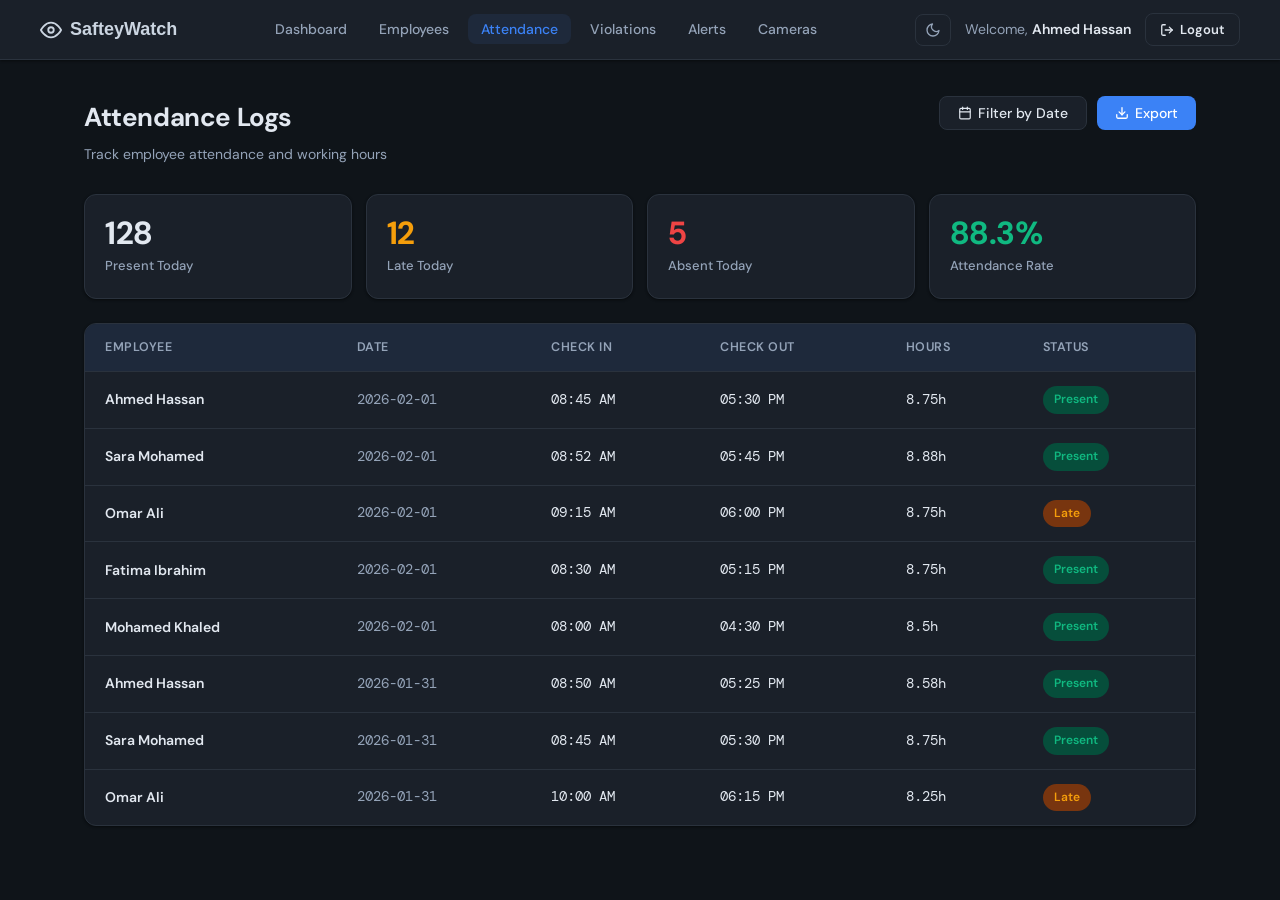
<file: safety-watch-dark/pages/attendance-logs-admin.html>
<!DOCTYPE html>
<html lang="en">
<head>
  <meta charset="UTF-8" />
  <meta name="viewport" content="width=device-width, initial-scale=1.0"/>
  <title>SafteyWatch – Attendance Logs</title>
  <link href="https://fonts.googleapis.com/css2?family=DM+Sans:wght@300;400;500;600;700&family=DM+Mono:wght@400;500&display=swap" rel="stylesheet"/>
  <link rel="stylesheet" href="../css/style-dark.css">
  <script src="https://cdn.sheetjs.com/xlsx-0.20.1/package/dist/xlsx.full.min.js"></script>
  <script>
    (function() {
      var t = localStorage.getItem('theme') || 'dark';
      document.documentElement.setAttribute('data-theme', t);
    })();
  </script>
</head>
<body>

  <nav>
    <a href="../safetywatch.html" class="nav-logo">
      <svg width="22" height="22" viewBox="0 0 24 24" fill="none" stroke="currentColor" stroke-width="2" stroke-linecap="round" stroke-linejoin="round">
        <path d="M1 12s4-8 11-8 11 8 11 8-4 8-11 8-11-8-11-8z"/>
        <circle cx="12" cy="12" r="3"/>
      </svg>
       SafteyWatch
    </a>
    <ul class="nav-links">
      <li><a href="safetywatch-dashboard.html">Dashboard</a></li>
      <li><a href="employees.html">Employees</a></li>
      <li><a href="#" class="active">Attendance</a></li>
      <li><a href="violation-logs.html">Violations</a></li>
      <li><a href="security-alerts.html">Alerts</a></li>
      <li><a href="camera-management.html">Cameras</a></li>
    </ul>
    <div class="nav-right">
      <button class="theme-toggle" onclick="toggleTheme()" title="Toggle light/dark mode">
        <svg class="icon-sun" fill="none" stroke="currentColor" stroke-width="2" stroke-linecap="round" stroke-linejoin="round" viewBox="0 0 24 24"><circle cx="12" cy="12" r="5"/><line x1="12" y1="1" x2="12" y2="3"/><line x1="12" y1="21" x2="12" y2="23"/><line x1="4.22" y1="4.22" x2="5.64" y2="5.64"/><line x1="18.36" y1="18.36" x2="19.78" y2="19.78"/><line x1="1" y1="12" x2="3" y2="12"/><line x1="21" y1="12" x2="23" y2="12"/><line x1="4.22" y1="19.78" x2="5.64" y2="18.36"/><line x1="18.36" y1="5.64" x2="19.78" y2="4.22"/></svg>
        <svg class="icon-moon" fill="none" stroke="currentColor" stroke-width="2" stroke-linecap="round" stroke-linejoin="round" viewBox="0 0 24 24"><path d="M21 12.79A9 9 0 1 1 11.21 3 7 7 0 0 0 21 12.79z"/></svg>
      </button>
      <span class="nav-welcome">Welcome, <strong>Ahmed Hassan</strong></span>
      <button class="btn-logout">
        <svg width="14" height="14" viewBox="0 0 24 24" fill="none" stroke="currentColor" stroke-width="2.2" stroke-linecap="round" stroke-linejoin="round">
          <path d="M9 21H5a2 2 0 0 1-2-2V5a2 2 0 0 1 2-2h4"/><polyline points="16 17 21 12 16 7"/><line x1="21" y1="12" x2="9" y2="12"/>
        </svg>
        Logout
      </button>
    </div>
  </nav>

  <main>
    <div class="page-header">
      <div class="page-title">
        <h1>Attendance Logs</h1>
        <p>Track employee attendance and working hours</p>
      </div>
      <div class="page-actions">
        <button class="btn btn-outline">
          <svg width="14" height="14" viewBox="0 0 24 24" fill="none" stroke="currentColor" stroke-width="2" stroke-linecap="round" stroke-linejoin="round">
            <rect x="3" y="4" width="18" height="18" rx="2"/><line x1="16" y1="2" x2="16" y2="6"/><line x1="8" y1="2" x2="8" y2="6"/><line x1="3" y1="10" x2="21" y2="10"/>
          </svg>
          Filter by Date
        </button>
        <button class="btn btn-primary" onclick="exportToExcel()">
          <svg width="14" height="14" viewBox="0 0 24 24" fill="none" stroke="currentColor" stroke-width="2.2" stroke-linecap="round" stroke-linejoin="round">
            <path d="M21 15v4a2 2 0 0 1-2 2H5a2 2 0 0 1-2-2v-4"/><polyline points="7 10 12 15 17 10"/><line x1="12" y1="15" x2="12" y2="3"/>
          </svg>
          Export
        </button>
      </div>
    </div>

    <!-- STATS -->
    <div class="stats-grid">
      <div class="stat-card">
        <div class="stat-value blue">128</div>
        <div class="stat-label">Present Today</div>
      </div>
      <div class="stat-card">
        <div class="stat-value orange">12</div>
        <div class="stat-label">Late Today</div>
      </div>
      <div class="stat-card">
        <div class="stat-value red">5</div>
        <div class="stat-label">Absent Today</div>
      </div>
      <div class="stat-card">
        <div class="stat-value green">88.3%</div>
        <div class="stat-label">Attendance Rate</div>
      </div>
    </div>

    <!-- TABLE -->
    <div class="table-card">
      <table>
        <thead>
          <tr>
            <th>Employee</th>
            <th>Date</th>
            <th>Check In</th>
            <th>Check Out</th>
            <th>Hours</th>
            <th>Status</th>
          </tr>
        </thead>
        <tbody>
          <tr>
            <td class="name-cell">Ahmed Hassan</td>
            <td class="mono secondary">2026-02-01</td>
            <td class="mono">08:45 AM</td>
            <td class="mono">05:30 PM</td>
            <td class="mono">8.75h</td>
            <td><span class="badge badge-present">Present</span></td>
          </tr>
          <tr>
            <td class="name-cell">Sara Mohamed</td>
            <td class="mono secondary">2026-02-01</td>
            <td class="mono">08:52 AM</td>
            <td class="mono">05:45 PM</td>
            <td class="mono">8.88h</td>
            <td><span class="badge badge-present">Present</span></td>
          </tr>
          <tr>
            <td class="name-cell">Omar Ali</td>
            <td class="mono secondary">2026-02-01</td>
            <td class="mono">09:15 AM</td>
            <td class="mono">06:00 PM</td>
            <td class="mono">8.75h</td>
            <td><span class="badge badge-late">Late</span></td>
          </tr>
          <tr>
            <td class="name-cell">Fatima Ibrahim</td>
            <td class="mono secondary">2026-02-01</td>
            <td class="mono">08:30 AM</td>
            <td class="mono">05:15 PM</td>
            <td class="mono">8.75h</td>
            <td><span class="badge badge-present">Present</span></td>
          </tr>
          <tr>
            <td class="name-cell">Mohamed Khaled</td>
            <td class="mono secondary">2026-02-01</td>
            <td class="mono">08:00 AM</td>
            <td class="mono">04:30 PM</td>
            <td class="mono">8.5h</td>
            <td><span class="badge badge-present">Present</span></td>
          </tr>
          <tr>
            <td class="name-cell">Ahmed Hassan</td>
            <td class="mono secondary">2026-01-31</td>
            <td class="mono">08:50 AM</td>
            <td class="mono">05:25 PM</td>
            <td class="mono">8.58h</td>
            <td><span class="badge badge-present">Present</span></td>
          </tr>
          <tr>
            <td class="name-cell">Sara Mohamed</td>
            <td class="mono secondary">2026-01-31</td>
            <td class="mono">08:45 AM</td>
            <td class="mono">05:30 PM</td>
            <td class="mono">8.75h</td>
            <td><span class="badge badge-present">Present</span></td>
          </tr>
          <tr>
            <td class="name-cell">Omar Ali</td>
            <td class="mono secondary">2026-01-31</td>
            <td class="mono">10:00 AM</td>
            <td class="mono">06:15 PM</td>
            <td class="mono">8.25h</td>
            <td><span class="badge badge-late">Late</span></td>
          </tr>
        </tbody>
      </table>
    </div>
  </main>

  <script>
    function exportToExcel() {
      const table = document.querySelector('table');
      const wb = XLSX.utils.table_to_book(table, { sheet: "Attendance Logs" });
      XLSX.writeFile(wb, "attendance-logs.xlsx");
    }
  </script>
  <script>
  function toggleTheme() {
    var html = document.documentElement;
    var current = html.getAttribute('data-theme');
    var next = current === 'light' ? 'dark' : 'light';
    html.setAttribute('data-theme', next);
    localStorage.setItem('theme', next);
  }
  </script>

</body>
</html>
</file>
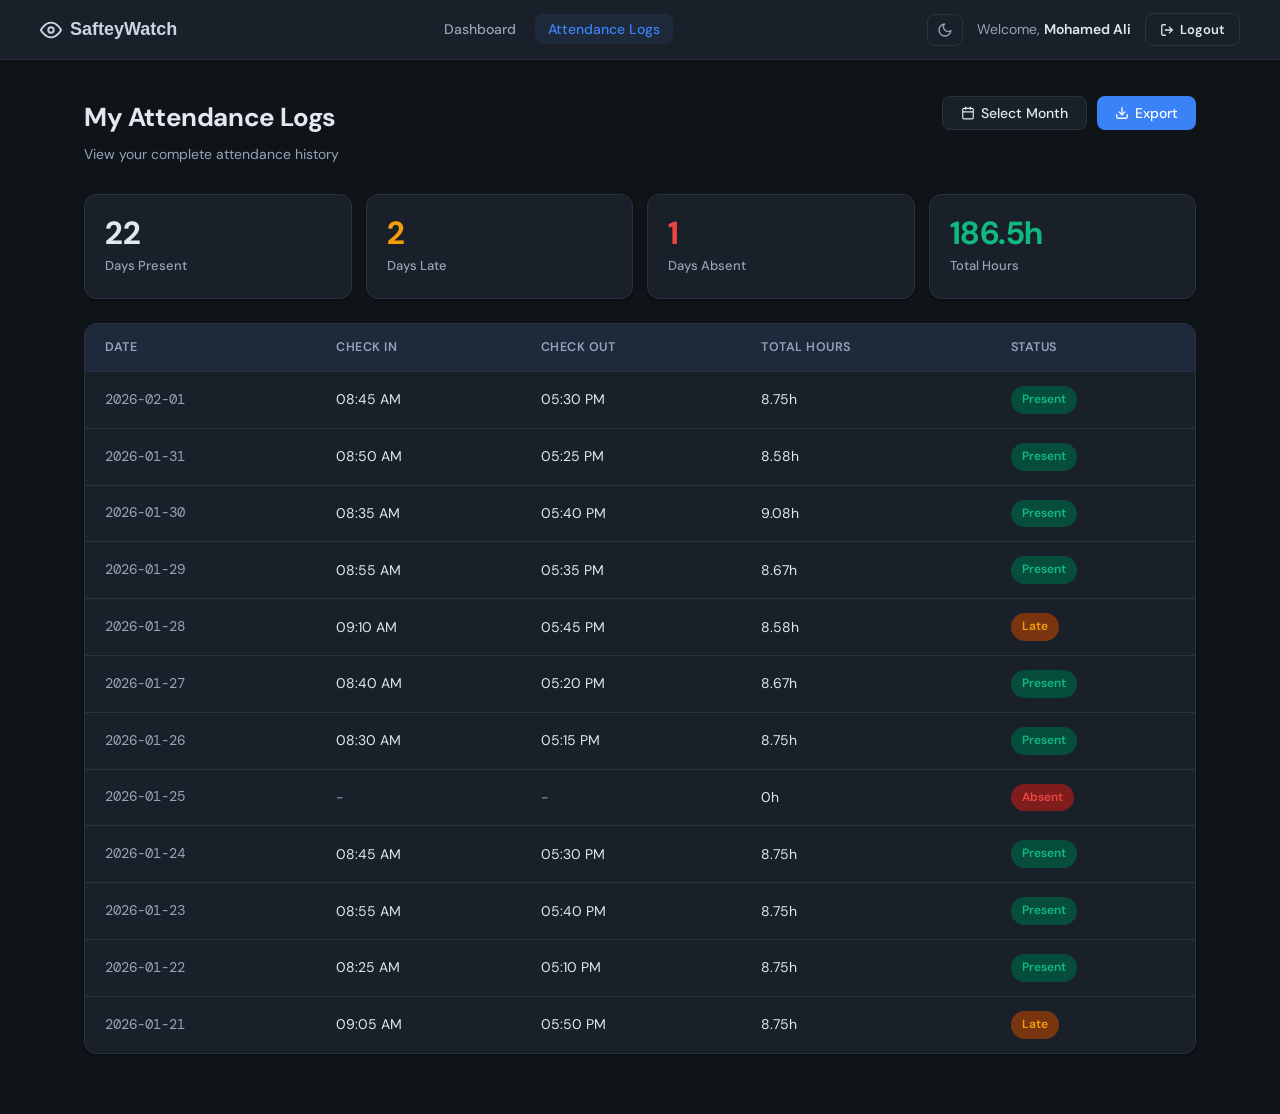
<file: safety-watch-dark/pages/attendance-logs.html>
<!DOCTYPE html>
<html lang="en">
<head>
  <meta charset="UTF-8" />
  <meta name="viewport" content="width=device-width, initial-scale=1.0"/>
  <title>SafteyWatch – Attendance Logs</title>
  <link href="https://fonts.googleapis.com/css2?family=DM+Sans:wght@300;400;500;600;700&family=DM+Mono:wght@400;500&display=swap" rel="stylesheet"/>
 <link rel="stylesheet" href="../css/style-dark.css">
 <script src="https://cdn.sheetjs.com/xlsx-0.20.1/package/dist/xlsx.full.min.js"></script>
 <script>
   (function() {
     var t = localStorage.getItem('theme') || 'dark';
     document.documentElement.setAttribute('data-theme', t);
   })();
 </script>
</head>
<body>

  <!-- NAV -->
  <nav>
    <a href="../safetywatch.html" class="nav-logo">
      <svg viewBox="0 0 24 24" fill="none" stroke="currentColor" stroke-width="2" stroke-linecap="round" stroke-linejoin="round">
        <path d="M1 12s4-8 11-8 11 8 11 8-4 8-11 8-11-8-11-8z"/>
        <circle cx="12" cy="12" r="3"/>
      </svg>
      SafteyWatch
    </a>
    <ul class="nav-links">
      <li><a href="safetywatch-my-dashboard.html">Dashboard</a></li>
      <li><a href="#" class="active">Attendance Logs</a></li>
    </ul>
    <div class="nav-right">
      <button class="theme-toggle" onclick="toggleTheme()" title="Toggle light/dark mode">
        <svg class="icon-sun" fill="none" stroke="currentColor" stroke-width="2" stroke-linecap="round" stroke-linejoin="round" viewBox="0 0 24 24"><circle cx="12" cy="12" r="5"/><line x1="12" y1="1" x2="12" y2="3"/><line x1="12" y1="21" x2="12" y2="23"/><line x1="4.22" y1="4.22" x2="5.64" y2="5.64"/><line x1="18.36" y1="18.36" x2="19.78" y2="19.78"/><line x1="1" y1="12" x2="3" y2="12"/><line x1="21" y1="12" x2="23" y2="12"/><line x1="4.22" y1="19.78" x2="5.64" y2="18.36"/><line x1="18.36" y1="5.64" x2="19.78" y2="4.22"/></svg>
        <svg class="icon-moon" fill="none" stroke="currentColor" stroke-width="2" stroke-linecap="round" stroke-linejoin="round" viewBox="0 0 24 24"><path d="M21 12.79A9 9 0 1 1 11.21 3 7 7 0 0 0 21 12.79z"/></svg>
      </button>
      <span class="nav-welcome">Welcome, <strong>Mohamed Ali</strong></span>
      <button class="btn-logout">
        <svg width="14" height="14" viewBox="0 0 24 24" fill="none" stroke="currentColor" stroke-width="2.2" stroke-linecap="round" stroke-linejoin="round">
          <path d="M9 21H5a2 2 0 0 1-2-2V5a2 2 0 0 1 2-2h4"/><polyline points="16 17 21 12 16 7"/><line x1="21" y1="12" x2="9" y2="12"/>
        </svg>
        Logout
      </button>
    </div>
  </nav>

  <!-- MAIN -->
  <main>
    <div class="page-header">
      <div class="page-title">
        <h1>My Attendance Logs</h1>
        <p>View your complete attendance history</p>
      </div>
      <div class="page-actions">
        <button class="btn btn-outline" id="selectMonthBtn">
          <svg width="14" height="14" viewBox="0 0 24 24" fill="none" stroke="currentColor" stroke-width="2" stroke-linecap="round" stroke-linejoin="round">
            <rect x="3" y="4" width="18" height="18" rx="2" ry="2"/><line x1="16" y1="2" x2="16" y2="6"/><line x1="8" y1="2" x2="8" y2="6"/><line x1="3" y1="10" x2="21" y2="10"/>
          </svg>
          <span id="monthBtnText">Select Month</span>
        </button>
        <button class="btn btn-primary" id="exportBtn">
          <svg width="14" height="14" viewBox="0 0 24 24" fill="none" stroke="currentColor" stroke-width="2.2" stroke-linecap="round" stroke-linejoin="round">
            <path d="M21 15v4a2 2 0 0 1-2 2H5a2 2 0 0 1-2-2v-4"/><polyline points="7 10 12 15 17 10"/><line x1="12" y1="15" x2="12" y2="3"/>
          </svg>
          Export
        </button>
      </div>
    </div>

    <!-- MONTH PICKER MODAL -->
    <div class="modal-overlay" id="monthPickerOverlay">
      <div class="modal-box">
        <div class="modal-header">
          <h3>Select Month</h3>
          <button class="modal-close" id="closeMonthPicker">&times;</button>
        </div>
        <div class="modal-body">
          <input type="month" id="monthInput" class="month-input">
          <div class="modal-actions">
            <button class="btn btn-outline" id="clearMonthBtn">Clear Filter</button>
            <button class="btn btn-primary" id="applyMonthBtn">Apply</button>
          </div>
        </div>
      </div>
    </div>
    </div>

    <!-- STATS -->
    <div class="stats-grid">
      <div class="stat-card">
        <div class="stat-value blue">22</div>
        <div class="stat-label">Days Present</div>
      </div>
      <div class="stat-card">
        <div class="stat-value orange">2</div>
        <div class="stat-label">Days Late</div>
      </div>
      <div class="stat-card">
        <div class="stat-value red">1</div>
        <div class="stat-label">Days Absent</div>
      </div>
      <div class="stat-card">
        <div class="stat-value green">186.5h</div>
        <div class="stat-label">Total Hours</div>
      </div>
    </div>

    <!-- TABLE -->
    <div class="table-card">
      <table>
        <thead>
          <tr>
            <th>Date</th>
            <th>Check In</th>
            <th>Check Out</th>
            <th>Total Hours</th>
            <th>Status</th>
          </tr>
        </thead>
        <tbody id="tableBody"></tbody>
      </table>
    </div>
  </main>

  <script>
    const rows = [
      { date: "2026-02-01", in: "08:45 AM", out: "05:30 PM", hours: "8.75h", status: "Present" },
      { date: "2026-01-31", in: "08:50 AM", out: "05:25 PM", hours: "8.58h", status: "Present" },
      { date: "2026-01-30", in: "08:35 AM", out: "05:40 PM", hours: "9.08h", status: "Present" },
      { date: "2026-01-29", in: "08:55 AM", out: "05:35 PM", hours: "8.67h", status: "Present" },
      { date: "2026-01-28", in: "09:10 AM", out: "05:45 PM", hours: "8.58h", status: "Late"    },
      { date: "2026-01-27", in: "08:40 AM", out: "05:20 PM", hours: "8.67h", status: "Present" },
      { date: "2026-01-26", in: "08:30 AM", out: "05:15 PM", hours: "8.75h", status: "Present" },
      { date: "2026-01-25", in: "-",        out: "-",        hours: "0h",    status: "Absent"  },
      { date: "2026-01-24", in: "08:45 AM", out: "05:30 PM", hours: "8.75h", status: "Present" },
      { date: "2026-01-23", in: "08:55 AM", out: "05:40 PM", hours: "8.75h", status: "Present" },
      { date: "2026-01-22", in: "08:25 AM", out: "05:10 PM", hours: "8.75h", status: "Present" },
      { date: "2026-01-21", in: "09:05 AM", out: "05:50 PM", hours: "8.75h", status: "Late"    },
    ];

    const badgeClass = { Present: "badge-present", Late: "badge-late", Absent: "badge-absent" };
    let selectedMonth = null;

    function renderTable(filteredRows) {
      const tbody = document.getElementById("tableBody");
      tbody.innerHTML = "";
      filteredRows.forEach(r => {
        const isDash = r.in === "-";
        tbody.innerHTML += `
        <tr>
          <td class="date-cell">${r.date}</td>
          <td class="${isDash ? 'dash-cell' : ''}">${r.in}</td>
          <td class="${isDash ? 'dash-cell' : ''}">${r.out}</td>
          <td>${r.hours}</td>
          <td><span class="badge ${badgeClass[r.status]}">${r.status}</span></td>
        </tr>`;
      });
    }

    function filterByMonth(month) {
      if (!month) return rows;
      return rows.filter(r => r.date.startsWith(month));
    }

    renderTable(rows);

    // Month picker modal
    const overlay = document.getElementById("monthPickerOverlay");
    const monthInput = document.getElementById("monthInput");
    const monthBtnText = document.getElementById("monthBtnText");

    document.getElementById("selectMonthBtn").addEventListener("click", () => {
      overlay.style.display = "flex";
      if (selectedMonth) monthInput.value = selectedMonth;
    });

    document.getElementById("closeMonthPicker").addEventListener("click", () => {
      overlay.style.display = "none";
    });

    overlay.addEventListener("click", (e) => {
      if (e.target === overlay) overlay.style.display = "none";
    });

    document.getElementById("clearMonthBtn").addEventListener("click", () => {
      selectedMonth = null;
      monthBtnText.textContent = "Select Month";
      monthInput.value = "";
      renderTable(rows);
      overlay.style.display = "none";
    });

    document.getElementById("applyMonthBtn").addEventListener("click", () => {
      selectedMonth = monthInput.value;
      if (selectedMonth) {
        const [year, month] = selectedMonth.split("-");
        const monthNames = ["Jan","Feb","Mar","Apr","May","Jun","Jul","Aug","Sep","Oct","Nov","Dec"];
        monthBtnText.textContent = `${monthNames[parseInt(month)-1]} ${year}`;
        renderTable(filterByMonth(selectedMonth));
      }
      overlay.style.display = "none";
    });

    // Export to Excel
    document.getElementById("exportBtn").addEventListener("click", () => {
      const dataToExport = selectedMonth ? filterByMonth(selectedMonth) : rows;
      const exportData = dataToExport.map(r => ({
        "Date": r.date,
        "Check In": r.in,
        "Check Out": r.out,
        "Total Hours": r.hours,
        "Status": r.status
      }));
      const ws = XLSX.utils.json_to_sheet(exportData);
      const wb = XLSX.utils.book_new();
      XLSX.utils.book_append_sheet(wb, ws, "Attendance");
      XLSX.writeFile(wb, "attendance-logs.xlsx");
    });
  </script>

  <style>
    .modal-overlay {
      display: none;
      position: fixed;
      top: 0; left: 0; right: 0; bottom: 0;
      background: rgba(0,0,0,0.7);
      z-index: 1000;
      align-items: center;
      justify-content: center;
    }
    .modal-box {
      background: #1e293b;
      border: 1px solid #334155;
      border-radius: 12px;
      padding: 24px;
      min-width: 320px;
    }
    .modal-header {
      display: flex;
      justify-content: space-between;
      align-items: center;
      margin-bottom: 20px;
    }
    .modal-header h3 { margin: 0; font-size: 18px; color: #e2e8f0; }
    .modal-close {
      background: none;
      border: none;
      color: #94a3b8;
      font-size: 24px;
      cursor: pointer;
      line-height: 1;
    }
    .modal-close:hover { color: #e2e8f0; }
    .month-input {
      width: 100%;
      padding: 10px 14px;
      border: 1px solid #334155;
      border-radius: 8px;
      background: #0f172a;
      color: #e2e8f0;
      font-size: 16px;
      box-sizing: border-box;
    }
    .month-input:focus { outline: none; border-color: #3b82f6; }
    .modal-actions {
      display: flex;
      gap: 10px;
      margin-top: 20px;
      justify-content: flex-end;
    }
  </style>
  <script>
  function toggleTheme() {
    var html = document.documentElement;
    var current = html.getAttribute('data-theme');
    var next = current === 'light' ? 'dark' : 'light';
    html.setAttribute('data-theme', next);
    localStorage.setItem('theme', next);
  }
  </script>
</body>
</html>
</file>
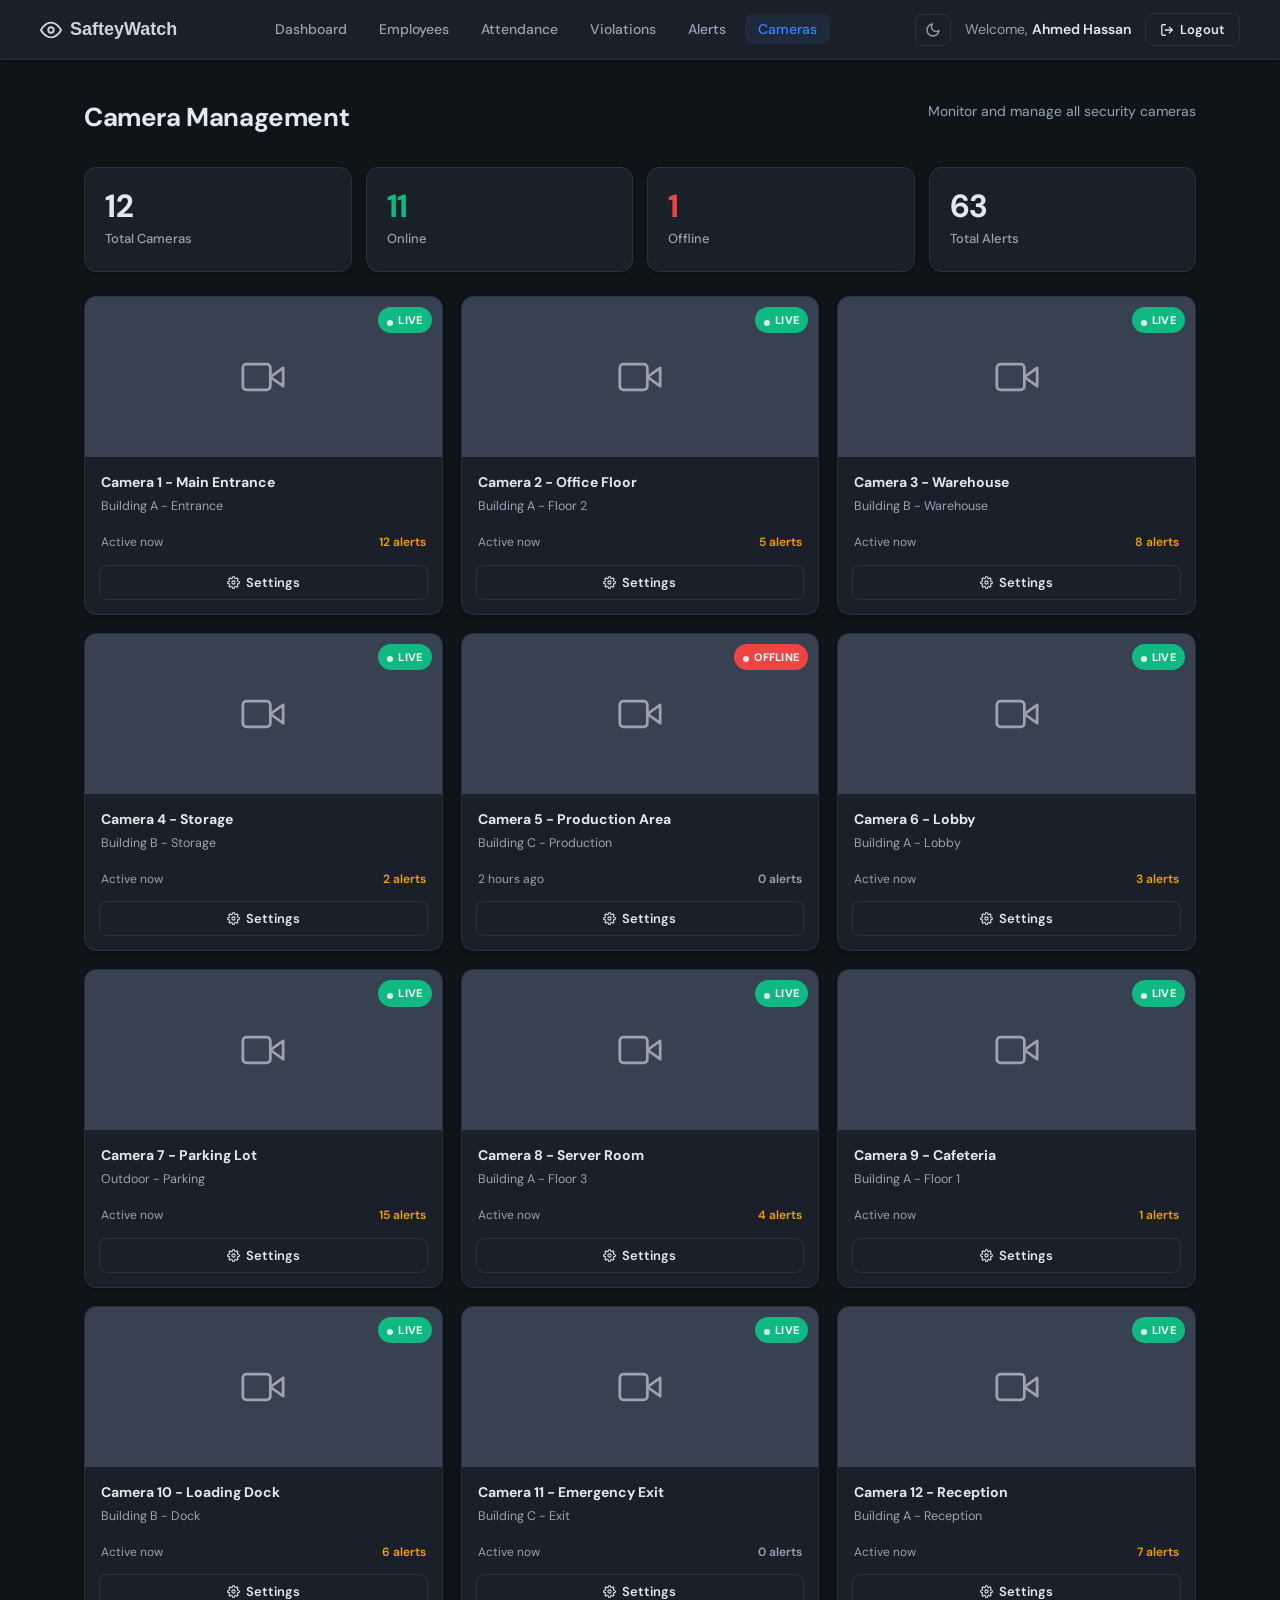
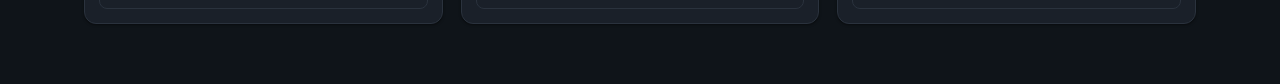
<file: safety-watch-dark/pages/camera-management.html>
<!DOCTYPE html>
<html lang="en">
<head>
  <meta charset="UTF-8" />
  <meta name="viewport" content="width=device-width, initial-scale=1.0"/>
  <title>SafteyWatch – Camera Management</title>
  <link href="https://fonts.googleapis.com/css2?family=DM+Sans:wght@300;400;500;600;700&family=DM+Mono:wght@400;500&display=swap" rel="stylesheet"/>
 <link rel="stylesheet" href="../css/style-dark.css">
 <script>
   (function() {
     var t = localStorage.getItem('theme') || 'dark';
     document.documentElement.setAttribute('data-theme', t);
   })();
 </script>
</head>
<body>

  <nav>
    <a href="../safetywatch.html" class="nav-logo">
      <svg width="22" height="22" viewBox="0 0 24 24" fill="none" stroke="currentColor" stroke-width="2" stroke-linecap="round" stroke-linejoin="round">
        <path d="M1 12s4-8 11-8 11 8 11 8-4 8-11 8-11-8-11-8z"/>
        <circle cx="12" cy="12" r="3"/>
      </svg>
      SafteyWatch
    </a>
    <ul class="nav-links">
      <li><a href="safetywatch-dashboard.html">Dashboard</a></li>
      <li><a href="employees.html">Employees</a></li>
      <li><a href="attendance-logs-admin.html">Attendance</a></li>
      <li><a href="violation-logs.html">Violations</a></li>
      <li><a href="security-alerts.html">Alerts</a></li>
      <li><a href="#" class="active">Cameras</a></li>
    </ul>
    <div class="nav-right">
      <button class="theme-toggle" onclick="toggleTheme()" title="Toggle light/dark mode">
        <svg class="icon-sun" fill="none" stroke="currentColor" stroke-width="2" stroke-linecap="round" stroke-linejoin="round" viewBox="0 0 24 24"><circle cx="12" cy="12" r="5"/><line x1="12" y1="1" x2="12" y2="3"/><line x1="12" y1="21" x2="12" y2="23"/><line x1="4.22" y1="4.22" x2="5.64" y2="5.64"/><line x1="18.36" y1="18.36" x2="19.78" y2="19.78"/><line x1="1" y1="12" x2="3" y2="12"/><line x1="21" y1="12" x2="23" y2="12"/><line x1="4.22" y1="19.78" x2="5.64" y2="18.36"/><line x1="18.36" y1="5.64" x2="19.78" y2="4.22"/></svg>
        <svg class="icon-moon" fill="none" stroke="currentColor" stroke-width="2" stroke-linecap="round" stroke-linejoin="round" viewBox="0 0 24 24"><path d="M21 12.79A9 9 0 1 1 11.21 3 7 7 0 0 0 21 12.79z"/></svg>
      </button>
      <span class="nav-welcome">Welcome, <strong>Ahmed Hassan</strong></span>
      <button class="btn-logout">
        <svg width="14" height="14" viewBox="0 0 24 24" fill="none" stroke="currentColor" stroke-width="2.2" stroke-linecap="round" stroke-linejoin="round">
          <path d="M9 21H5a2 2 0 0 1-2-2V5a2 2 0 0 1 2-2h4"/><polyline points="16 17 21 12 16 7"/><line x1="21" y1="12" x2="9" y2="12"/>
        </svg>
        Logout
      </button>
    </div>
  </nav>

  <main>
    <div class="page-header">
      <h1>Camera Management</h1>
      <p>Monitor and manage all security cameras</p>
    </div>

    <div class="stats-grid">
      <div class="stat-card">
        <div class="stat-value dark">12</div>
        <div class="stat-label">Total Cameras</div>
      </div>
      <div class="stat-card">
        <div class="stat-value green">11</div>
        <div class="stat-label">Online</div>
      </div>
      <div class="stat-card">
        <div class="stat-value red">1</div>
        <div class="stat-label">Offline</div>
      </div>
      <div class="stat-card">
        <div class="stat-value dark">63</div>
        <div class="stat-label">Total Alerts</div>
      </div>
    </div>

    <div class="cameras-grid" id="cameraGrid"></div>
  </main>

  <script>
    const cameras = [
      { id: 1,  name: "Camera 1 - Main Entrance",   loc: "Building A - Entrance",  status: "live",    time: "Active now",   alerts: 12 },
      { id: 2,  name: "Camera 2 - Office Floor",    loc: "Building A - Floor 2",   status: "live",    time: "Active now",   alerts: 5  },
      { id: 3,  name: "Camera 3 - Warehouse",       loc: "Building B - Warehouse", status: "live",    time: "Active now",   alerts: 8  },
      { id: 4,  name: "Camera 4 - Storage",         loc: "Building B - Storage",   status: "live",    time: "Active now",   alerts: 2  },
      { id: 5,  name: "Camera 5 - Production Area", loc: "Building C - Production",status: "offline", time: "2 hours ago",  alerts: 0  },
      { id: 6,  name: "Camera 6 - Lobby",           loc: "Building A - Lobby",     status: "live",    time: "Active now",   alerts: 3  },
      { id: 7,  name: "Camera 7 - Parking Lot",     loc: "Outdoor - Parking",      status: "live",    time: "Active now",   alerts: 15 },
      { id: 8,  name: "Camera 8 - Server Room",     loc: "Building A - Floor 3",   status: "live",    time: "Active now",   alerts: 4  },
      { id: 9,  name: "Camera 9 - Cafeteria",       loc: "Building A - Floor 1",   status: "live",    time: "Active now",   alerts: 1  },
      { id: 10, name: "Camera 10 - Loading Dock",   loc: "Building B - Dock",      status: "live",    time: "Active now",   alerts: 6  },
      { id: 11, name: "Camera 11 - Emergency Exit", loc: "Building C - Exit",      status: "live",    time: "Active now",   alerts: 0  },
      { id: 12, name: "Camera 12 - Reception",      loc: "Building A - Reception", status: "live",    time: "Active now",   alerts: 7  },
    ];

    const grid = document.getElementById("cameraGrid");

    cameras.forEach(cam => {
      const isLive = cam.status === "live";
      grid.innerHTML += `
        <div class="camera-card">
          <div class="camera-feed">
            <svg viewBox="0 0 24 24" fill="none" stroke="currentColor" stroke-width="1.5" stroke-linecap="round" stroke-linejoin="round">
              <path d="M23 7l-7 5 7 5V7z"/><rect x="1" y="5" width="15" height="14" rx="2" ry="2"/>
            </svg>
            <div class="feed-badge ${isLive ? 'live' : 'offline'}">
              <div class="dot"></div>
              ${isLive ? 'LIVE' : 'OFFLINE'}
            </div>
          </div>
          <div class="camera-info">
            <div class="camera-name">${cam.name}</div>
            <div class="camera-location">${cam.loc}</div>
          </div>
          <div class="camera-status-row">
            <span class="status-time">${cam.time}</span>
            <span class="alerts-count ${cam.alerts === 0 ? 'zero' : ''}">${cam.alerts} alerts</span>
          </div>
          <div class="camera-footer">
            <button class="btn-settings">
              <svg width="13" height="13" viewBox="0 0 24 24" fill="none" stroke="currentColor" stroke-width="2" stroke-linecap="round" stroke-linejoin="round">
                <circle cx="12" cy="12" r="3"/><path d="M19.4 15a1.65 1.65 0 0 0 .33 1.82l.06.06a2 2 0 0 1-2.83 2.83l-.06-.06a1.65 1.65 0 0 0-1.82-.33 1.65 1.65 0 0 0-1 1.51V21a2 2 0 0 1-4 0v-.09A1.65 1.65 0 0 0 9 19.4a1.65 1.65 0 0 0-1.82.33l-.06.06a2 2 0 0 1-2.83-2.83l.06-.06A1.65 1.65 0 0 0 4.68 15a1.65 1.65 0 0 0-1.51-1H3a2 2 0 0 1 0-4h.09A1.65 1.65 0 0 0 4.6 9a1.65 1.65 0 0 0-.33-1.82l-.06-.06a2 2 0 0 1 2.83-2.83l.06.06A1.65 1.65 0 0 0 9 4.68a1.65 1.65 0 0 0 1-1.51V3a2 2 0 0 1 4 0v.09a1.65 1.65 0 0 0 1 1.51 1.65 1.65 0 0 0 1.82-.33l.06-.06a2 2 0 0 1 2.83 2.83l-.06.06A1.65 1.65 0 0 0 19.4 9a1.65 1.65 0 0 0 1.51 1H21a2 2 0 0 1 0 4h-.09a1.65 1.65 0 0 0-1.51 1z"/>
              </svg>
              Settings
            </button>
          </div>
        </div>`;
    });
  </script>
  <script>
  function toggleTheme() {
    var html = document.documentElement;
    var current = html.getAttribute('data-theme');
    var next = current === 'light' ? 'dark' : 'light';
    html.setAttribute('data-theme', next);
    localStorage.setItem('theme', next);
  }
  </script>

</body>
</html>
</file>
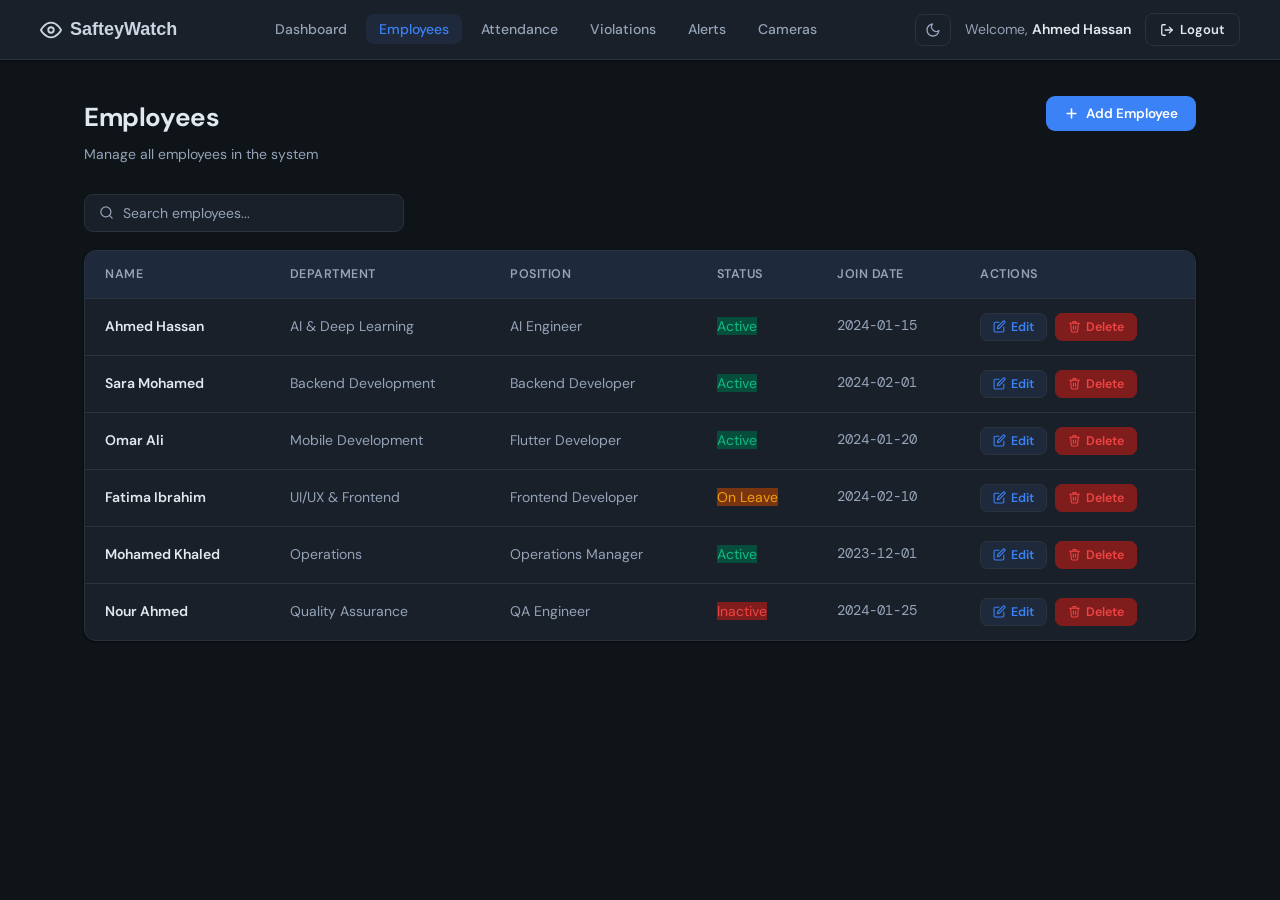
<file: safety-watch-dark/pages/employees.html>
<!DOCTYPE html>
<html lang="en">
<head>
  <meta charset="UTF-8" />
  <meta name="viewport" content="width=device-width, initial-scale=1.0"/>
  <title>SafteyWatch – Employees</title>
  <link href="https://fonts.googleapis.com/css2?family=DM+Sans:wght@300;400;500;600;700&family=DM+Mono:wght@400;500&display=swap" rel="stylesheet"/>
  <link rel="stylesheet" href="../css/style-dark.css">
  <script>
    (function() {
      var t = localStorage.getItem('theme') || 'dark';
      document.documentElement.setAttribute('data-theme', t);
    })();
  </script>
</head>
<body>

  <!-- NAV -->
  <nav>
    <a href="../safetywatch.html" class="nav-logo">
      <svg viewBox="0 0 24 24" fill="none" stroke="currentColor" stroke-width="2" stroke-linecap="round" stroke-linejoin="round">
        <path d="M1 12s4-8 11-8 11 8 11 8-4 8-11 8-11-8-11-8z"/>
        <circle cx="12" cy="12" r="3"/>
      </svg>
      SafteyWatch
    </a>
    <ul class="nav-links">
      <li><a href="safetywatch-dashboard.html">Dashboard</a></li>
      <li><a href="#" class="active">Employees</a></li>
      <li><a href="attendance-logs-admin.html">Attendance</a></li>
      <li><a href="violation-logs.html">Violations</a></li>
      <li><a href="security-alerts.html">Alerts</a></li>
      <li><a href="camera-management.html">Cameras</a></li>
    </ul>
    <div class="nav-right">
      <button class="theme-toggle" onclick="toggleTheme()" title="Toggle light/dark mode">
        <svg class="icon-sun" fill="none" stroke="currentColor" stroke-width="2" stroke-linecap="round" stroke-linejoin="round" viewBox="0 0 24 24"><circle cx="12" cy="12" r="5"/><line x1="12" y1="1" x2="12" y2="3"/><line x1="12" y1="21" x2="12" y2="23"/><line x1="4.22" y1="4.22" x2="5.64" y2="5.64"/><line x1="18.36" y1="18.36" x2="19.78" y2="19.78"/><line x1="1" y1="12" x2="3" y2="12"/><line x1="21" y1="12" x2="23" y2="12"/><line x1="4.22" y1="19.78" x2="5.64" y2="18.36"/><line x1="18.36" y1="5.64" x2="19.78" y2="4.22"/></svg>
        <svg class="icon-moon" fill="none" stroke="currentColor" stroke-width="2" stroke-linecap="round" stroke-linejoin="round" viewBox="0 0 24 24"><path d="M21 12.79A9 9 0 1 1 11.21 3 7 7 0 0 0 21 12.79z"/></svg>
      </button>
      <span class="nav-welcome">Welcome, <strong>Ahmed Hassan</strong></span>
      <button class="btn-logout">
        <svg width="14" height="14" viewBox="0 0 24 24" fill="none" stroke="currentColor" stroke-width="2.2" stroke-linecap="round" stroke-linejoin="round">
          <path d="M9 21H5a2 2 0 0 1-2-2V5a2 2 0 0 1 2-2h4"/><polyline points="16 17 21 12 16 7"/><line x1="21" y1="12" x2="9" y2="12"/>
        </svg>
        Logout
      </button>
    </div>
  </nav>

  <!-- MAIN -->
  <main>
    <div class="page-header">
      <div class="page-title">
        <h1>Employees</h1>
        <p>Manage all employees in the system</p>
      </div>
      <button class="btn-add" onclick="document.getElementById('modal').classList.add('open')">
        <svg width="15" height="15" viewBox="0 0 24 24" fill="none" stroke="currentColor" stroke-width="2.5" stroke-linecap="round" stroke-linejoin="round">
          <line x1="12" y1="5" x2="12" y2="19"/><line x1="5" y1="12" x2="19" y2="12"/>
        </svg>
        Add Employee
      </button>
    </div>

    <!-- SEARCH -->
    <div class="search-wrap">
      <div class="search-input">
        <svg width="15" height="15" viewBox="0 0 24 24" fill="none" stroke="currentColor" stroke-width="2" stroke-linecap="round" stroke-linejoin="round">
          <circle cx="11" cy="11" r="8"/><line x1="21" y1="21" x2="16.65" y2="16.65"/>
        </svg>
        <input type="text" id="searchInput" placeholder="Search employees..." oninput="filterTable()"/>
      </div>
    </div>

    <!-- TABLE -->
    <div class="table-card">
      <table>
        <thead>
          <tr>
            <th>Name</th>
            <th>Department</th>
            <th>Position</th>
            <th>Status</th>
            <th>Join Date</th>
            <th>Actions</th>
          </tr>
        </thead>
        <tbody id="tableBody"></tbody>
      </table>
    </div>
  </main>

  <!-- ADD EMPLOYEE MODAL -->
  <div class="modal-overlay" id="modal">
    <div class="modal">
      <h2>Add New Employee</h2>
      <div class="form-group">
        <label>Full Name</label>
        <input type="text" id="newName" placeholder="e.g. Ahmed Hassan"/>
      </div>
      <div class="form-group">
        <label>Department</label>
        <input type="text" id="newDept" placeholder="e.g. Backend Development"/>
      </div>
      <div class="form-group">
        <label>Position</label>
        <input type="text" id="newPos" placeholder="e.g. Backend Developer"/>
      </div>
      <div class="form-group">
        <label>Status</label>
        <select id="newStatus">
          <option value="Active">Active</option>
          <option value="Inactive">Inactive</option>
          <option value="On Leave">On Leave</option>
        </select>
      </div>
      <div class="form-group">
        <label>Join Date</label>
        <input type="date" id="newDate"/>
      </div>
      <div class="modal-actions">
        <button class="btn-cancel" onclick="document.getElementById('modal').classList.remove('open'); resetModal()">Cancel</button>
        <button class="btn-save" onclick="addEmployee()">Add Employee</button>
      </div>
    </div>
  </div>

  <script>
    let employees = [
      { name: "Ahmed Hassan",   dept: "AI & Deep Learning",    pos: "AI Engineer",         status: "Active",   date: "2024-01-15" },
      { name: "Sara Mohamed",   dept: "Backend Development",   pos: "Backend Developer",   status: "Active",   date: "2024-02-01" },
      { name: "Omar Ali",       dept: "Mobile Development",    pos: "Flutter Developer",   status: "Active",   date: "2024-01-20" },
      { name: "Fatima Ibrahim", dept: "UI/UX & Frontend",      pos: "Frontend Developer",  status: "On Leave", date: "2024-02-10" },
      { name: "Mohamed Khaled", dept: "Operations",            pos: "Operations Manager",  status: "Active",   date: "2023-12-01" },
      { name: "Nour Ahmed",     dept: "Quality Assurance",     pos: "QA Engineer",         status: "Inactive", date: "2024-01-25" },
    ];

    function badgeClass(status) {
      if (status === "Inactive") return "badge-inactive";
      if (status === "On Leave") return "badge-onleave";
      return "badge-active";
    }

    function renderTable(data) {
      const tbody = document.getElementById("tableBody");
      tbody.innerHTML = data.map((e, i) => `
        <tr>
          <td class="name-cell">${e.name}</td>
          <td class="dept-cell">${e.dept}</td>
          <td class="pos-cell">${e.pos}</td>
          <td><span class="${badgeClass(e.status)}">${e.status}</span></td>
          <td class="date-cell">${e.date}</td>
          <td>
            <div class="actions-cell">
              <button class="btn-edit" onclick="editEmployee(${i})">
                <svg viewBox="0 0 24 24" fill="none" stroke="currentColor" stroke-width="2" stroke-linecap="round" stroke-linejoin="round">
                  <path d="M11 4H4a2 2 0 0 0-2 2v14a2 2 0 0 0 2 2h14a2 2 0 0 0 2-2v-7"/>
                  <path d="M18.5 2.5a2.121 2.121 0 0 1 3 3L12 15l-4 1 1-4 9.5-9.5z"/>
                </svg>
                Edit
              </button>
              <button class="btn-delete" onclick="deleteEmployee(${i})">
                <svg viewBox="0 0 24 24" fill="none" stroke="currentColor" stroke-width="2" stroke-linecap="round" stroke-linejoin="round">
                  <polyline points="3 6 5 6 21 6"/><path d="M19 6l-1 14a2 2 0 0 1-2 2H8a2 2 0 0 1-2-2L5 6"/>
                  <path d="M10 11v6M14 11v6"/><path d="M9 6V4a1 1 0 0 1 1-1h4a1 1 0 0 1 1 1v2"/>
                </svg>
                Delete
              </button>
            </div>
          </td>
        </tr>
      `).join("");
    }

    function deleteEmployee(index) {
      employees.splice(index, 1);
      renderTable(employees);
    }

    function editEmployee(index) {
      const e = employees[index];
      document.getElementById("newName").value   = e.name;
      document.getElementById("newDept").value   = e.dept;
      document.getElementById("newPos").value    = e.pos;
      document.getElementById("newStatus").value = e.status;
      document.getElementById("newDate").value   = e.date;
      document.querySelector(".modal h2").textContent = "Edit Employee";
      document.querySelector(".btn-save").onclick = function() {
        employees[index] = {
          name:   document.getElementById("newName").value.trim(),
          dept:   document.getElementById("newDept").value.trim(),
          pos:    document.getElementById("newPos").value.trim(),
          status: document.getElementById("newStatus").value,
          date:   document.getElementById("newDate").value,
        };
        renderTable(employees);
        document.getElementById("modal").classList.remove("open");
        resetModal();
      };
      document.getElementById("modal").classList.add("open");
    }

    function resetModal() {
      document.querySelector(".modal h2").textContent = "Add New Employee";
      document.querySelector(".btn-save").onclick = addEmployee;
      ["newName","newDept","newPos","newDate"].forEach(id => document.getElementById(id).value = "");
      document.getElementById("newStatus").value = "Active";
    }

    function filterTable() {
      const q = document.getElementById("searchInput").value.toLowerCase();
      renderTable(employees.filter(e =>
        e.name.toLowerCase().includes(q) ||
        e.dept.toLowerCase().includes(q) ||
        e.pos.toLowerCase().includes(q)
      ));
    }

    function addEmployee() {
      const name   = document.getElementById("newName").value.trim();
      const dept   = document.getElementById("newDept").value.trim();
      const pos    = document.getElementById("newPos").value.trim();
      const status = document.getElementById("newStatus").value;
      const date   = document.getElementById("newDate").value;
      if (!name || !dept || !pos || !date) return alert("Please fill all fields.");
      employees.unshift({ name, dept, pos, status, date });
      renderTable(employees);
      document.getElementById("modal").classList.remove("open");
      resetModal();
    }

    document.getElementById("modal").addEventListener("click", function(e) {
      if (e.target === this) { this.classList.remove("open"); resetModal(); }
    });

    renderTable(employees);
  </script>
  <script>
  function toggleTheme() {
    var html = document.documentElement;
    var current = html.getAttribute('data-theme');
    var next = current === 'light' ? 'dark' : 'light';
    html.setAttribute('data-theme', next);
    localStorage.setItem('theme', next);
  }
  </script>
</body>
</html>
</file>
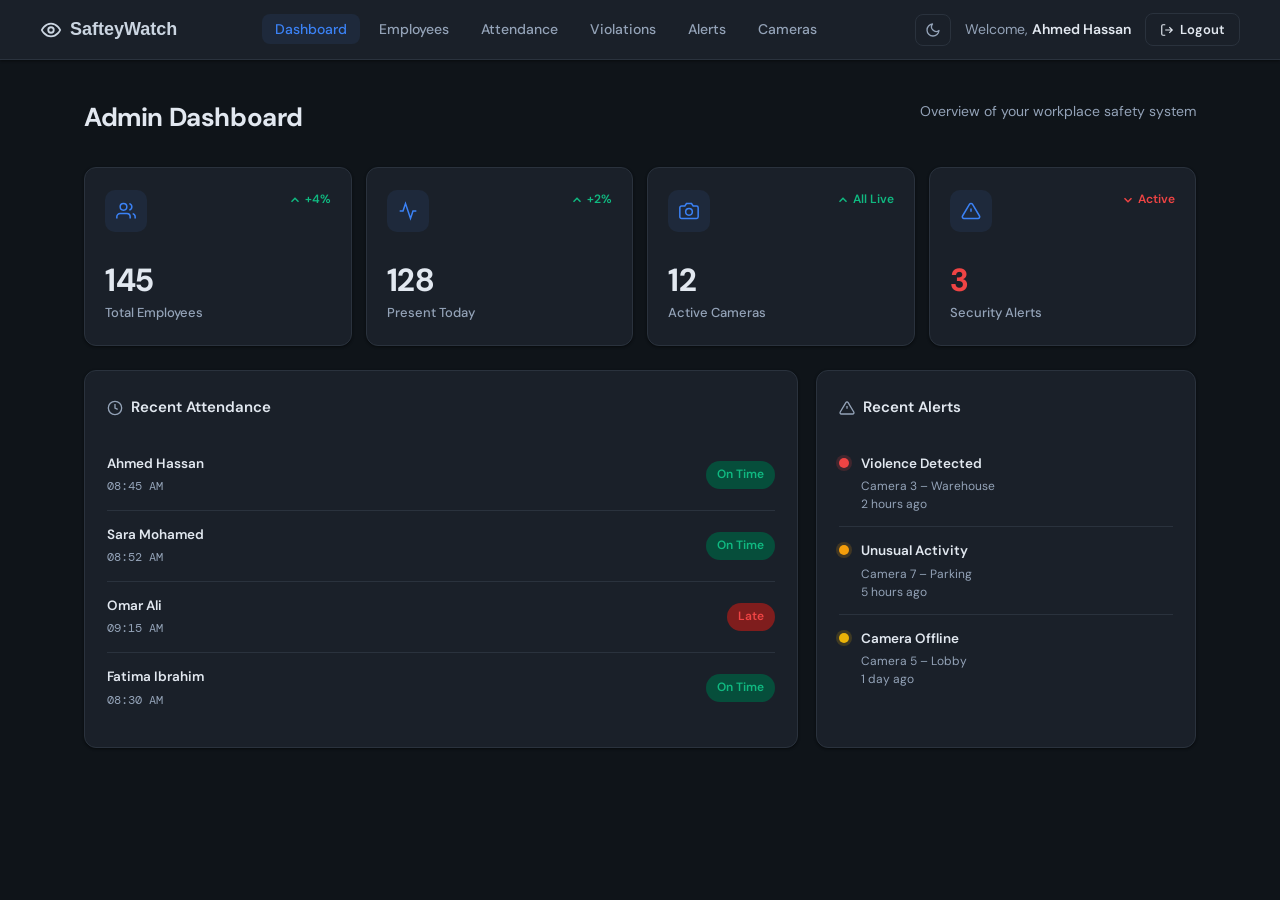
<file: safety-watch-dark/pages/safetywatch-dashboard.html>
<!DOCTYPE html>
<html lang="ar" dir="ltr">
<head>
  <meta charset="UTF-8" />
  <meta name="viewport" content="width=device-width, initial-scale=1.0"/>
  <title>SafteyWatch – Admin Dashboard</title>
  <link href="https://fonts.googleapis.com/css2?family=DM+Sans:wght@300;400;500;600;700&family=DM+Mono:wght@400;500&display=swap" rel="stylesheet"/>
 <link rel="stylesheet" href="../css/style-dark.css">
 <script>
   (function() {
     var t = localStorage.getItem('theme') || 'dark';
     document.documentElement.setAttribute('data-theme', t);
   })();
 </script>
  </head>
<body>

  <!-- NAV -->
  <nav>
    <a href="../safetywatch.html" class="logo">
      <svg width="22" height="22" fill="none" stroke="currentColor" stroke-width="2" viewBox="0 0 24 24">
        <circle cx="12" cy="12" r="3"/><path d="M2 12s3-7 10-7 10 7 10 7-3 7-10 7-10-7-10-7z"/>
      </svg>
       SafteyWatch
    </a>

    <ul class="nav-links">
      <li><a href="#" class="active">Dashboard</a></li>
      <li><a href="employees.html">Employees</a></li>
      <li><a href="attendance-logs-admin.html">Attendance</a></li>
      <li><a href="violation-logs.html">Violations</a></li>
      <li><a href="security-alerts.html">Alerts</a></li>
      <li><a href="camera-management.html">Cameras</a></li>
    </ul>

    <div class="nav-right">
      <button class="theme-toggle" onclick="toggleTheme()" title="Toggle light/dark mode">
        <svg class="icon-sun" fill="none" stroke="currentColor" stroke-width="2" stroke-linecap="round" stroke-linejoin="round" viewBox="0 0 24 24"><circle cx="12" cy="12" r="5"/><line x1="12" y1="1" x2="12" y2="3"/><line x1="12" y1="21" x2="12" y2="23"/><line x1="4.22" y1="4.22" x2="5.64" y2="5.64"/><line x1="18.36" y1="18.36" x2="19.78" y2="19.78"/><line x1="1" y1="12" x2="3" y2="12"/><line x1="21" y1="12" x2="23" y2="12"/><line x1="4.22" y1="19.78" x2="5.64" y2="18.36"/><line x1="18.36" y1="5.64" x2="19.78" y2="4.22"/></svg>
        <svg class="icon-moon" fill="none" stroke="currentColor" stroke-width="2" stroke-linecap="round" stroke-linejoin="round" viewBox="0 0 24 24"><path d="M21 12.79A9 9 0 1 1 11.21 3 7 7 0 0 0 21 12.79z"/></svg>
      </button>
      <span class="welcome-text">Welcome, <strong>Ahmed Hassan</strong></span>
      <button class="btn-logout">
        <svg width="14" height="14" fill="none" stroke="currentColor" stroke-width="2" viewBox="0 0 24 24">
          <path d="M9 21H5a2 2 0 0 1-2-2V5a2 2 0 0 1 2-2h4M16 17l5-5-5-5M21 12H9"/>
        </svg>
        Logout
      </button>
    </div>
  </nav>

  <!-- MAIN -->
  <main>

    <div class="page-header">
      <h1>Admin Dashboard</h1>
      <p>Overview of your workplace safety system</p>
    </div>

    <!-- STAT CARDS -->
    <div class="stats-grid">

      <div class="stat-card">
        <div class="stat-top">
          <div class="stat-icon">
            <svg fill="none" stroke="currentColor" stroke-width="1.8" viewBox="0 0 24 24">
              <path d="M17 21v-2a4 4 0 0 0-4-4H5a4 4 0 0 0-4 4v2"/><circle cx="9" cy="7" r="4"/>
              <path d="M23 21v-2a4 4 0 0 0-3-3.87M16 3.13a4 4 0 0 1 0 7.75"/>
            </svg>
          </div>
          <span class="trend">
            <svg fill="none" stroke="currentColor" stroke-width="2.5" viewBox="0 0 24 24"><polyline points="18 15 12 9 6 15"/></svg>
            +4%
          </span>
        </div>
        <div class="stat-value">145</div>
        <div class="stat-label">Total Employees</div>
      </div>

      <div class="stat-card">
        <div class="stat-top">
          <div class="stat-icon">
            <svg fill="none" stroke="currentColor" stroke-width="1.8" viewBox="0 0 24 24">
              <polyline points="22 12 18 12 15 21 9 3 6 12 2 12"/>
            </svg>
          </div>
          <span class="trend">
            <svg fill="none" stroke="currentColor" stroke-width="2.5" viewBox="0 0 24 24"><polyline points="18 15 12 9 6 15"/></svg>
            +2%
          </span>
        </div>
        <div class="stat-value">128</div>
        <div class="stat-label">Present Today</div>
      </div>

      <div class="stat-card">
        <div class="stat-top">
          <div class="stat-icon">
            <svg fill="none" stroke="currentColor" stroke-width="1.8" viewBox="0 0 24 24">
              <path d="M23 19a2 2 0 0 1-2 2H3a2 2 0 0 1-2-2V8a2 2 0 0 1 2-2h4l2-3h6l2 3h4a2 2 0 0 1 2 2z"/>
              <circle cx="12" cy="13" r="4"/>
            </svg>
          </div>
          <span class="trend">
            <svg fill="none" stroke="currentColor" stroke-width="2.5" viewBox="0 0 24 24"><polyline points="18 15 12 9 6 15"/></svg>
            All Live
          </span>
        </div>
        <div class="stat-value">12</div>
        <div class="stat-label">Active Cameras</div>
      </div>

      <div class="stat-card">
        <div class="stat-top">
          <div class="stat-icon">
            <svg fill="none" stroke="currentColor" stroke-width="1.8" viewBox="0 0 24 24">
              <path d="M10.29 3.86L1.82 18a2 2 0 0 0 1.71 3h16.94a2 2 0 0 0 1.71-3L13.71 3.86a2 2 0 0 0-3.42 0z"/>
              <line x1="12" y1="9" x2="12" y2="13"/><line x1="12" y1="17" x2="12.01" y2="17"/>
            </svg>
          </div>
          <span class="trend" style="color: var(--red);">
            <svg fill="none" stroke="currentColor" stroke-width="2.5" viewBox="0 0 24 24"><polyline points="18 9 12 15 6 9"/></svg>
            Active
          </span>
        </div>
        <div class="stat-value" style="color: var(--red);">3</div>
        <div class="stat-label">Security Alerts</div>
      </div>

    </div>

    <!-- BOTTOM SECTION -->
    <div class="bottom-grid">

      <!-- Attendance -->
      <div class="card">
        <div class="card-title">
          <svg fill="none" stroke="currentColor" stroke-width="2" viewBox="0 0 24 24">
            <circle cx="12" cy="12" r="10"/><polyline points="12 6 12 12 16 14"/>
          </svg>
          Recent Attendance
        </div>

        <div class="attendance-row">
          <div class="att-info">
            <span class="att-name">Ahmed Hassan</span>
            <span class="att-time">08:45 AM</span>
          </div>
          <span class="badge badge-green">On Time</span>
        </div>

        <div class="attendance-row">
          <div class="att-info">
            <span class="att-name">Sara Mohamed</span>
            <span class="att-time">08:52 AM</span>
          </div>
          <span class="badge badge-green">On Time</span>
        </div>

        <div class="attendance-row">
          <div class="att-info">
            <span class="att-name">Omar Ali</span>
            <span class="att-time">09:15 AM</span>
          </div>
          <span class="badge badge-red">Late</span>
        </div>

        <div class="attendance-row">
          <div class="att-info">
            <span class="att-name">Fatima Ibrahim</span>
            <span class="att-time">08:30 AM</span>
          </div>
          <span class="badge badge-green">On Time</span>
        </div>
      </div>

      <!-- Alerts -->
      <div class="card">
        <div class="card-title">
          <svg fill="none" stroke="currentColor" stroke-width="2" viewBox="0 0 24 24">
            <path d="M10.29 3.86L1.82 18a2 2 0 0 0 1.71 3h16.94a2 2 0 0 0 1.71-3L13.71 3.86a2 2 0 0 0-3.42 0z"/>
            <line x1="12" y1="9" x2="12" y2="13"/><line x1="12" y1="17" x2="12.01" y2="17"/>
          </svg>
          Recent Alerts
        </div>

        <div class="alert-row">
          <span class="dot dot-red"></span>
          <div class="alert-body">
            <div class="alert-title">Violence Detected</div>
            <div class="alert-sub">Camera 3 – Warehouse<br>2 hours ago</div>
          </div>
        </div>

        <div class="alert-row">
          <span class="dot dot-orange"></span>
          <div class="alert-body">
            <div class="alert-title">Unusual Activity</div>
            <div class="alert-sub">Camera 7 – Parking<br>5 hours ago</div>
          </div>
        </div>

        <div class="alert-row">
          <span class="dot dot-yellow"></span>
          <div class="alert-body">
            <div class="alert-title">Camera Offline</div>
            <div class="alert-sub">Camera 5 – Lobby<br>1 day ago</div>
          </div>
        </div>
      </div>

    </div>
  </main>

  <script>
  function toggleTheme() {
    var html = document.documentElement;
    var current = html.getAttribute('data-theme');
    var next = current === 'light' ? 'dark' : 'light';
    html.setAttribute('data-theme', next);
    localStorage.setItem('theme', next);
  }
  </script>

</body>
</html>
</file>
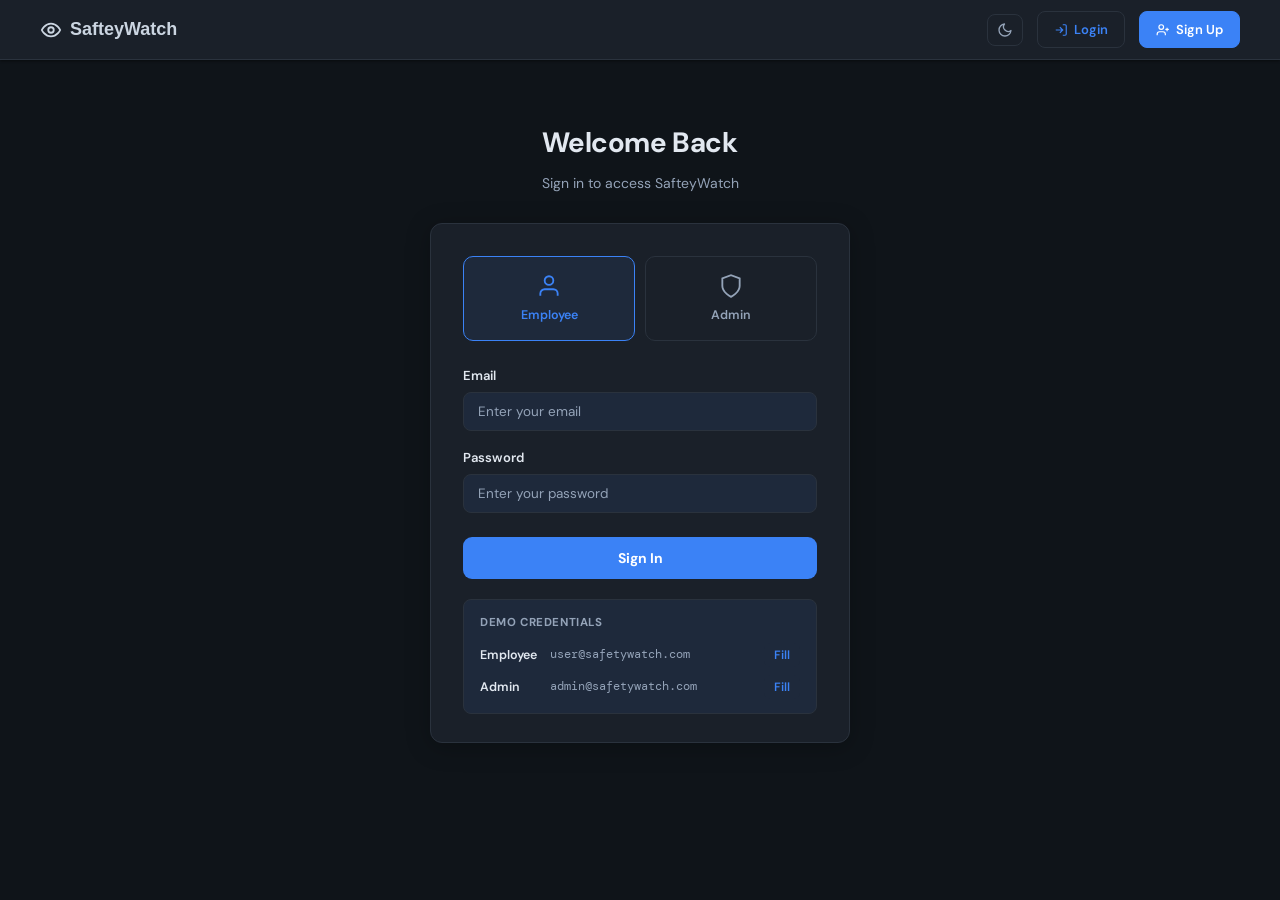
<file: safety-watch-dark/pages/safetywatch-login.html>
<!DOCTYPE html>
<html lang="en" dir="ltr">
<head>
  <meta charset="UTF-8" />
  <meta name="viewport" content="width=device-width, initial-scale=1.0"/>
  <title>SafteyWatch – Login</title>
  <link href="https://fonts.googleapis.com/css2?family=DM+Sans:wght@300;400;500;600;700&family=DM+Mono:wght@400;500&display=swap" rel="stylesheet"/>
 <link rel="stylesheet" href="../css/style-dark.css">
 <script>
   (function() {
     var t = localStorage.getItem('theme') || 'dark';
     document.documentElement.setAttribute('data-theme', t);
   })();
 </script>
</head>
<body>

  <nav>
    <a href="../safetywatch.html" class="logo">
      <svg fill="none" stroke="currentColor" stroke-width="2" viewBox="0 0 24 24">
        <circle cx="12" cy="12" r="3"/><path d="M2 12s3-7 10-7 10 7 10 7-3 7-10 7-10-7-10-7z"/>
      </svg>
       SafteyWatch
    </a>
    <div class="nav-right">
      <button class="theme-toggle" onclick="toggleTheme()" title="Toggle light/dark mode">
        <svg class="icon-sun" fill="none" stroke="currentColor" stroke-width="2" stroke-linecap="round" stroke-linejoin="round" viewBox="0 0 24 24"><circle cx="12" cy="12" r="5"/><line x1="12" y1="1" x2="12" y2="3"/><line x1="12" y1="21" x2="12" y2="23"/><line x1="4.22" y1="4.22" x2="5.64" y2="5.64"/><line x1="18.36" y1="18.36" x2="19.78" y2="19.78"/><line x1="1" y1="12" x2="3" y2="12"/><line x1="21" y1="12" x2="23" y2="12"/><line x1="4.22" y1="19.78" x2="5.64" y2="18.36"/><line x1="18.36" y1="5.64" x2="19.78" y2="4.22"/></svg>
        <svg class="icon-moon" fill="none" stroke="currentColor" stroke-width="2" stroke-linecap="round" stroke-linejoin="round" viewBox="0 0 24 24"><path d="M21 12.79A9 9 0 1 1 11.21 3 7 7 0 0 0 21 12.79z"/></svg>
      </button>
      <a href="#" class="btn-nav btn-outline">
        <svg fill="none" stroke="currentColor" stroke-width="2" viewBox="0 0 24 24">
          <path d="M15 3h4a2 2 0 0 1 2 2v14a2 2 0 0 1-2 2h-4M10 17l5-5-5-5M15 12H3"/>
        </svg>
        Login
      </a>
      <a href="safetywatch-signup.html" class="btn-nav btn-filled">
        <svg fill="none" stroke="currentColor" stroke-width="2" viewBox="0 0 24 24">
          <path d="M16 21v-2a4 4 0 0 0-4-4H6a4 4 0 0 0-4 4v2"/>
          <circle cx="9" cy="7" r="4"/>
          <line x1="19" y1="8" x2="19" y2="14"/>
          <line x1="22" y1="11" x2="16" y2="11"/>
        </svg>
        Sign Up
      </a>
    </div>
  </nav>

  <div class="page-center">

    <div class="page-heading">
      <h1>Welcome Back</h1>
       <p>Sign in to access SafteyWatch</p>
    </div>

    <div class="form-card" id="formCard">

      <div class="role-toggle">
        <button class="role-btn active" id="role-employee" onclick="setRole('employee')">
          <svg fill="none" stroke="currentColor" stroke-width="1.7" viewBox="0 0 24 24">
            <path d="M20 21v-2a4 4 0 0 0-4-4H8a4 4 0 0 0-4 4v2"/>
            <circle cx="12" cy="7" r="4"/>
          </svg>
          <span>Employee</span>
        </button>
        <button class="role-btn" id="role-admin" onclick="setRole('admin')">
          <svg fill="none" stroke="currentColor" stroke-width="1.7" viewBox="0 0 24 24">
            <path d="M12 22s8-4 8-10V5l-8-3-8 3v7c0 6 8 10 8 10z"/>
          </svg>
          <span>Admin</span>
        </button>
      </div>

      <div class="error-msg" id="errorMsg">
        <svg fill="none" stroke="currentColor" stroke-width="2" viewBox="0 0 24 24">
          <circle cx="12" cy="12" r="10"/>
          <line x1="12" y1="8" x2="12" y2="12"/>
          <line x1="12" y1="16" x2="12.01" y2="16"/>
        </svg>
        <span id="errorText">Invalid email or password.</span>
      </div>

      <div class="field">
        <label>Email</label>
        <input type="email" id="emailInput" placeholder="Enter your email" />
      </div>

      <div class="field">
        <label>Password</label>
        <input type="password" id="passwordInput" placeholder="Enter your password" />
      </div>

      <button class="btn-submit" id="submitBtn" onclick="handleLogin()">Sign In</button>

      <div class="demo-box">
        <div class="demo-title">Demo Credentials</div>
        <div class="demo-row">
          <span class="demo-role">Employee</span>
          <span class="demo-creds">user&#64;safetywatch.com</span>
          <button class="btn-fill-demo" onclick="fillDemo('employee')">Fill</button>
        </div>
        <div class="demo-row">
          <span class="demo-role">Admin</span>
          <span class="demo-creds">admin&#64;safetywatch.com</span>
          <button class="btn-fill-demo" onclick="fillDemo('admin')">Fill</button>
        </div>
      </div>

    </div>
  </div>

  <script>
    var CREDENTIALS = {
      employee: { email: 'user' + '@' + 'safetywatch.com', password: 'user123'  },
      admin:    { email: 'admin' + '@' + 'safetywatch.com', password: 'admin123' }
    };

    var currentRole = 'employee';

    function setRole(role) {
      currentRole = role;
      document.getElementById('role-employee').classList.toggle('active', role === 'employee');
      document.getElementById('role-admin').classList.toggle('active', role === 'admin');
      clearError();
    }

    function fillDemo(role) {
      setRole(role);
      document.getElementById('emailInput').value    = CREDENTIALS[role].email;
      document.getElementById('passwordInput').value = CREDENTIALS[role].password;
      clearError();
    }

    function clearError() {
      document.getElementById('errorMsg').classList.remove('visible');
      document.getElementById('emailInput').classList.remove('input-error');
      document.getElementById('passwordInput').classList.remove('input-error');
    }

    function showError(msg) {
      document.getElementById('errorText').textContent = msg;
      document.getElementById('errorMsg').classList.add('visible');
      document.getElementById('emailInput').classList.add('input-error');
      document.getElementById('passwordInput').classList.add('input-error');
      var card = document.getElementById('formCard');
      card.style.animation = 'none';
      requestAnimationFrame(function() {
        card.style.animation = 'shake .4s ease both';
      });
    }

    function handleLogin() {
      var email    = document.getElementById('emailInput').value.trim();
      var password = document.getElementById('passwordInput').value;
      var btn      = document.getElementById('submitBtn');
      clearError();
      if (!email || !password) { showError('Please fill in both email and password.'); return; }
      var valid = CREDENTIALS[currentRole];
      if (email === valid.email && password === valid.password) {
        btn.textContent = 'Signing in\u2026';
        btn.disabled = true;
        setTimeout(function() {
          window.location.href = currentRole === 'admin' ? 'safetywatch-dashboard.html' : 'safetywatch-my-dashboard.html';
        }, 700);
      } else {
        showError('Invalid email or password. Please try again.');
      }
    }

    document.addEventListener('keydown', function(e) { if (e.key === 'Enter') handleLogin(); });
  </script>
  <script>
  function toggleTheme() {
    var html = document.documentElement;
    var current = html.getAttribute('data-theme');
    var next = current === 'light' ? 'dark' : 'light';
    html.setAttribute('data-theme', next);
    localStorage.setItem('theme', next);
  }
  </script>

</body>
</html>
</file>
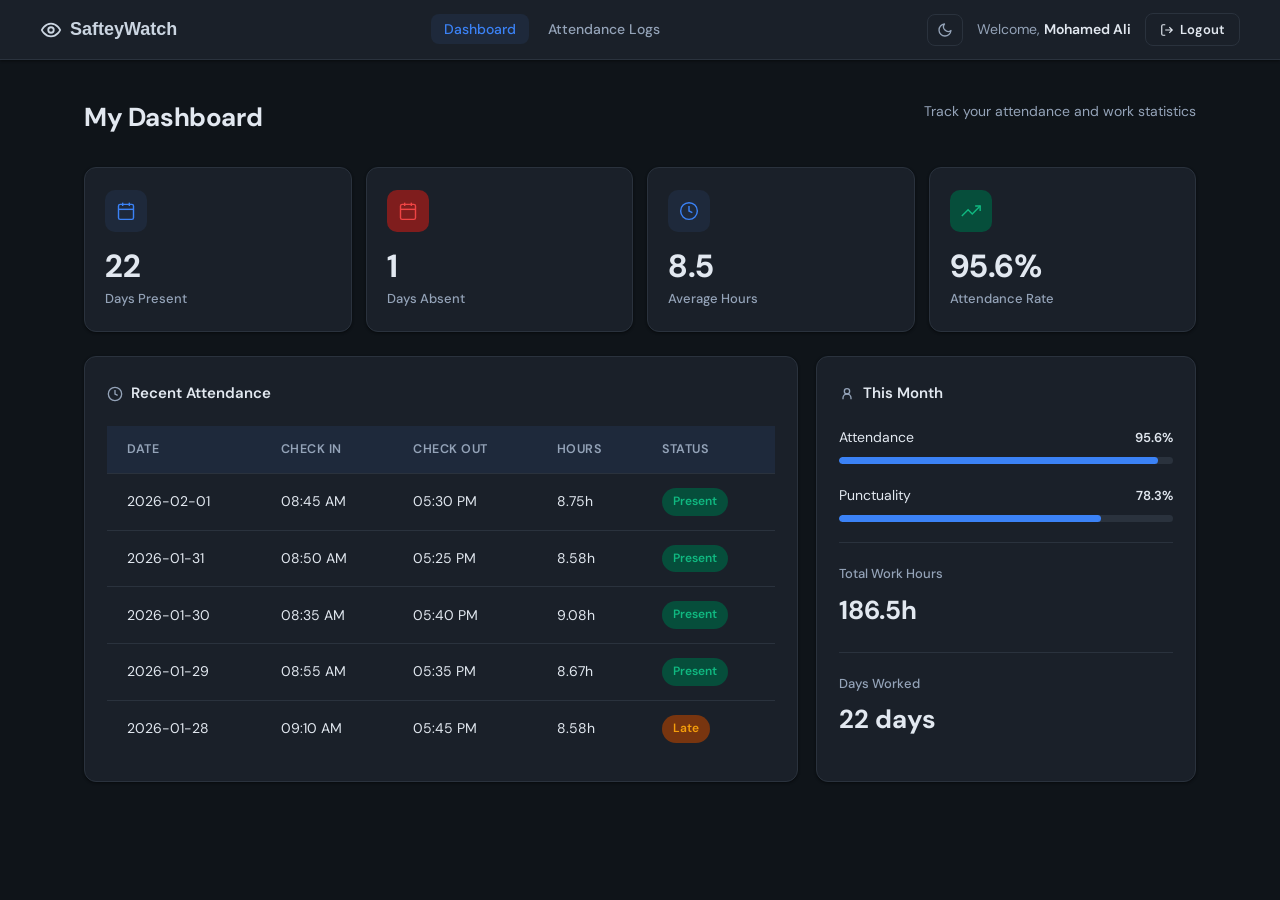
<file: safety-watch-dark/pages/safetywatch-my-dashboard.html>
<!DOCTYPE html>
<html lang="en" dir="ltr">
<head>
  <meta charset="UTF-8" />
  <meta name="viewport" content="width=device-width, initial-scale=1.0"/>
  <title>SafteyWatch – My Dashboard</title>
  <link href="https://fonts.googleapis.com/css2?family=DM+Sans:wght@300;400;500;600;700&family=DM+Mono:wght@400;500&display=swap" rel="stylesheet"/>
 <link rel="stylesheet" href="../css/style-dark.css">
 <script>
   (function() {
     var t = localStorage.getItem('theme') || 'dark';
     document.documentElement.setAttribute('data-theme', t);
   })();
 </script>
</head>
<body>

  <!-- NAV -->
  <nav>
    <a href="../safetywatch.html" class="logo">
      <svg fill="none" stroke="currentColor" stroke-width="2" viewBox="0 0 24 24">
        <circle cx="12" cy="12" r="3"/><path d="M2 12s3-7 10-7 10 7 10 7-3 7-10 7-10-7-10-7z"/>
      </svg>
       SafteyWatch
    </a>

    <ul class="nav-links">
      <li><a href="#" class="active">Dashboard</a></li>
      <li><a href="attendance-logs.html">Attendance Logs</a></li>
    </ul>

    <div class="nav-right">
      <button class="theme-toggle" onclick="toggleTheme()" title="Toggle light/dark mode">
        <svg class="icon-sun" fill="none" stroke="currentColor" stroke-width="2" stroke-linecap="round" stroke-linejoin="round" viewBox="0 0 24 24"><circle cx="12" cy="12" r="5"/><line x1="12" y1="1" x2="12" y2="3"/><line x1="12" y1="21" x2="12" y2="23"/><line x1="4.22" y1="4.22" x2="5.64" y2="5.64"/><line x1="18.36" y1="18.36" x2="19.78" y2="19.78"/><line x1="1" y1="12" x2="3" y2="12"/><line x1="21" y1="12" x2="23" y2="12"/><line x1="4.22" y1="19.78" x2="5.64" y2="18.36"/><line x1="18.36" y1="5.64" x2="19.78" y2="4.22"/></svg>
        <svg class="icon-moon" fill="none" stroke="currentColor" stroke-width="2" stroke-linecap="round" stroke-linejoin="round" viewBox="0 0 24 24"><path d="M21 12.79A9 9 0 1 1 11.21 3 7 7 0 0 0 21 12.79z"/></svg>
      </button>
      <span class="welcome-text">Welcome, <strong>Mohamed Ali</strong></span>
      <button class="btn-logout">
        <svg fill="none" stroke="currentColor" stroke-width="2" viewBox="0 0 24 24">
          <path d="M9 21H5a2 2 0 0 1-2-2V5a2 2 0 0 1 2-2h4M16 17l5-5-5-5M21 12H9"/>
        </svg>
        Logout
      </button>
    </div>
  </nav>

  <!-- MAIN -->
  <main>

    <div class="page-header">
      <h1>My Dashboard</h1>
      <p>Track your attendance and work statistics</p>
    </div>

    <!-- STAT CARDS -->
    <div class="stats-grid">

      <div class="stat-card">
        <div class="stat-icon">
          <svg fill="none" stroke="currentColor" stroke-width="1.7" viewBox="0 0 24 24">
            <rect x="3" y="4" width="18" height="18" rx="2" ry="2"/>
            <line x1="16" y1="2" x2="16" y2="6"/>
            <line x1="8" y1="2" x2="8" y2="6"/>
            <line x1="3" y1="10" x2="21" y2="10"/>
          </svg>
        </div>
        <div class="stat-value">22</div>
        <div class="stat-label">Days Present</div>
      </div>

      <div class="stat-card">
        <div class="stat-icon red">
          <svg fill="none" stroke="currentColor" stroke-width="1.7" viewBox="0 0 24 24">
            <rect x="3" y="4" width="18" height="18" rx="2" ry="2"/>
            <line x1="16" y1="2" x2="16" y2="6"/>
            <line x1="8" y1="2" x2="8" y2="6"/>
            <line x1="3" y1="10" x2="21" y2="10"/>
          </svg>
        </div>
        <div class="stat-value">1</div>
        <div class="stat-label">Days Absent</div>
      </div>

      <div class="stat-card">
        <div class="stat-icon">
          <svg fill="none" stroke="currentColor" stroke-width="1.7" viewBox="0 0 24 24">
            <circle cx="12" cy="12" r="10"/>
            <polyline points="12 6 12 12 16 14"/>
          </svg>
        </div>
        <div class="stat-value">8.5</div>
        <div class="stat-label">Average Hours</div>
      </div>

      <div class="stat-card">
        <div class="stat-icon green">
          <svg fill="none" stroke="currentColor" stroke-width="1.7" viewBox="0 0 24 24">
            <polyline points="23 6 13.5 15.5 8.5 10.5 1 18"/>
            <polyline points="17 6 23 6 23 12"/>
          </svg>
        </div>
        <div class="stat-value">95.6%</div>
        <div class="stat-label">Attendance Rate</div>
      </div>

    </div>

    <!-- BOTTOM SECTION -->
    <div class="bottom-grid">

      <!-- Recent Attendance Table -->
      <div class="card">
        <div class="card-title">
          <svg fill="none" stroke="currentColor" stroke-width="2" viewBox="0 0 24 24">
            <circle cx="12" cy="12" r="10"/><polyline points="12 6 12 12 16 14"/>
          </svg>
          Recent Attendance
        </div>

        <table>
          <thead>
            <tr>
              <th>Date</th>
              <th>Check In</th>
              <th>Check Out</th>
              <th>Hours</th>
              <th>Status</th>
            </tr>
          </thead>
          <tbody>
            <tr>
              <td>2026-02-01</td>
              <td>08:45 AM</td>
              <td>05:30 PM</td>
              <td>8.75h</td>
              <td><span class="badge badge-green">Present</span></td>
            </tr>
            <tr>
              <td>2026-01-31</td>
              <td>08:50 AM</td>
              <td>05:25 PM</td>
              <td>8.58h</td>
              <td><span class="badge badge-green">Present</span></td>
            </tr>
            <tr>
              <td>2026-01-30</td>
              <td>08:35 AM</td>
              <td>05:40 PM</td>
              <td>9.08h</td>
              <td><span class="badge badge-green">Present</span></td>
            </tr>
            <tr>
              <td>2026-01-29</td>
              <td>08:55 AM</td>
              <td>05:35 PM</td>
              <td>8.67h</td>
              <td><span class="badge badge-green">Present</span></td>
            </tr>
            <tr>
              <td>2026-01-28</td>
              <td>09:10 AM</td>
              <td>05:45 PM</td>
              <td>8.58h</td>
              <td><span class="badge badge-orange">Late</span></td>
            </tr>
          </tbody>
        </table>
      </div>

      <!-- This Month -->
      <div class="card month-card">
        <div class="card-title">
          <svg fill="none" stroke="currentColor" stroke-width="2" viewBox="0 0 24 24">
            <circle cx="12" cy="8" r="4"/>
            <path d="M6 20v-2a6 6 0 0 1 12 0v2"/>
          </svg>
          This Month
        </div>

        <div class="month-section">
          <div class="month-row">
            <span class="month-label">Attendance</span>
            <span class="month-pct">95.6%</span>
          </div>
          <div class="progress-bar">
            <div class="progress-fill" style="width:95.6%"></div>
          </div>
        </div>

        <div class="month-section">
          <div class="month-row">
            <span class="month-label">Punctuality</span>
            <span class="month-pct">78.3%</span>
          </div>
          <div class="progress-bar">
            <div class="progress-fill" style="width:78.3%"></div>
          </div>
        </div>

        <div class="month-divider"></div>

        <div class="month-section">
          <div class="month-stat-label">Total Work Hours</div>
          <div class="month-stat-value">186.5h</div>
        </div>

        <div class="month-divider"></div>

        <div>
          <div class="month-stat-label">Days Worked</div>
          <div class="month-stat-value">22 days</div>
        </div>
      </div>

    </div>
  </main>

  <script>
  function toggleTheme() {
    var html = document.documentElement;
    var current = html.getAttribute('data-theme');
    var next = current === 'light' ? 'dark' : 'light';
    html.setAttribute('data-theme', next);
    localStorage.setItem('theme', next);
  }
  </script>

</body>
</html>
</file>
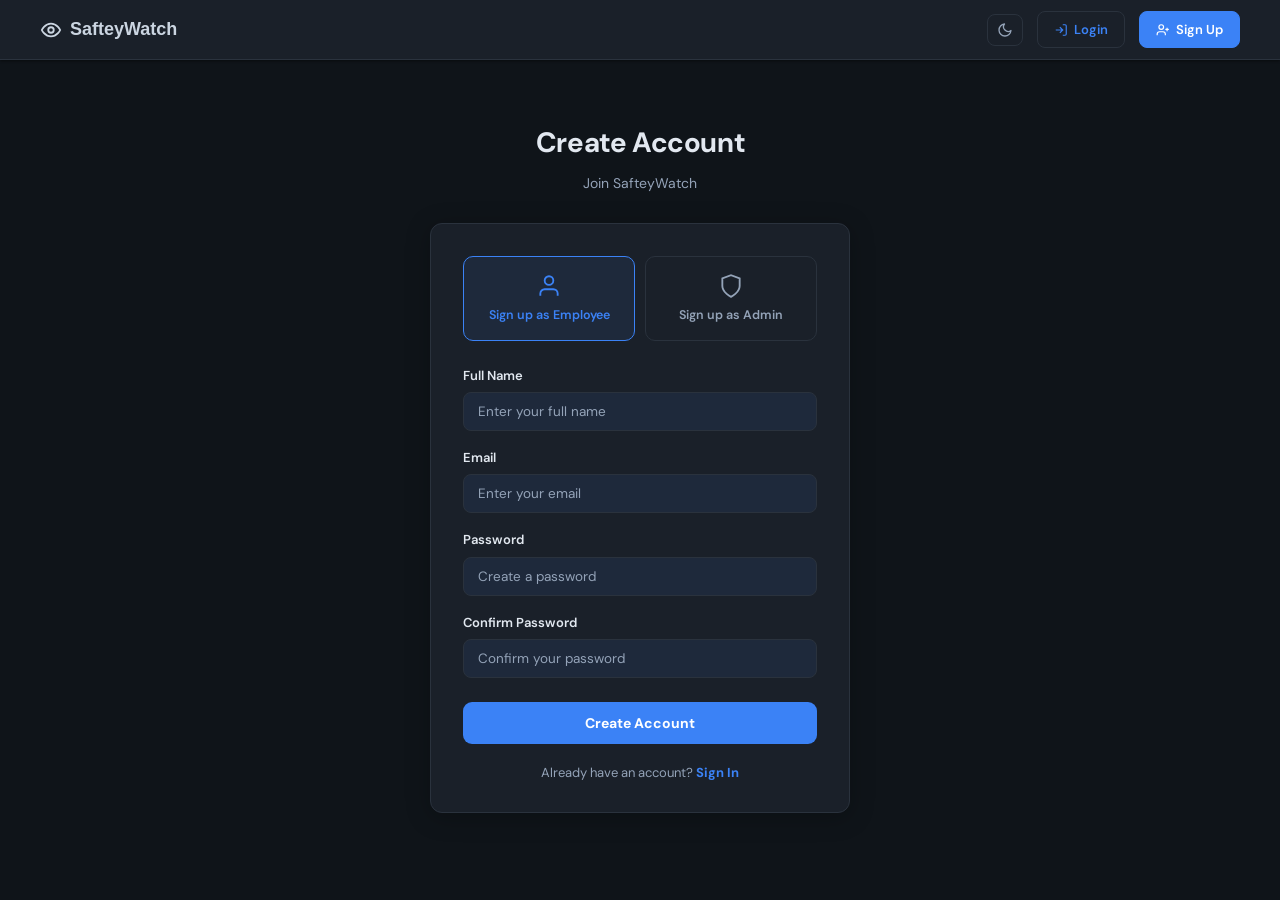
<file: safety-watch-dark/pages/safetywatch-signup.html>
<!DOCTYPE html>
<html lang="en" dir="ltr">
<head>
  <meta charset="UTF-8" />
  <meta name="viewport" content="width=device-width, initial-scale=1.0"/>
  <title>SafteyWatch – Create Account</title>
  <link href="https://fonts.googleapis.com/css2?family=DM+Sans:wght@300;400;500;600;700&family=DM+Mono:wght@400;500&display=swap" rel="stylesheet"/>
 <link rel="stylesheet" href="../css/style-dark.css">
 <script>
   (function() {
     var t = localStorage.getItem('theme') || 'dark';
     document.documentElement.setAttribute('data-theme', t);
   })();
 </script>
</head>
<body>

  <!-- NAV -->
  <nav>
    <a href="../safetywatch.html" class="logo">
      <svg fill="none" stroke="currentColor" stroke-width="2" viewBox="0 0 24 24">
        <circle cx="12" cy="12" r="3"/><path d="M2 12s3-7 10-7 10 7 10 7-3 7-10 7-10-7-10-7z"/>
      </svg>
       SafteyWatch
    </a>

    <div class="nav-right">
      <button class="theme-toggle" onclick="toggleTheme()" title="Toggle light/dark mode">
        <svg class="icon-sun" fill="none" stroke="currentColor" stroke-width="2" stroke-linecap="round" stroke-linejoin="round" viewBox="0 0 24 24"><circle cx="12" cy="12" r="5"/><line x1="12" y1="1" x2="12" y2="3"/><line x1="12" y1="21" x2="12" y2="23"/><line x1="4.22" y1="4.22" x2="5.64" y2="5.64"/><line x1="18.36" y1="18.36" x2="19.78" y2="19.78"/><line x1="1" y1="12" x2="3" y2="12"/><line x1="21" y1="12" x2="23" y2="12"/><line x1="4.22" y1="19.78" x2="5.64" y2="18.36"/><line x1="18.36" y1="5.64" x2="19.78" y2="4.22"/></svg>
        <svg class="icon-moon" fill="none" stroke="currentColor" stroke-width="2" stroke-linecap="round" stroke-linejoin="round" viewBox="0 0 24 24"><path d="M21 12.79A9 9 0 1 1 11.21 3 7 7 0 0 0 21 12.79z"/></svg>
      </button>
      <a href="safetywatch-login.html" class="btn-nav btn-outline">
        <svg fill="none" stroke="currentColor" stroke-width="2" viewBox="0 0 24 24">
          <path d="M15 3h4a2 2 0 0 1 2 2v14a2 2 0 0 1-2 2h-4M10 17l5-5-5-5M15 12H3"/>
        </svg>
        Login
      </a>
      <a href="#" class="btn-nav btn-filled">
        <svg fill="none" stroke="currentColor" stroke-width="2" viewBox="0 0 24 24">
          <path d="M16 21v-2a4 4 0 0 0-4-4H6a4 4 0 0 0-4 4v2"/>
          <circle cx="9" cy="7" r="4"/>
          <line x1="19" y1="8" x2="19" y2="14"/>
          <line x1="22" y1="11" x2="16" y2="11"/>
        </svg>
        Sign Up
      </a>
    </div>
  </nav>

  <!-- PAGE -->
  <div class="page-center">

    <div class="page-heading">
      <h1>Create Account</h1>
       <p>Join SafteyWatch</p>
    </div>

    <div class="form-card">

      <!-- Role Toggle -->
      <div class="role-toggle">
        <button class="role-btn active" id="role-employee" onclick="setRole('employee')">
          <svg fill="none" stroke="currentColor" stroke-width="1.7" viewBox="0 0 24 24">
            <path d="M20 21v-2a4 4 0 0 0-4-4H8a4 4 0 0 0-4 4v2"/>
            <circle cx="12" cy="7" r="4"/>
          </svg>
          <span>Sign up as Employee</span>
        </button>
        <button class="role-btn" id="role-admin" onclick="setRole('admin')">
          <svg fill="none" stroke="currentColor" stroke-width="1.7" viewBox="0 0 24 24">
            <path d="M12 22s8-4 8-10V5l-8-3-8 3v7c0 6 8 10 8 10z"/>
          </svg>
          <span>Sign up as Admin</span>
        </button>
      </div>

      <!-- Fields -->
      <div class="field">
        <label>Full Name</label>
        <input type="text" placeholder="Enter your full name" />
      </div>

      <div class="field">
        <label>Email</label>
        <input type="email" placeholder="Enter your email" />
      </div>

      <div class="field">
        <label>Password</label>
        <input type="password" placeholder="Create a password" />
      </div>

      <div class="field">
        <label>Confirm Password</label>
        <input type="password" placeholder="Confirm your password" />
      </div>

      <button class="btn-submit">Create Account</button>

      <div class="signin-row">
        Already have an account? <a href="safetywatch-login.html">Sign In</a>
      </div>

    </div>
  </div>

  <script>
    function setRole(role) {
      document.getElementById('role-employee').classList.toggle('active', role === 'employee');
      document.getElementById('role-admin').classList.toggle('active', role === 'admin');
    }
  </script>
  <script>
  function toggleTheme() {
    var html = document.documentElement;
    var current = html.getAttribute('data-theme');
    var next = current === 'light' ? 'dark' : 'light';
    html.setAttribute('data-theme', next);
    localStorage.setItem('theme', next);
  }
  </script>

</body>
</html>
</file>
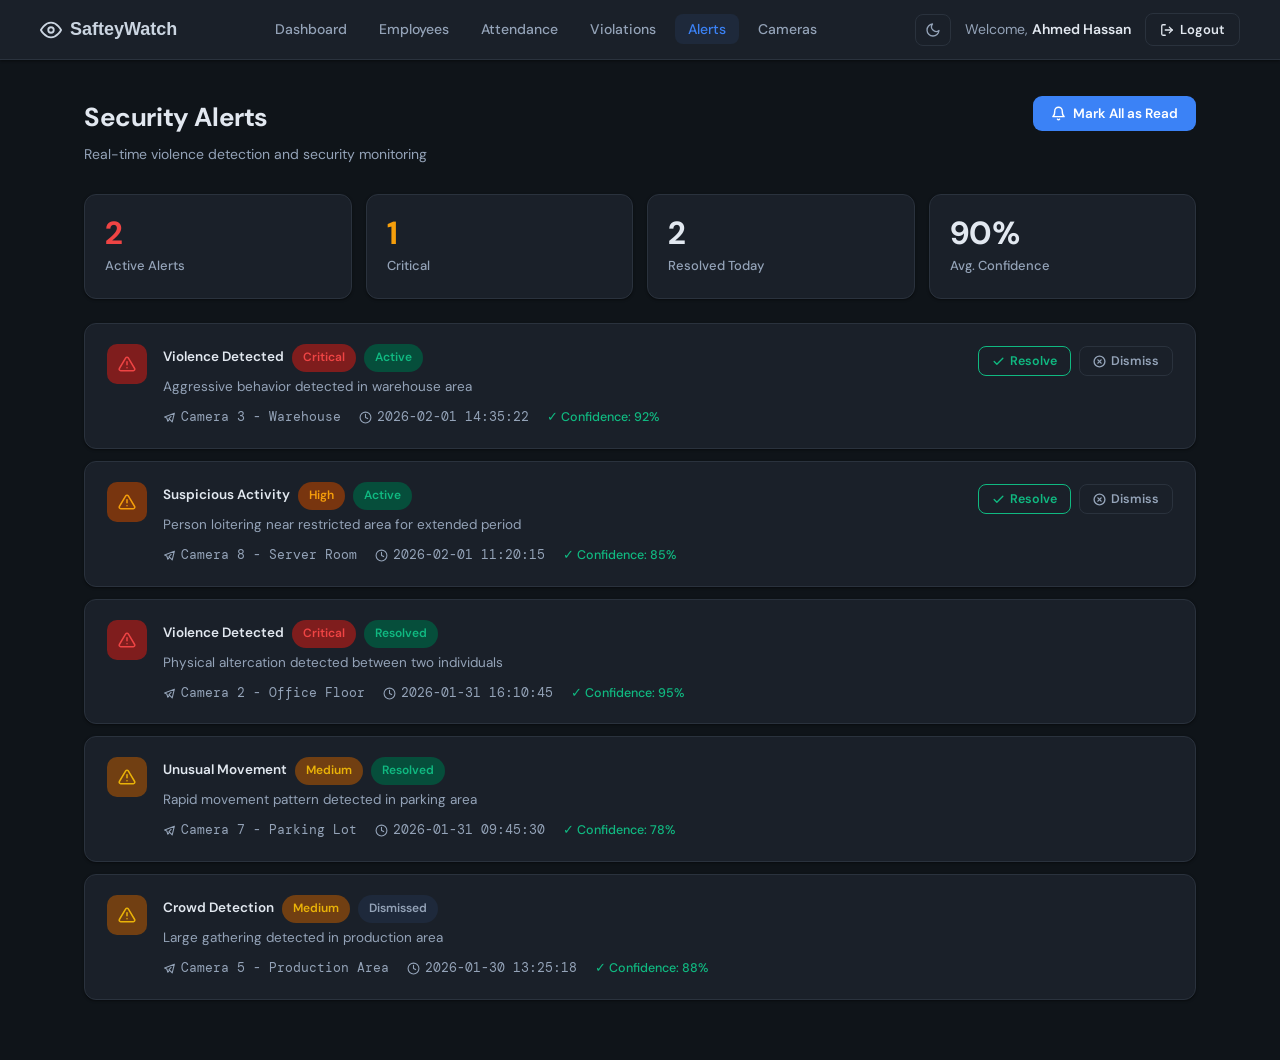
<file: safety-watch-dark/pages/security-alerts.html>
<!DOCTYPE html>
<html lang="en">
<head>
  <meta charset="UTF-8" />
  <meta name="viewport" content="width=device-width, initial-scale=1.0"/>
  <title>SafteyWatch – Security Alerts</title>
  <link href="https://fonts.googleapis.com/css2?family=DM+Sans:wght@300;400;500;600;700&family=DM+Mono:wght@400;500&display=swap" rel="stylesheet"/>
 <link rel="stylesheet" href="../css/style-dark.css">
 <script>
   (function() {
     var t = localStorage.getItem('theme') || 'dark';
     document.documentElement.setAttribute('data-theme', t);
   })();
 </script>
 </head>
<body>

  <nav>
    <a href="../safetywatch.html" class="nav-logo">
      <svg width="22" height="22" viewBox="0 0 24 24" fill="none" stroke="currentColor" stroke-width="2" stroke-linecap="round" stroke-linejoin="round">
        <path d="M1 12s4-8 11-8 11 8 11 8-4 8-11 8-11-8-11-8z"/>
        <circle cx="12" cy="12" r="3"/>
      </svg>
      SafteyWatch
    </a>
    <ul class="nav-links">
      <li><a href="safetywatch-dashboard.html">Dashboard</a></li>
      <li><a href="employees.html">Employees</a></li>
      <li><a href="attendance-logs-admin.html">Attendance</a></li>
      <li><a href="violation-logs.html">Violations</a></li>
      <li><a href="#" class="active">Alerts</a></li>
      <li><a href="camera-management.html">Cameras</a></li>
    </ul>
    <div class="nav-right">
      <button class="theme-toggle" onclick="toggleTheme()" title="Toggle light/dark mode">
        <svg class="icon-sun" fill="none" stroke="currentColor" stroke-width="2" stroke-linecap="round" stroke-linejoin="round" viewBox="0 0 24 24"><circle cx="12" cy="12" r="5"/><line x1="12" y1="1" x2="12" y2="3"/><line x1="12" y1="21" x2="12" y2="23"/><line x1="4.22" y1="4.22" x2="5.64" y2="5.64"/><line x1="18.36" y1="18.36" x2="19.78" y2="19.78"/><line x1="1" y1="12" x2="3" y2="12"/><line x1="21" y1="12" x2="23" y2="12"/><line x1="4.22" y1="19.78" x2="5.64" y2="18.36"/><line x1="18.36" y1="5.64" x2="19.78" y2="4.22"/></svg>
        <svg class="icon-moon" fill="none" stroke="currentColor" stroke-width="2" stroke-linecap="round" stroke-linejoin="round" viewBox="0 0 24 24"><path d="M21 12.79A9 9 0 1 1 11.21 3 7 7 0 0 0 21 12.79z"/></svg>
      </button>
      <span class="nav-welcome">Welcome, <strong>Ahmed Hassan</strong></span>
      <button class="btn-logout">
        <svg width="14" height="14" viewBox="0 0 24 24" fill="none" stroke="currentColor" stroke-width="2.2" stroke-linecap="round" stroke-linejoin="round">
          <path d="M9 21H5a2 2 0 0 1-2-2V5a2 2 0 0 1 2-2h4"/><polyline points="16 17 21 12 16 7"/><line x1="21" y1="12" x2="9" y2="12"/>
        </svg>
        Logout
      </button>
    </div>
  </nav>

  <main>
    <div class="page-header">
      <div class="page-title">
        <h1>Security Alerts</h1>
        <p>Real-time violence detection and security monitoring</p>
      </div>
      <button class="btn-mark">
        <svg width="15" height="15" viewBox="0 0 24 24" fill="none" stroke="currentColor" stroke-width="2.2" stroke-linecap="round" stroke-linejoin="round">
          <path d="M18 8A6 6 0 0 0 6 8c0 7-3 9-3 9h18s-3-2-3-9"/><path d="M13.73 21a2 2 0 0 1-3.46 0"/>
        </svg>
        Mark All as Read
      </button>
    </div>

    <!-- STATS -->
    <div class="stats-grid">
      <div class="stat-card">
        <div class="stat-value red">2</div>
        <div class="stat-label">Active Alerts</div>
      </div>
      <div class="stat-card">
        <div class="stat-value orange">1</div>
        <div class="stat-label">Critical</div>
      </div>
      <div class="stat-card">
        <div class="stat-value blue">2</div>
        <div class="stat-label">Resolved Today</div>
      </div>
      <div class="stat-card">
        <div class="stat-value dark">90%</div>
        <div class="stat-label">Avg. Confidence</div>
      </div>
    </div>

    <!-- ALERT CARDS -->
    <div class="alerts-list">

      <!-- 1 -->
      <div class="alert-card">
        <div class="alert-icon critical">
          <svg viewBox="0 0 24 24" fill="none" stroke="currentColor" stroke-width="2" stroke-linecap="round" stroke-linejoin="round">
            <path d="M10.29 3.86L1.82 18a2 2 0 0 0 1.71 3h16.94a2 2 0 0 0 1.71-3L13.71 3.86a2 2 0 0 0-3.42 0z"/><line x1="12" y1="9" x2="12" y2="13"/><line x1="12" y1="17" x2="12.01" y2="17"/>
          </svg>
        </div>
        <div class="alert-body">
          <div class="alert-title-row">
            <span class="alert-title">Violence Detected</span>
            <span class="badge badge-critical">Critical</span>
            <span class="badge badge-active">Active</span>
          </div>
          <p class="alert-desc">Aggressive behavior detected in warehouse area</p>
          <div class="alert-meta">
            <span class="meta-item">
              <svg viewBox="0 0 24 24" fill="none" stroke="currentColor" stroke-width="2" stroke-linecap="round" stroke-linejoin="round"><path d="M15 10l-4 4l6 6l4-16l-18 7l4 2l2 6l3-4"/></svg>
              Camera 3 - Warehouse
            </span>
            <span class="meta-item">
              <svg viewBox="0 0 24 24" fill="none" stroke="currentColor" stroke-width="2" stroke-linecap="round" stroke-linejoin="round"><circle cx="12" cy="12" r="10"/><polyline points="12 6 12 12 16 14"/></svg>
              2026-02-01 14:35:22
            </span>
            <span class="meta-item confidence">✓ Confidence: 92%</span>
          </div>
        </div>
        <div class="alert-actions">
          <button class="btn-action btn-resolve">
            <svg width="13" height="13" viewBox="0 0 24 24" fill="none" stroke="currentColor" stroke-width="2.5" stroke-linecap="round" stroke-linejoin="round"><polyline points="20 6 9 17 4 12"/></svg>
            Resolve
          </button>
          <button class="btn-action btn-dismiss">
            <svg width="13" height="13" viewBox="0 0 24 24" fill="none" stroke="currentColor" stroke-width="2.5" stroke-linecap="round" stroke-linejoin="round"><circle cx="12" cy="12" r="10"/><line x1="15" y1="9" x2="9" y2="15"/><line x1="9" y1="9" x2="15" y2="15"/></svg>
            Dismiss
          </button>
        </div>
      </div>

      <!-- 2 -->
      <div class="alert-card">
        <div class="alert-icon high">
          <svg viewBox="0 0 24 24" fill="none" stroke="currentColor" stroke-width="2" stroke-linecap="round" stroke-linejoin="round">
            <path d="M10.29 3.86L1.82 18a2 2 0 0 0 1.71 3h16.94a2 2 0 0 0 1.71-3L13.71 3.86a2 2 0 0 0-3.42 0z"/><line x1="12" y1="9" x2="12" y2="13"/><line x1="12" y1="17" x2="12.01" y2="17"/>
          </svg>
        </div>
        <div class="alert-body">
          <div class="alert-title-row">
            <span class="alert-title">Suspicious Activity</span>
            <span class="badge badge-high">High</span>
            <span class="badge badge-active">Active</span>
          </div>
          <p class="alert-desc">Person loitering near restricted area for extended period</p>
          <div class="alert-meta">
            <span class="meta-item">
              <svg viewBox="0 0 24 24" fill="none" stroke="currentColor" stroke-width="2" stroke-linecap="round" stroke-linejoin="round"><path d="M15 10l-4 4l6 6l4-16l-18 7l4 2l2 6l3-4"/></svg>
              Camera 8 - Server Room
            </span>
            <span class="meta-item">
              <svg viewBox="0 0 24 24" fill="none" stroke="currentColor" stroke-width="2" stroke-linecap="round" stroke-linejoin="round"><circle cx="12" cy="12" r="10"/><polyline points="12 6 12 12 16 14"/></svg>
              2026-02-01 11:20:15
            </span>
            <span class="meta-item confidence">✓ Confidence: 85%</span>
          </div>
        </div>
        <div class="alert-actions">
          <button class="btn-action btn-resolve">
            <svg width="13" height="13" viewBox="0 0 24 24" fill="none" stroke="currentColor" stroke-width="2.5" stroke-linecap="round" stroke-linejoin="round"><polyline points="20 6 9 17 4 12"/></svg>
            Resolve
          </button>
          <button class="btn-action btn-dismiss">
            <svg width="13" height="13" viewBox="0 0 24 24" fill="none" stroke="currentColor" stroke-width="2.5" stroke-linecap="round" stroke-linejoin="round"><circle cx="12" cy="12" r="10"/><line x1="15" y1="9" x2="9" y2="15"/><line x1="9" y1="9" x2="15" y2="15"/></svg>
            Dismiss
          </button>
        </div>
      </div>

      <!-- 3 -->
      <div class="alert-card">
        <div class="alert-icon critical">
          <svg viewBox="0 0 24 24" fill="none" stroke="currentColor" stroke-width="2" stroke-linecap="round" stroke-linejoin="round">
            <path d="M10.29 3.86L1.82 18a2 2 0 0 0 1.71 3h16.94a2 2 0 0 0 1.71-3L13.71 3.86a2 2 0 0 0-3.42 0z"/><line x1="12" y1="9" x2="12" y2="13"/><line x1="12" y1="17" x2="12.01" y2="17"/>
          </svg>
        </div>
        <div class="alert-body">
          <div class="alert-title-row">
            <span class="alert-title">Violence Detected</span>
            <span class="badge badge-critical">Critical</span>
            <span class="badge badge-resolved">Resolved</span>
          </div>
          <p class="alert-desc">Physical altercation detected between two individuals</p>
          <div class="alert-meta">
            <span class="meta-item">
              <svg viewBox="0 0 24 24" fill="none" stroke="currentColor" stroke-width="2" stroke-linecap="round" stroke-linejoin="round"><path d="M15 10l-4 4l6 6l4-16l-18 7l4 2l2 6l3-4"/></svg>
              Camera 2 - Office Floor
            </span>
            <span class="meta-item">
              <svg viewBox="0 0 24 24" fill="none" stroke="currentColor" stroke-width="2" stroke-linecap="round" stroke-linejoin="round"><circle cx="12" cy="12" r="10"/><polyline points="12 6 12 12 16 14"/></svg>
              2026-01-31 16:10:45
            </span>
            <span class="meta-item confidence">✓ Confidence: 95%</span>
          </div>
        </div>
      </div>

      <!-- 4 -->
      <div class="alert-card">
        <div class="alert-icon medium">
          <svg viewBox="0 0 24 24" fill="none" stroke="currentColor" stroke-width="2" stroke-linecap="round" stroke-linejoin="round">
            <path d="M10.29 3.86L1.82 18a2 2 0 0 0 1.71 3h16.94a2 2 0 0 0 1.71-3L13.71 3.86a2 2 0 0 0-3.42 0z"/><line x1="12" y1="9" x2="12" y2="13"/><line x1="12" y1="17" x2="12.01" y2="17"/>
          </svg>
        </div>
        <div class="alert-body">
          <div class="alert-title-row">
            <span class="alert-title">Unusual Movement</span>
            <span class="badge badge-medium">Medium</span>
            <span class="badge badge-resolved">Resolved</span>
          </div>
          <p class="alert-desc">Rapid movement pattern detected in parking area</p>
          <div class="alert-meta">
            <span class="meta-item">
              <svg viewBox="0 0 24 24" fill="none" stroke="currentColor" stroke-width="2" stroke-linecap="round" stroke-linejoin="round"><path d="M15 10l-4 4l6 6l4-16l-18 7l4 2l2 6l3-4"/></svg>
              Camera 7 - Parking Lot
            </span>
            <span class="meta-item">
              <svg viewBox="0 0 24 24" fill="none" stroke="currentColor" stroke-width="2" stroke-linecap="round" stroke-linejoin="round"><circle cx="12" cy="12" r="10"/><polyline points="12 6 12 12 16 14"/></svg>
              2026-01-31 09:45:30
            </span>
            <span class="meta-item confidence">✓ Confidence: 78%</span>
          </div>
        </div>
      </div>

      <!-- 5 -->
      <div class="alert-card">
        <div class="alert-icon medium">
          <svg viewBox="0 0 24 24" fill="none" stroke="currentColor" stroke-width="2" stroke-linecap="round" stroke-linejoin="round">
            <path d="M10.29 3.86L1.82 18a2 2 0 0 0 1.71 3h16.94a2 2 0 0 0 1.71-3L13.71 3.86a2 2 0 0 0-3.42 0z"/><line x1="12" y1="9" x2="12" y2="13"/><line x1="12" y1="17" x2="12.01" y2="17"/>
          </svg>
        </div>
        <div class="alert-body">
          <div class="alert-title-row">
            <span class="alert-title">Crowd Detection</span>
            <span class="badge badge-medium">Medium</span>
            <span class="badge badge-dismissed">Dismissed</span>
          </div>
          <p class="alert-desc">Large gathering detected in production area</p>
          <div class="alert-meta">
            <span class="meta-item">
              <svg viewBox="0 0 24 24" fill="none" stroke="currentColor" stroke-width="2" stroke-linecap="round" stroke-linejoin="round"><path d="M15 10l-4 4l6 6l4-16l-18 7l4 2l2 6l3-4"/></svg>
              Camera 5 - Production Area
            </span>
            <span class="meta-item">
              <svg viewBox="0 0 24 24" fill="none" stroke="currentColor" stroke-width="2" stroke-linecap="round" stroke-linejoin="round"><circle cx="12" cy="12" r="10"/><polyline points="12 6 12 12 16 14"/></svg>
              2026-01-30 13:25:18
            </span>
            <span class="meta-item confidence">✓ Confidence: 88%</span>
          </div>
        </div>
      </div>

    </div>
  </main>

  <script>
  function toggleTheme() {
    var html = document.documentElement;
    var current = html.getAttribute('data-theme');
    var next = current === 'light' ? 'dark' : 'light';
    html.setAttribute('data-theme', next);
    localStorage.setItem('theme', next);
  }
  </script>

</body>
</html>
</file>
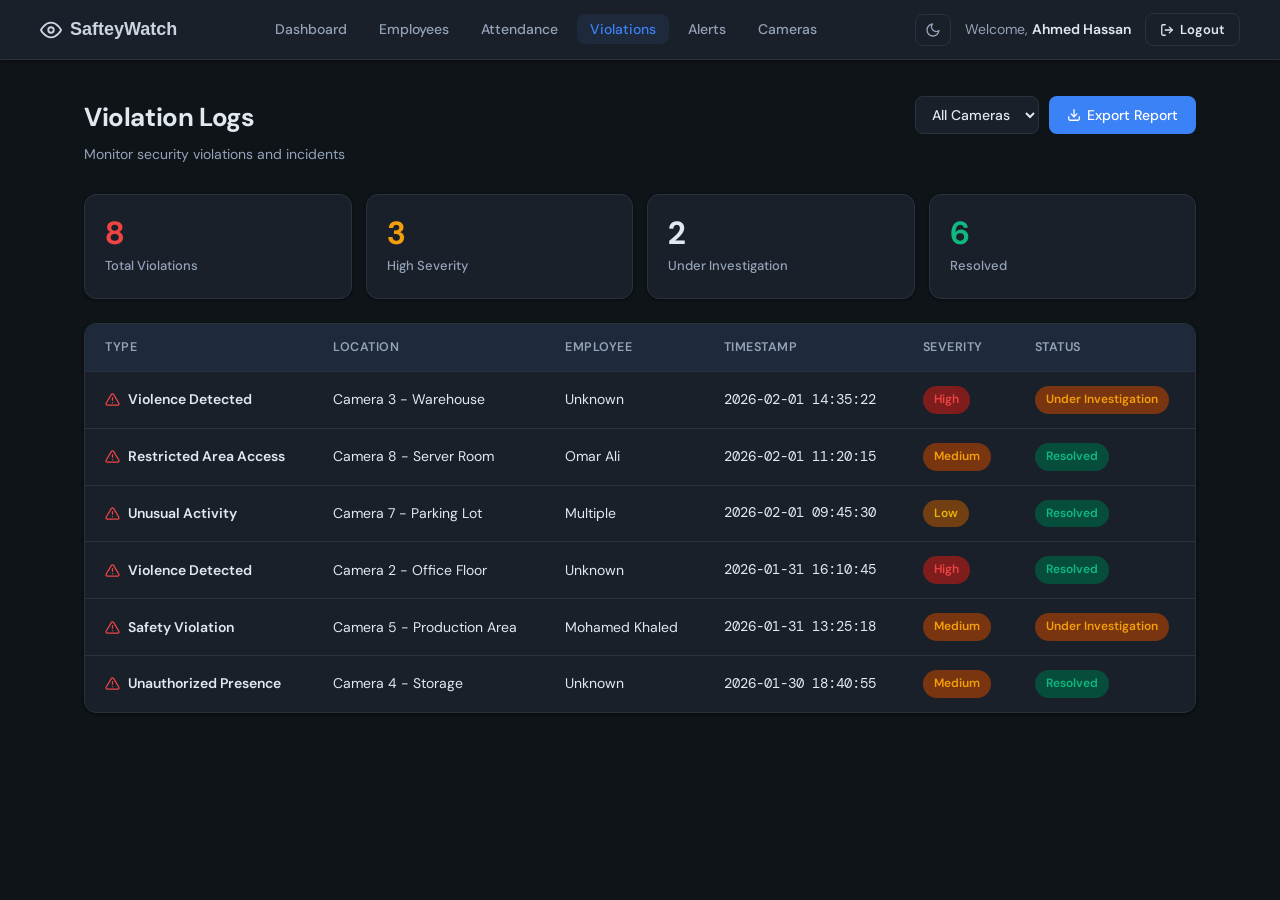
<file: safety-watch-dark/pages/violation-logs.html>
<!DOCTYPE html>
<html lang="en">
<head>
  <meta charset="UTF-8" />
  <meta name="viewport" content="width=device-width, initial-scale=1.0"/>
  <title>SafteyWatch – Violation Logs</title>
  <link href="https://fonts.googleapis.com/css2?family=DM+Sans:wght@300;400;500;600;700&family=DM+Mono:wght@400;500&display=swap" rel="stylesheet"/>
  <link rel="stylesheet" href="../css/style-dark.css">
  <script src="https://cdn.sheetjs.com/xlsx-0.20.1/package/dist/xlsx.full.min.js"></script>
  <script>
    (function() {
      var t = localStorage.getItem('theme') || 'dark';
      document.documentElement.setAttribute('data-theme', t);
    })();
  </script>
</head>
<body>

  <nav>
    <a href="../safetywatch.html" class="nav-logo">
      <svg width="22" height="22" viewBox="0 0 24 24" fill="none" stroke="currentColor" stroke-width="2" stroke-linecap="round" stroke-linejoin="round">
        <path d="M1 12s4-8 11-8 11 8 11 8-4 8-11 8-11-8-11-8z"/>
        <circle cx="12" cy="12" r="3"/>
      </svg>
      SafteyWatch
    </a>
    <ul class="nav-links">
      <li><a href="safetywatch-dashboard.html">Dashboard</a></li>
      <li><a href="employees.html">Employees</a></li>
      <li><a href="attendance-logs-admin.html">Attendance</a></li>
      <li><a href="#" class="active">Violations</a></li>
      <li><a href="security-alerts.html">Alerts</a></li>
      <li><a href="camera-management.html">Cameras</a></li>
    </ul>
    <div class="nav-right">
      <button class="theme-toggle" onclick="toggleTheme()" title="Toggle light/dark mode">
        <svg class="icon-sun" fill="none" stroke="currentColor" stroke-width="2" stroke-linecap="round" stroke-linejoin="round" viewBox="0 0 24 24"><circle cx="12" cy="12" r="5"/><line x1="12" y1="1" x2="12" y2="3"/><line x1="12" y1="21" x2="12" y2="23"/><line x1="4.22" y1="4.22" x2="5.64" y2="5.64"/><line x1="18.36" y1="18.36" x2="19.78" y2="19.78"/><line x1="1" y1="12" x2="3" y2="12"/><line x1="21" y1="12" x2="23" y2="12"/><line x1="4.22" y1="19.78" x2="5.64" y2="18.36"/><line x1="18.36" y1="5.64" x2="19.78" y2="4.22"/></svg>
        <svg class="icon-moon" fill="none" stroke="currentColor" stroke-width="2" stroke-linecap="round" stroke-linejoin="round" viewBox="0 0 24 24"><path d="M21 12.79A9 9 0 1 1 11.21 3 7 7 0 0 0 21 12.79z"/></svg>
      </button>
      <span class="nav-welcome">Welcome, <strong>Ahmed Hassan</strong></span>
      <button class="btn-logout">
        <svg width="14" height="14" viewBox="0 0 24 24" fill="none" stroke="currentColor" stroke-width="2.2" stroke-linecap="round" stroke-linejoin="round">
          <path d="M9 21H5a2 2 0 0 1-2-2V5a2 2 0 0 1 2-2h4"/><polyline points="16 17 21 12 16 7"/><line x1="21" y1="12" x2="9" y2="12"/>
        </svg>
        Logout
      </button>
    </div>
  </nav>

  <main>
    <div class="page-header">
      <div class="page-title">
        <h1>Violation Logs</h1>
        <p>Monitor security violations and incidents</p>
      </div>
      <div class="page-actions">
        <div class="filter-group">
          <select id="cameraFilter" class="btn btn-outline" style="padding: 8px 12px; cursor: pointer;">
            <option value="">All Cameras</option>
            <option value="Camera 1">Camera 1</option>
            <option value="Camera 2">Camera 2</option>
            <option value="Camera 3">Camera 3</option>
            <option value="Camera 4">Camera 4</option>
            <option value="Camera 5">Camera 5</option>
            <option value="Camera 6">Camera 6</option>
            <option value="Camera 7">Camera 7</option>
            <option value="Camera 8">Camera 8</option>
          </select>
        </div>
        <button class="btn btn-primary" onclick="exportToExcel()">
          <svg width="14" height="14" viewBox="0 0 24 24" fill="none" stroke="currentColor" stroke-width="2.2" stroke-linecap="round" stroke-linejoin="round">
            <path d="M21 15v4a2 2 0 0 1-2 2H5a2 2 0 0 1-2-2v-4"/><polyline points="7 10 12 15 17 10"/><line x1="12" y1="15" x2="12" y2="3"/>
          </svg>
          Export Report
        </button>
      </div>
    </div>

    <div class="stats-grid">
      <div class="stat-card">
        <div class="stat-value red">8</div>
        <div class="stat-label">Total Violations</div>
      </div>
      <div class="stat-card">
        <div class="stat-value orange">3</div>
        <div class="stat-label">High Severity</div>
      </div>
      <div class="stat-card">
        <div class="stat-value blue">2</div>
        <div class="stat-label">Under Investigation</div>
      </div>
      <div class="stat-card">
        <div class="stat-value green">6</div>
        <div class="stat-label">Resolved</div>
      </div>
    </div>

    <div class="table-card">
      <table>
        <thead>
          <tr>
            <th>Type</th>
            <th>Location</th>
            <th>Employee</th>
            <th>Timestamp</th>
            <th>Severity</th>
            <th>Status</th>
          </tr>
        </thead>
        <tbody>
          <tr>
            <td><div class="type-cell"><svg width="15" height="15" viewBox="0 0 24 24" fill="none" stroke="currentColor" stroke-width="2" stroke-linecap="round" stroke-linejoin="round"><path d="M10.29 3.86L1.82 18a2 2 0 0 0 1.71 3h16.94a2 2 0 0 0 1.71-3L13.71 3.86a2 2 0 0 0-3.42 0z"/><line x1="12" y1="9" x2="12" y2="13"/><line x1="12" y1="17" x2="12.01" y2="17"/></svg>Violence Detected</div></td>
            <td>Camera 3 - Warehouse</td>
            <td>Unknown</td>
            <td class="mono">2026-02-01 14:35:22</td>
            <td><span class="badge sev-high">High</span></td>
            <td><span class="badge st-investigation">Under Investigation</span></td>
          </tr>
          <tr>
            <td><div class="type-cell"><svg width="15" height="15" viewBox="0 0 24 24" fill="none" stroke="currentColor" stroke-width="2" stroke-linecap="round" stroke-linejoin="round"><path d="M10.29 3.86L1.82 18a2 2 0 0 0 1.71 3h16.94a2 2 0 0 0 1.71-3L13.71 3.86a2 2 0 0 0-3.42 0z"/><line x1="12" y1="9" x2="12" y2="13"/><line x1="12" y1="17" x2="12.01" y2="17"/></svg>Restricted Area Access</div></td>
            <td>Camera 8 - Server Room</td>
            <td>Omar Ali</td>
            <td class="mono">2026-02-01 11:20:15</td>
            <td><span class="badge sev-medium">Medium</span></td>
            <td><span class="badge st-resolved">Resolved</span></td>
          </tr>
          <tr>
            <td><div class="type-cell"><svg width="15" height="15" viewBox="0 0 24 24" fill="none" stroke="currentColor" stroke-width="2" stroke-linecap="round" stroke-linejoin="round"><path d="M10.29 3.86L1.82 18a2 2 0 0 0 1.71 3h16.94a2 2 0 0 0 1.71-3L13.71 3.86a2 2 0 0 0-3.42 0z"/><line x1="12" y1="9" x2="12" y2="13"/><line x1="12" y1="17" x2="12.01" y2="17"/></svg>Unusual Activity</div></td>
            <td>Camera 7 - Parking Lot</td>
            <td>Multiple</td>
            <td class="mono">2026-02-01 09:45:30</td>
            <td><span class="badge sev-low">Low</span></td>
            <td><span class="badge st-resolved">Resolved</span></td>
          </tr>
          <tr>
            <td><div class="type-cell"><svg width="15" height="15" viewBox="0 0 24 24" fill="none" stroke="currentColor" stroke-width="2" stroke-linecap="round" stroke-linejoin="round"><path d="M10.29 3.86L1.82 18a2 2 0 0 0 1.71 3h16.94a2 2 0 0 0 1.71-3L13.71 3.86a2 2 0 0 0-3.42 0z"/><line x1="12" y1="9" x2="12" y2="13"/><line x1="12" y1="17" x2="12.01" y2="17"/></svg>Violence Detected</div></td>
            <td>Camera 2 - Office Floor</td>
            <td>Unknown</td>
            <td class="mono">2026-01-31 16:10:45</td>
            <td><span class="badge sev-high">High</span></td>
            <td><span class="badge st-resolved">Resolved</span></td>
          </tr>
          <tr>
            <td><div class="type-cell"><svg width="15" height="15" viewBox="0 0 24 24" fill="none" stroke="currentColor" stroke-width="2" stroke-linecap="round" stroke-linejoin="round"><path d="M10.29 3.86L1.82 18a2 2 0 0 0 1.71 3h16.94a2 2 0 0 0 1.71-3L13.71 3.86a2 2 0 0 0-3.42 0z"/><line x1="12" y1="9" x2="12" y2="13"/><line x1="12" y1="17" x2="12.01" y2="17"/></svg>Safety Violation</div></td>
            <td>Camera 5 - Production Area</td>
            <td>Mohamed Khaled</td>
            <td class="mono">2026-01-31 13:25:18</td>
            <td><span class="badge sev-medium">Medium</span></td>
            <td><span class="badge st-investigation">Under Investigation</span></td>
          </tr>
          <tr>
            <td><div class="type-cell"><svg width="15" height="15" viewBox="0 0 24 24" fill="none" stroke="currentColor" stroke-width="2" stroke-linecap="round" stroke-linejoin="round"><path d="M10.29 3.86L1.82 18a2 2 0 0 0 1.71 3h16.94a2 2 0 0 0 1.71-3L13.71 3.86a2 2 0 0 0-3.42 0z"/><line x1="12" y1="9" x2="12" y2="13"/><line x1="12" y1="17" x2="12.01" y2="17"/></svg>Unauthorized Presence</div></td>
            <td>Camera 4 - Storage</td>
            <td>Unknown</td>
            <td class="mono">2026-01-30 18:40:55</td>
            <td><span class="badge sev-medium">Medium</span></td>
            <td><span class="badge st-resolved">Resolved</span></td>
          </tr>
        </tbody>
      </table>
    </div>
  </main>

  <script>
    // Camera filter functionality
    document.getElementById('cameraFilter').addEventListener('change', function() {
      const filter = this.value;
      const rows = document.querySelectorAll('table tbody tr');

      rows.forEach(row => {
        const location = row.cells[1].textContent;
        if (!filter || location.includes(filter)) {
          row.style.display = '';
        } else {
          row.style.display = 'none';
        }
      });
    });

    // Export to Excel - only exports visible (filtered) rows
    function exportToExcel() {
      const table = document.querySelector('table');
      const filterVal = document.getElementById('cameraFilter').value;
      const visibleRows = [];

      // Get headers
      const headers = [];
      table.querySelectorAll('thead th').forEach(th => headers.push(th.textContent.trim()));
      visibleRows.push(headers);

      // Get visible body rows
      table.querySelectorAll('tbody tr').forEach(row => {
        if (row.style.display !== 'none') {
          const rowData = [];
          row.querySelectorAll('td').forEach(td => {
            // Get text content, stripping any nested spans/badges
            let text = td.textContent.trim();
            rowData.push(text);
          });
          visibleRows.push(rowData);
        }
      });

      const ws = XLSX.utils.aoa_to_sheet(visibleRows);
      const wb = XLSX.utils.book_new();
      XLSX.utils.book_append_sheet(wb, ws, "Violation Logs");
      XLSX.writeFile(wb, "violation-logs.xlsx");
    }
  </script>
  <script>
  function toggleTheme() {
    var html = document.documentElement;
    var current = html.getAttribute('data-theme');
    var next = current === 'light' ? 'dark' : 'light';
    html.setAttribute('data-theme', next);
    localStorage.setItem('theme', next);
  }
  </script>

</body>
</html>
</file>
<file: safety-watch-dark/css/style-dark.css>
/* ═══════════════════════════════════════════════════════════════
   STYLE.CSS — Dark Mode Version
   Based on original style.css with inverted colors for dark theme
   ═══════════════════════════════════════════════════════════════ */

/* ─── RESET ────────────────────────────────────────────────────── */
*, *::before, *::after { box-sizing: border-box; margin: 0; padding: 0; }

html { scroll-behavior: smooth; }

/* ─── DARK MODE DESIGN TOKENS ──────────────────────────────────── */
/* Dashboard / App tokens - Dark Mode */
:root {
  /* Base colors - inverted for dark mode */
  --bg: #0f1419;
  --surface: #1a2029;
  --border: #2a323d;
  --text-primary: #e2e8f0;
  --text-secondary: #94a3b8;
  --accent: #3b82f6;
  --accent-light: #1e293b;
  --green: #10b981;
  --green-bg: #064e3b;
  --orange: #f59e0b;
  --orange-bg: #78350f;
  --red: #ef4444;
  --red-bg: #7f1d1d;
  --yellow: #eab308;
  --yellow-bg: #713f12;
  --gray: #94a3b8;
  --gray-bg: #1e293b;
  --shadow-sm: 0 1px 3px rgba(0,0,0,0.3), 0 1px 2px rgba(0,0,0,0.2);
  --shadow-md: 0 4px 24px rgba(0,0,0,0.25);
  --radius: 12px;

  /* Landing page tokens - Dark Mode */
  --navy: #cbd5e1;
  --blue: #60a5fa;
  --blue-light: #3b82f6;
  --accent-soft: #1e293b;
  --red-soft: #450a0a;
  --green-soft: #022c22;
  --gray-50: #0f172a;
  --gray-100: #1e293b;
  --gray-200: #334155;
  --gray-400: #64748b;
  --gray-600: #94a3b8;
  --gray-800: #e2e8f0;
  --white: #1a2029;
  --shadow-lg: 0 12px 40px rgba(0,0,0,0.35);
}

/* ─── LIGHT MODE OVERRIDES ──────────────────────────────────────── */
[data-theme="light"] {
  --bg: #f0f2f5;
  --surface: #ffffff;
  --border: #e4e8ef;
  --text-primary: #0d1b3e;
  --text-secondary: #7a8599;
  --accent: #1a3cff;
  --accent-light: #eef1ff;
  --green: #10b981;
  --green-bg: #ecfdf5;
  --orange: #f59e0b;
  --orange-bg: #fffbeb;
  --red: #ef4444;
  --red-bg: #fef2f2;
  --yellow: #eab308;
  --yellow-bg: #fefce8;
  --gray: #6b7280;
  --gray-bg: #f3f4f6;
  --shadow-sm: 0 1px 3px rgba(0,0,0,0.06), 0 1px 2px rgba(0,0,0,0.04);
  --shadow-md: 0 4px 24px rgba(0,0,0,0.08);
  --navy: #0d1b4b;
  --blue: #1a3cad;
  --blue-light: #2d55d4;
  --accent-soft: #e8eeff;
  --red-soft: #fff5f5;
  --green-soft: #f0faf5;
  --gray-50: #f7f8fc;
  --gray-100: #eef0f6;
  --gray-200: #dde1ee;
  --gray-400: #8a93b2;
  --gray-600: #4a5275;
  --gray-800: #1e2545;
  --white: #ffffff;
  --shadow-lg: 0 12px 40px rgba(13,27,75,0.13);
}

/* ─── THEME TOGGLE BUTTON ───────────────────────────────────────── */
.theme-toggle {
  background: none;
  border: 1px solid var(--border);
  border-radius: 8px;
  padding: 7px 9px;
  cursor: pointer;
  color: var(--text-secondary);
  display: flex;
  align-items: center;
  justify-content: center;
  transition: all .2s;
  flex-shrink: 0;
}
.theme-toggle:hover {
  background: var(--accent-light);
  color: var(--accent);
  border-color: var(--accent);
}
.theme-toggle svg { width: 16px; height: 16px; display: block; }
.theme-toggle .icon-sun  { display: none; }
.theme-toggle .icon-moon { display: block; }
[data-theme="light"] .theme-toggle .icon-sun  { display: block; }
[data-theme="light"] .theme-toggle .icon-moon { display: none; }

/* ─── ANIMATIONS ───────────────────────────────────────────────── */
@keyframes fadeIn {
  from { opacity: 0; } to { opacity: 1; }
}
@keyframes fadeUp {
  from { opacity: 0; transform: translateY(20px); }
  to   { opacity: 1; transform: translateY(0); }
}
@keyframes slideUp {
  from { opacity: 0; transform: translateY(20px); }
  to   { opacity: 1; transform: translateY(0); }
}
@keyframes shake {
  0%,100% { transform: translateX(0); }
  20%     { transform: translateX(-7px); }
  40%     { transform: translateX(7px); }
  60%     { transform: translateX(-4px); }
  80%     { transform: translateX(4px); }
}

.fade-up  { animation: fadeUp .6s ease both; }
.delay-1  { animation-delay: .1s; }
.delay-2  { animation-delay: .2s; }
.delay-3  { animation-delay: .3s; }

/* ─── BODY ─────────────────────────────────────────────────────── */
body {
  font-family: 'DM Sans', sans-serif;
  background: var(--bg);
  color: var(--text-primary);
  min-height: 100vh;
  font-size: 14px;
  line-height: 1.65;
}

/* ─── NAV ──────────────────────────────────────────────────────── */
nav {
  background: var(--surface);
  border-bottom: 1px solid var(--border);
  padding: 0 40px;
  height: 60px;
  display: flex;
  align-items: center;
  justify-content: space-between;
  position: sticky;
  top: 0;
  z-index: 100;
  box-shadow: var(--shadow-sm);
  animation: fadeIn .4s ease both;
  backdrop-filter: blur(10px);
}

/* Logo - supports .nav-logo, .logo */
.nav-logo, .logo {
  display: flex;
  align-items: center;
  gap: 8px;
  font-weight: 700;
  font-size: 18px;
  color: var(--navy);
  text-decoration: none;
  font-family: 'Sora', sans-serif;
}
.nav-logo svg, .logo svg { width: 22px; height: 22px; }
.logo span { color: var(--accent); }

.logo-icon {
  width: 28px; height: 28px;
  background: var(--accent);
  border-radius: 6px;
  display: flex; align-items: center; justify-content: center;
}
.logo-icon svg { width: 16px; height: 16px; fill: white; }

/* Nav links */
.nav-links, nav ul {
  display: flex;
  gap: 6px;
  list-style: none;
}
nav ul { gap: 28px; }

.nav-links a, nav ul a {
  text-decoration: none;
  font-size: 14px;
  font-weight: 500;
  color: var(--text-secondary);
  padding: 6px 13px;
  border-radius: 8px;
  transition: all .2s;
}
nav ul a { padding: 0; color: var(--gray-600); }

.nav-links a:hover, .nav-links a.active { color: var(--accent); background: var(--accent-light); }
nav ul a:hover { color: var(--navy); }

.nav-right, .nav-btns { display: flex; align-items: center; gap: 14px; }

/* Welcome text */
.nav-welcome, .welcome-text {
  font-size: 14px;
  color: var(--text-secondary);
}
.nav-welcome strong, .welcome-text strong {
  color: var(--text-primary);
  font-weight: 600;
}

/* ─── BUTTONS ──────────────────────────────────────────────────── */
.btn {
  display: flex;
  align-items: center;
  gap: 7px;
  font-family: 'DM Sans', sans-serif;
  font-size: 13.5px;
  font-weight: 600;
  padding: 8px 16px;
  border-radius: 9px;
  cursor: pointer;
  border: none;
  transition: all .2s;
}

.btn-outline {
  background: var(--surface);
  color: var(--text-primary);
  border: 1.5px solid var(--border);
  padding: 7px 18px;
  border-radius: 8px;
  font-family: 'DM Sans', sans-serif;
  font-size: 14px;
  font-weight: 500;
  cursor: pointer;
  display: flex;
  align-items: center;
  gap: 6px;
  transition: border-color .2s, background .2s;
}
.btn-outline:hover { border-color: var(--accent); color: var(--accent); background: var(--accent-soft); }

.btn-primary {
  background: var(--accent);
  color: #fff;
  border: none;
  padding: 7px 18px;
  border-radius: 8px;
  font-family: 'DM Sans', sans-serif;
  font-size: 14px;
  font-weight: 500;
  cursor: pointer;
  display: flex;
  align-items: center;
  gap: 6px;
  transition: background .2s, transform .1s;
}
.btn-primary:hover { background: var(--blue-light); transform: translateY(-1px); box-shadow: 0 4px 12px rgba(59,130,246,.3); }

.btn-add, .btn-mark {
  display: flex;
  align-items: center;
  gap: 7px;
  font-family: 'DM Sans', sans-serif;
  font-size: 13.5px;
  font-weight: 600;
  background: var(--accent);
  color: #fff;
  border: none;
  padding: 9px 18px;
  border-radius: 9px;
  cursor: pointer;
  transition: all .2s;
}
.btn-add:hover, .btn-mark:hover {
  background: #2563eb;
  transform: translateY(-1px);
  box-shadow: 0 4px 14px rgba(59,130,246,.3);
}

.btn-logout {
  display: flex;
  align-items: center;
  gap: 6px;
  font-family: 'DM Sans', sans-serif;
  font-size: 13px;
  font-weight: 600;
  color: var(--text-primary);
  background: var(--surface);
  border: 1.5px solid var(--border);
  padding: 7px 14px;
  border-radius: 8px;
  cursor: pointer;
  transition: all .2s;
}
.btn-logout:hover { border-color: var(--accent); color: var(--accent); }
.btn-logout svg { width: 14px; height: 14px; }

/* Nav buttons (login/signup pages) */
.btn-nav {
  display: flex;
  align-items: center;
  gap: 6px;
  font-family: 'DM Sans', sans-serif;
  font-size: 13px;
  font-weight: 600;
  padding: 7px 16px;
  border-radius: 8px;
  cursor: pointer;
  transition: all .2s;
  text-decoration: none;
  border: 1.5px solid transparent;
}
.btn-nav svg { width: 14px; height: 14px; }
.btn-outline.btn-nav, .btn-nav.btn-outline { color: var(--accent); border-color: var(--border); background: var(--surface); }
.btn-nav.btn-outline:hover { border-color: var(--accent); background: var(--accent-light); }
.btn-nav.btn-filled { color: #fff; background: var(--accent); border-color: var(--accent); }
.btn-nav.btn-filled:hover { background: #2563eb; transform: translateY(-1px); box-shadow: 0 4px 12px rgba(59,130,246,.3); }

/* Hero buttons */
.btn-hero-primary {
  padding: 10px 22px; border-radius: 8px;
  background: var(--accent); color: white; border: none;
  font-family: 'DM Sans', sans-serif; font-size: 14px; font-weight: 500;
  cursor: pointer; display: flex; align-items: center; gap: 7px;
  transition: background .2s, transform .1s;
}
.btn-hero-primary:hover { background: var(--blue-light); transform: translateY(-1px); }

.btn-hero-secondary {
  padding: 10px 22px; border-radius: 8px;
  background: transparent; color: var(--navy);
  border: 1.5px solid var(--gray-200);
  font-family: 'DM Sans', sans-serif; font-size: 14px; font-weight: 500;
  cursor: pointer; display: flex; align-items: center; gap: 7px;
  transition: border-color .2s, background .2s;
}
.btn-hero-secondary:hover { border-color: var(--accent); background: var(--accent-soft); }

.btn-bordered {
  display: block; width: fit-content; margin: 0 auto;
  padding: 10px 28px; border-radius: 8px;
  border: 1.5px solid var(--gray-200); background: transparent;
  font-family: 'DM Sans', sans-serif; font-size: 14px; font-weight: 500;
  color: var(--navy); cursor: pointer;
  transition: border-color .2s, background .2s;
}
.btn-bordered:hover { border-color: var(--accent); background: var(--accent-soft); }

.btn-admin {
  padding: 9px 18px; border-radius: 8px;
  border: 1.5px solid rgba(255,255,255,0.2);
  background: transparent; color: white;
  font-family: 'DM Sans', sans-serif; font-size: 13px; font-weight: 500;
  cursor: pointer; display: flex; align-items: center; gap: 7px;
  transition: border-color .2s, background .2s;
}
.btn-admin:hover { border-color: rgba(255,255,255,0.5); background: rgba(255,255,255,0.08); }

/* Action buttons */
.btn-action {
  display: flex; align-items: center; gap: 5px;
  font-family: 'DM Sans', sans-serif;
  font-size: 12.5px; font-weight: 600;
  padding: 6px 13px;
  border-radius: 8px;
  cursor: pointer;
  transition: all .2s;
  border: 1.5px solid;
}
.btn-resolve { color: var(--green); border-color: var(--green); background: transparent; }
.btn-resolve:hover { background: var(--green-bg); }
.btn-dismiss { color: var(--text-secondary); border-color: var(--border); background: transparent; }
.btn-dismiss:hover { border-color: var(--text-secondary); color: var(--text-primary); }

.btn-settings {
  width: 100%;
  display: flex; align-items: center; justify-content: center; gap: 6px;
  font-family: 'DM Sans', sans-serif;
  font-size: 13px; font-weight: 600;
  color: var(--text-primary);
  background: var(--surface);
  border: 1.5px solid var(--border);
  padding: 8px; border-radius: 8px; cursor: pointer; transition: all .2s;
}
.btn-settings:hover { border-color: var(--accent); color: var(--accent); }

/* ─── MAIN ─────────────────────────────────────────────────────── */
main {
  max-width: 1160px;
  margin: 0 auto;
  padding: 36px 24px 60px;
}

/* ─── PAGE HEADER ──────────────────────────────────────────────── */
.page-header {
  display: flex;
  justify-content: space-between;
  align-items: flex-start;
  margin-bottom: 28px;
  animation: fadeUp .4s ease both;
}
.page-header h1, .page-title h1 { font-size: 26px; font-weight: 700; letter-spacing: -.4px; }
.page-header p,  .page-title p  { font-size: 14px; color: var(--text-secondary); margin-top: 4px; }
.page-actions { display: flex; gap: 10px; }

/* ─── STAT CARDS ───────────────────────────────────────────────── */
.stats-grid {
  display: grid;
  grid-template-columns: repeat(4, 1fr);
  gap: 14px;
  margin-bottom: 24px;
}

.stat-card {
  background: var(--surface);
  border: 1px solid var(--border);
  border-radius: var(--radius);
  padding: 22px 20px;
  box-shadow: var(--shadow-sm);
  animation: fadeUp .45s ease both;
  transition: transform .2s, box-shadow .2s;
}
.stat-card:hover { transform: translateY(-3px); box-shadow: var(--shadow-md); }
.stat-card:nth-child(1) { animation-delay: .05s; }
.stat-card:nth-child(2) { animation-delay: .10s; }
.stat-card:nth-child(3) { animation-delay: .15s; }
.stat-card:nth-child(4) { animation-delay: .20s; }

.stat-top {
  display: flex;
  align-items: flex-start;
  justify-content: space-between;
  margin-bottom: 14px;
}

.stat-icon {
  width: 42px; height: 42px;
  background: var(--accent-light);
  border-radius: 10px;
  display: flex; align-items: center; justify-content: center;
  margin-bottom: 18px;
}
.stat-icon svg { width: 20px; height: 20px; color: var(--accent); }
.stat-icon.red   { background: var(--red-bg); }
.stat-icon.red svg { color: var(--red); }
.stat-icon.green { background: var(--green-bg); }
.stat-icon.green svg { color: var(--green); }

.trend {
  display: flex;
  align-items: center;
  gap: 3px;
  font-size: 12px;
  font-weight: 600;
  color: var(--green);
}
.trend svg { width: 14px; height: 14px; }

.stat-value {
  font-size: 32px;
  font-weight: 700;
  line-height: 1;
  margin-bottom: 6px;
  color: var(--text-primary);
  letter-spacing: -.5px;
}
.stat-value.blue   { color: var(--text-primary); }
.stat-value.dark   { color: var(--text-primary); }
.stat-value.green  { color: var(--green); }
.stat-value.orange { color: var(--orange); }
.stat-value.red    { color: var(--red); }
.stat-label { font-size: 13px; color: var(--text-secondary); font-weight: 500; }

/* ─── TABLE ────────────────────────────────────────────────────── */
.table-card {
  background: var(--surface);
  border: 1px solid var(--border);
  border-radius: var(--radius);
  box-shadow: var(--shadow-sm);
  overflow: hidden;
  animation: fadeUp .5s ease .25s both;
}

table { width: 100%; border-collapse: collapse; }
thead tr { background: var(--gray-100); border-bottom: 1px solid var(--border); }
th {
  padding: 13px 20px;
  font-size: 12.5px;
  font-weight: 600;
  color: var(--text-secondary);
  text-align: left;
  text-transform: uppercase;
  letter-spacing: .5px;
}
tbody tr { border-bottom: 1px solid var(--border); transition: background .15s; }
tbody tr:last-child { border-bottom: none; }
tbody tr:hover { background: var(--gray-100); }
td {
  padding: 14px 20px;
  font-size: 14px;
  color: var(--text-primary);
}
td.name-cell  { font-weight: 600; }
td.dept-cell, td.pos-cell { color: var(--text-secondary); }
td.date-cell  { font-family: 'DM Mono', monospace; font-size: 13.5px; color: var(--text-secondary); }
td.dash-cell  { color: var(--text-secondary); }
td.mono       { font-family: 'DM Mono', monospace; font-size: 13.5px; }
td.secondary  { color: var(--text-secondary); }

/* ─── BADGES ───────────────────────────────────────────────────── */
.badge {
  display: inline-flex;
  align-items: center;
  padding: 4px 11px;
  border-radius: 20px;
  font-size: 12px;
  font-weight: 600;
  font-family: 'DM Sans', sans-serif;
}

/* Attendance */
.badge-present { background: var(--green-bg);  color: var(--green); }
.badge-late    { background: var(--orange-bg); color: var(--orange); }
.badge-absent  { background: var(--red-bg);    color: var(--red); }

/* Dashboard */
.badge-green  { background: var(--green-bg);  color: var(--green); }
.badge-red    { background: var(--red-bg);    color: var(--red); }
.badge-orange { background: var(--orange-bg); color: var(--orange); }

/* Employee status */
.badge-active   { background: var(--green-bg);  color: var(--green); }
.badge-inactive { background: var(--red-bg);    color: var(--red); }
.badge-onleave  { background: var(--orange-bg); color: var(--orange); }

/* Security alerts */
.badge-critical  { background: var(--red-bg);    color: var(--red); }
.badge-high      { background: var(--orange-bg); color: var(--orange); }
.badge-medium    { background: var(--yellow-bg); color: var(--yellow); }
.badge-resolved  { background: var(--green-bg);  color: var(--green); }
.badge-dismissed { background: var(--gray-bg);   color: var(--gray); }

/* Violation severity */
.sev-high         { background: var(--red-bg);    color: var(--red); }
.sev-medium       { background: var(--orange-bg); color: var(--orange); }
.sev-low          { background: var(--yellow-bg); color: var(--yellow); }
.st-investigation { background: var(--orange-bg); color: var(--orange); }
.st-resolved      { background: var(--green-bg);  color: var(--green); }

/* ─── SEARCH ───────────────────────────────────────────────────── */
.search-wrap { margin-bottom: 18px; animation: fadeUp .4s ease .05s both; }

.search-input {
  display: flex;
  align-items: center;
  gap: 9px;
  background: var(--surface);
  border: 1.5px solid var(--border);
  border-radius: 9px;
  padding: 9px 14px;
  width: 320px;
  transition: border-color .2s;
}
.search-input:focus-within { border-color: var(--accent); }
.search-input svg { flex-shrink: 0; color: var(--text-secondary); }
.search-input input {
  border: none;
  outline: none;
  font-family: 'DM Sans', sans-serif;
  font-size: 14px;
  color: var(--text-primary);
  background: transparent;
  width: 100%;
}
.search-input input::placeholder { color: var(--text-secondary); }

/* ─── BOTTOM GRID / CARDS ──────────────────────────────────────── */
.bottom-grid {
  display: grid;
  grid-template-columns: 1fr 380px;
  gap: 18px;
  animation: fadeUp .5s ease .25s both;
}

.card {
  background: var(--surface);
  border-radius: var(--radius);
  padding: 24px 22px;
  box-shadow: var(--shadow-sm);
  border: 1px solid var(--border);
}

.card-title {
  display: flex;
  align-items: center;
  gap: 8px;
  font-size: 15px;
  font-weight: 600;
  color: var(--text-primary);
  margin-bottom: 20px;
}
.card-title svg { width: 16px; height: 16px; color: var(--text-secondary); }

/* Attendance rows */
.attendance-row {
  display: flex;
  align-items: center;
  justify-content: space-between;
  padding: 13px 0;
  border-bottom: 1px solid var(--border);
}
.attendance-row:last-child { border-bottom: none; }
.att-info { display: flex; flex-direction: column; gap: 2px; }
.att-name { font-size: 13.5px; font-weight: 600; color: var(--text-primary); }
.att-time { font-family: 'DM Mono', monospace; font-size: 12px; color: var(--text-secondary); }

/* Alert rows in dashboard */
.alert-row {
  display: flex;
  align-items: flex-start;
  gap: 12px;
  padding: 13px 0;
  border-bottom: 1px solid var(--border);
}
.alert-row:last-child { border-bottom: none; }

.dot { width: 10px; height: 10px; border-radius: 50%; margin-top: 5px; flex-shrink: 0; }
.dot-red    { background: var(--red);    box-shadow: 0 0 0 3px rgba(239,68,68,.18); }
.dot-orange { background: var(--orange); box-shadow: 0 0 0 3px rgba(245,158,11,.18); }
.dot-yellow { background: var(--yellow); box-shadow: 0 0 0 3px rgba(234,179,8,.18); }

.alert-body  { flex: 1; }
.alert-title { font-size: 13.5px; font-weight: 600; color: var(--text-primary); margin-bottom: 2px; }
.alert-sub   { font-size: 12px; color: var(--text-secondary); line-height: 1.5; }

/* ─── THIS MONTH CARD ──────────────────────────────────────────── */
.month-section { margin-bottom: 20px; }
.month-row {
  display: flex;
  justify-content: space-between;
  align-items: center;
  margin-bottom: 8px;
}
.month-label { font-size: 14px; color: var(--text-primary); }
.month-pct   { font-size: 13px; font-weight: 600; color: var(--text-primary); }
.progress-bar  { height: 7px; background: var(--border); border-radius: 99px; overflow: hidden; }
.progress-fill { height: 100%; background: var(--accent); border-radius: 99px; }
.month-divider    { height: 1px; background: var(--border); margin: 20px 0; }
.month-stat-label { font-size: 13px; color: var(--text-secondary); font-weight: 500; margin-bottom: 4px; }
.month-stat-value { font-size: 26px; font-weight: 700; color: var(--text-primary); }

/* ─── SECURITY ALERTS PAGE ─────────────────────────────────────── */
.alerts-list { display: flex; flex-direction: column; gap: 12px; }

.alert-card {
  background: var(--surface);
  border: 1px solid var(--border);
  border-radius: var(--radius);
  padding: 20px 22px;
  display: flex;
  align-items: flex-start;
  gap: 16px;
  box-shadow: var(--shadow-sm);
  animation: fadeUp .5s ease both;
  transition: box-shadow .2s;
}
.alert-card:hover { box-shadow: 0 4px 16px rgba(0,0,0,.15); }
.alert-card:nth-child(1) { animation-delay: .05s; }
.alert-card:nth-child(2) { animation-delay: .10s; }
.alert-card:nth-child(3) { animation-delay: .15s; }
.alert-card:nth-child(4) { animation-delay: .20s; }
.alert-card:nth-child(5) { animation-delay: .25s; }

.alert-icon {
  width: 40px; height: 40px;
  border-radius: 10px;
  display: flex; align-items: center; justify-content: center;
  flex-shrink: 0;
}
.alert-icon.critical { background: var(--red-bg); }
.alert-icon.high     { background: var(--orange-bg); }
.alert-icon.medium   { background: var(--yellow-bg); }
.alert-icon svg { width: 18px; height: 18px; }
.alert-icon.critical svg { color: var(--red); }
.alert-icon.high svg     { color: var(--orange); }
.alert-icon.medium svg   { color: var(--yellow); }

.alert-title-row {
  display: flex;
  align-items: center;
  gap: 8px;
  margin-bottom: 5px;
  flex-wrap: wrap;
}
.alert-desc { font-size: 13.5px; color: var(--text-secondary); margin-bottom: 10px; line-height: 1.5; }
.alert-meta { display: flex; align-items: center; gap: 18px; flex-wrap: wrap; }
.meta-item {
  display: flex;
  align-items: center;
  gap: 5px;
  font-size: 12.5px;
  color: var(--text-secondary);
  font-family: 'DM Mono', monospace;
}
.meta-item svg { width: 13px; height: 13px; flex-shrink: 0; }
.meta-item.confidence { font-family: 'DM Sans', sans-serif; font-weight: 500; color: var(--green); }
.alert-actions { display: flex; align-items: center; gap: 8px; flex-shrink: 0; margin-top: 2px; }

/* ─── CAMERA GRID ──────────────────────────────────────────────── */
.cameras-grid {
  display: grid;
  grid-template-columns: repeat(3, 1fr);
  gap: 18px;
}

.camera-card {
  background: var(--surface);
  border: 1px solid var(--border);
  border-radius: var(--radius);
  overflow: hidden;
  box-shadow: var(--shadow-sm);
  animation: fadeUp .5s ease both;
  transition: box-shadow .2s, transform .2s;
}
.camera-card:hover { box-shadow: 0 6px 20px rgba(0,0,0,.15); transform: translateY(-2px); }
.camera-card:nth-child(1)  { animation-delay: .05s; }
.camera-card:nth-child(2)  { animation-delay: .09s; }
.camera-card:nth-child(3)  { animation-delay: .13s; }
.camera-card:nth-child(4)  { animation-delay: .17s; }
.camera-card:nth-child(5)  { animation-delay: .21s; }
.camera-card:nth-child(6)  { animation-delay: .25s; }
.camera-card:nth-child(7)  { animation-delay: .29s; }
.camera-card:nth-child(8)  { animation-delay: .33s; }
.camera-card:nth-child(9)  { animation-delay: .37s; }
.camera-card:nth-child(10) { animation-delay: .41s; }
.camera-card:nth-child(11) { animation-delay: .45s; }
.camera-card:nth-child(12) { animation-delay: .49s; }

.camera-feed {
  position: relative;
  background: #374151;
  height: 160px;
  display: flex; align-items: center; justify-content: center;
}
.camera-feed svg { width: 44px; height: 44px; color: #9ca3af; }

.feed-badge {
  position: absolute; top: 10px; right: 10px;
  display: flex; align-items: center; gap: 5px;
  font-size: 11px; font-weight: 700;
  padding: 4px 9px; border-radius: 20px; letter-spacing: .3px;
}
.feed-badge.live    { background: var(--green); color: #fff; }
.feed-badge.offline { background: var(--red);   color: #fff; }
.feed-badge .dot    { width: 6px; height: 6px; border-radius: 50%; background: #fff; opacity: .85; }

.camera-info     { padding: 14px 16px 6px; }
.camera-name     { font-size: 14px; font-weight: 700; color: var(--text-primary); margin-bottom: 2px; }
.camera-location { font-size: 12.5px; color: var(--text-secondary); }

.camera-status-row {
  display: flex; justify-content: space-between; align-items: center;
  padding: 10px 16px 4px;
}
.status-time  { font-size: 12px; color: var(--text-secondary); }
.alerts-count { font-size: 12px; font-weight: 600; color: var(--orange); }
.alerts-count.zero { color: var(--text-secondary); }
.camera-footer { padding: 8px 14px 14px; }

/* ─── VIOLATION TABLE ──────────────────────────────────────────── */
.type-cell { display: flex; align-items: center; gap: 8px; font-weight: 600; }
.type-cell svg { flex-shrink: 0; color: var(--red); }

/* ─── LOGIN / SIGNUP PAGES ─────────────────────────────────────── */
.page-center {
  display: flex;
  flex-direction: column;
  align-items: center;
  padding: 60px 24px 80px;
}

.page-heading { text-align: center; margin-bottom: 28px; animation: fadeUp .4s ease .05s both; }
.page-heading h1 { font-size: 28px; font-weight: 700; letter-spacing: -.4px; margin-bottom: 6px; }
.page-heading p  { font-size: 14px; color: var(--text-secondary); }

.form-card {
  background: var(--surface);
  border-radius: var(--radius);
  padding: 32px 32px 28px;
  width: 100%; max-width: 420px;
  box-shadow: var(--shadow-md);
  border: 1px solid var(--border);
  animation: fadeUp .45s ease .1s both;
}

.role-toggle { display: grid; grid-template-columns: 1fr 1fr; gap: 10px; margin-bottom: 24px; }
.role-btn {
  display: flex; flex-direction: column; align-items: center; gap: 8px;
  padding: 16px 12px; border-radius: 10px;
  border: 1.5px solid var(--border);
  background: var(--surface);
  cursor: pointer; transition: all .2s;
  font-family: 'DM Sans', sans-serif;
}
.role-btn svg { width: 26px; height: 26px; color: var(--text-secondary); transition: color .2s; }
.role-btn span { font-size: 12.5px; font-weight: 600; color: var(--text-secondary); transition: color .2s; text-align: center; line-height: 1.3; }
.role-btn:hover { border-color: var(--accent); background: var(--accent-light); }
.role-btn.active { border-color: var(--accent); background: var(--accent-light); }
.role-btn.active svg  { color: var(--accent); }
.role-btn.active span { color: var(--accent); }

.error-msg {
  display: none; align-items: center; gap: 8px;
  background: var(--red-bg); border: 1px solid #7f1d1d;
  border-radius: 8px; padding: 10px 14px;
  font-size: 13px; font-weight: 500; color: var(--red); margin-bottom: 16px;
}
.error-msg.visible { display: flex; }
.error-msg svg { width: 15px; height: 15px; flex-shrink: 0; }

.field { margin-bottom: 16px; }
.field label { display: block; font-size: 13px; font-weight: 600; color: var(--text-primary); margin-bottom: 6px; }
.field input {
  width: 100%; padding: 10px 14px;
  font-family: 'DM Sans', sans-serif;
  font-size: 13.5px; color: var(--text-primary);
  background: var(--gray-100);
  border: 1.5px solid var(--border); border-radius: 8px;
  outline: none; transition: border-color .2s, background .2s;
}
.field input::placeholder { color: var(--text-secondary); }
.field input:focus { background: var(--surface); border-color: var(--accent); }
.field input.input-error { border-color: var(--red) !important; background: var(--red-bg); }

.btn-submit {
  width: 100%; padding: 12px;
  font-family: 'DM Sans', sans-serif;
  font-size: 14px; font-weight: 700; color: #fff;
  background: var(--accent); border: none; border-radius: 9px;
  cursor: pointer; margin-top: 8px; transition: all .2s;
}
.btn-submit:hover { background: #2563eb; transform: translateY(-1px); box-shadow: 0 4px 12px rgba(59,130,246,.3); }
.btn-submit:disabled { opacity: .6; cursor: not-allowed; transform: none; box-shadow: none; }

.signin-row { text-align: center; margin-top: 18px; font-size: 13px; color: var(--text-secondary); }
.signin-row a { color: var(--accent); font-weight: 700; text-decoration: none; }
.signin-row a:hover { text-decoration: underline; }

.demo-box   { margin-top: 20px; background: var(--gray-100); border: 1px solid var(--border); border-radius: 8px; padding: 14px 16px; }
.demo-title { font-size: 11.5px; font-weight: 700; color: var(--text-secondary); text-transform: uppercase; letter-spacing: .6px; margin-bottom: 10px; }
.demo-row   { display: flex; align-items: center; gap: 10px; margin-bottom: 8px; }
.demo-row:last-child { margin-bottom: 0; }
.demo-role  { font-size: 12.5px; font-weight: 600; color: var(--text-primary); min-width: 60px; }
.demo-creds { font-family: 'DM Mono', monospace; font-size: 11.5px; color: var(--text-secondary); flex: 1; }
.btn-fill-demo {
  font-family: 'DM Sans', sans-serif; font-size: 12px; font-weight: 600;
  color: var(--accent); background: var(--accent-light); border: none;
  border-radius: 6px; padding: 4px 10px; cursor: pointer; transition: background .15s; white-space: nowrap;
}
.btn-fill-demo:hover { background: #1e293b; }

/* ─── EMPLOYEE MODAL ───────────────────────────────────────────── */
.modal-overlay {
  display: none; position: fixed; inset: 0;
  background: rgba(0,0,0,.65); backdrop-filter: blur(3px);
  z-index: 200; align-items: center; justify-content: center;
}
.modal-overlay.open { display: flex; animation: fadeIn .2s ease; }

.modal {
  background: var(--surface); border-radius: 14px;
  padding: 30px 28px; width: 420px;
  box-shadow: 0 20px 60px rgba(0,0,0,.25);
  animation: slideUp .25s ease;
}
#modal-architecture { display: none; }
#modal-model,
#modal-dataset {
  width: 620px; max-width: 95vw;
  max-height: 85vh; overflow-y: auto;
}
.modal h2 { font-size: 18px; font-weight: 700; margin-bottom: 20px; }

[data-theme="light"] .modal-overlay { background: rgba(0,0,0,0.6); backdrop-filter: blur(4px); }
[data-theme="light"] .modal { background: var(--surface); box-shadow: 0 20px 60px rgba(0,0,0,0.25); }
[data-theme="light"] .modal-close { color: var(--text-secondary); }
[data-theme="light"] .modal-close:hover { background: var(--gray-100); color: var(--text-primary); }

[data-theme="light"] #modal-model.modal-light {
  background: var(--surface);
  color: var(--text-primary);
}
[data-theme="light"] #modal-model.modal-light .modal-header h2 { color: var(--text-primary); }
[data-theme="light"] #modal-model.modal-light .modal-close { color: var(--text-secondary); }
[data-theme="light"] #modal-model.modal-light .modal-close:hover { background: var(--gray-100); color: var(--text-primary); }
[data-theme="light"] #modal-model.modal-light::-webkit-scrollbar-thumb { background: var(--gray-200); }
[data-theme="light"] #modal-model.modal-light .ai-hero {
  background: linear-gradient(135deg, var(--accent-soft) 0%, var(--gray-100) 100%);
  border: 1px solid var(--accent);
}
[data-theme="light"] #modal-model.modal-light .ai-hero-icon { background: var(--accent); }
[data-theme="light"] #modal-model.modal-light .ai-hero-icon svg { color: #fff; }
[data-theme="light"] #modal-model.modal-light .ai-hero-content h3 { color: var(--text-primary); }
[data-theme="light"] #modal-model.modal-light .ai-hero-content p { color: var(--text-secondary); }
[data-theme="light"] #modal-model.modal-light .ai-section-header h4 { color: var(--text-primary); }
[data-theme="light"] #modal-model.modal-light .ai-check-item { color: var(--text-secondary); }
[data-theme="light"] #modal-model.modal-light .ai-feature-card { background: var(--gray-50); border-color: var(--border); }
[data-theme="light"] #modal-model.modal-light .ai-feature-card h5 { color: var(--text-primary); }
[data-theme="light"] #modal-model.modal-light .ai-feature-card p { color: var(--text-secondary); }
[data-theme="light"] #modal-model.modal-light .ai-tech-card { background: var(--gray-50); border-color: var(--border); }
[data-theme="light"] #modal-model.modal-light .ai-tech-item strong { color: var(--text-primary); }
[data-theme="light"] #modal-model.modal-light .ai-tech-item span { color: var(--text-secondary); }
[data-theme="light"] #modal-model.modal-light .ai-perf-card { background: var(--green-bg); border-color: var(--green); }
[data-theme="light"] #modal-model.modal-light .ai-perf-num.green { color: var(--green); }
[data-theme="light"] #modal-model.modal-light .ai-perf-num.blue { color: var(--accent); }
[data-theme="light"] #modal-model.modal-light .ai-perf-label { color: var(--text-secondary); }

[data-theme="light"] .ds-hero {
  background: linear-gradient(135deg, var(--accent-soft) 0%, var(--gray-100) 100%);
  border: 1px solid var(--accent);
}
[data-theme="light"] .ds-hero-content h3 { color: var(--text-primary); }
[data-theme="light"] .ds-hero-content p { color: var(--text-secondary); }
[data-theme="light"] .ds-card { background: var(--gray-50); }
[data-theme="light"] .ds-card-header h4 { color: var(--text-primary); }
[data-theme="light"] .ds-dataset-label { color: var(--text-primary); }
[data-theme="light"] .ds-check-item { color: var(--text-secondary); }
[data-theme="light"] .ds-check-item strong { color: var(--text-primary); }
[data-theme="light"] .ds-labeling-box { background: var(--accent-light); border-color: var(--accent); }
[data-theme="light"] .ds-labeling-cell { background: var(--surface); border-color: var(--border); }
[data-theme="light"] .ds-labeling-cell strong { color: var(--text-primary); }
[data-theme="light"] .ds-labeling-cell span { color: var(--text-secondary); }
[data-theme="light"] .ds-labeling-unsafe { background: var(--red-bg); border-color: var(--red); }
[data-theme="light"] .ds-labeling-unsafe strong { color: var(--red); }
[data-theme="light"] .ds-labeling-unsafe span { color: var(--red); }
[data-theme="light"] .ds-step { color: var(--text-secondary); }
[data-theme="light"] .ds-step strong { color: var(--text-primary); }
[data-theme="light"] .ds-step-num { background: var(--accent); }
[data-theme="light"] .ds-training-grid { color: var(--text-secondary); }
[data-theme="light"] .ds-training-item { color: var(--text-secondary); }
[data-theme="light"] .ds-kpi { background: var(--gray-50); border-color: var(--border); }
[data-theme="light"] .ds-kpi-num { color: var(--text-primary); }
[data-theme="light"] .ds-kpi-label { color: var(--text-secondary); }
[data-theme="light"] .ds-kpi-green { background: var(--green-bg); border-color: var(--green); }
[data-theme="light"] .ds-kpi-green .ds-kpi-num { color: var(--green); }
[data-theme="light"] .ds-kpi-blue { background: var(--accent-light); border-color: var(--accent); }
[data-theme="light"] .ds-kpi-blue .ds-kpi-num { color: var(--accent); }
[data-theme="light"] .ds-kpi-purple { background: var(--accent-soft); border-color: var(--accent); }
[data-theme="light"] .ds-kpi-purple .ds-kpi-num { color: var(--accent); }
[data-theme="light"] .ds-model-stats { background: var(--gray-50); border-color: var(--border); }
[data-theme="light"] .ds-model-stat-val { color: var(--text-primary); }
[data-theme="light"] .ds-model-stat-label { color: var(--text-secondary); }
[data-theme="light"] .ds-training-col-title { color: var(--text-primary); }

.form-group { margin-bottom: 14px; }
.form-group label {
  display: block; font-size: 12.5px; font-weight: 600;
  color: var(--text-secondary); text-transform: uppercase;
  letter-spacing: .5px; margin-bottom: 6px;
}
.form-group input, .form-group select {
  width: 100%; font-family: 'DM Sans', sans-serif;
  font-size: 14px; color: var(--text-primary);
  background: var(--gray-100); border: 1.5px solid var(--border);
  border-radius: 8px; padding: 9px 12px; outline: none; transition: border-color .2s;
}
.form-group input:focus, .form-group select:focus { border-color: var(--accent); background: var(--surface); }

.modal-actions { display: flex; gap: 10px; margin-top: 20px; justify-content: flex-end; }

.btn-cancel {
  font-family: 'DM Sans', sans-serif; font-size: 13.5px; font-weight: 600;
  color: var(--text-secondary); background: var(--gray-100);
  border: 1.5px solid var(--border); padding: 8px 16px;
  border-radius: 8px; cursor: pointer; transition: all .2s;
}
.btn-cancel:hover { border-color: var(--text-secondary); color: var(--text-primary); }

.btn-save {
  font-family: 'DM Sans', sans-serif; font-size: 13.5px; font-weight: 600;
  color: #fff; background: var(--accent); border: none;
  padding: 8px 20px; border-radius: 8px; cursor: pointer; transition: all .2s;
}
.btn-save:hover { background: #2563eb; }

.actions-cell { display: flex; gap: 8px; }

.btn-edit {
  display: inline-flex; align-items: center; gap: 5px;
  font-family: 'DM Sans', sans-serif; font-size: 12.5px; font-weight: 600;
  color: var(--accent); background: var(--accent-light);
  border: 1.5px solid var(--border); border-radius: 7px;
  padding: 5px 12px; cursor: pointer; transition: all .2s;
}
.btn-edit:hover { border-color: var(--accent); background: #1e293b; }
.btn-edit svg { width: 13px; height: 13px; }

.btn-delete {
  display: inline-flex; align-items: center; gap: 5px;
  font-family: 'DM Sans', sans-serif; font-size: 12.5px; font-weight: 600;
  color: var(--red); background: var(--red-bg);
  border: 1.5px solid #7f1d1d; border-radius: 7px;
  padding: 5px 12px; cursor: pointer; transition: all .2s;
}
.btn-delete:hover { background: #991b1b; border-color: var(--red); }
.btn-delete svg { width: 13px; height: 13px; }

/* ─── ARCHITECTURE MODAL ──────────────────────────────────────── */
.modal-header {
  display: flex; justify-content: space-between; align-items: center;
  margin-bottom: 24px;
}
.modal-header h2 {
  margin: 0; font-size: 20px; font-weight: 700;
  color: var(--text-primary);
}
.modal-close {
  background: none; border: none; color: var(--text-secondary);
  font-size: 24px; line-height: 1; cursor: pointer;
  width: 32px; height: 32px; display: flex; align-items: center;
  justify-content: center; border-radius: 6px; transition: all 0.2s;
}
.modal-close:hover {
  background: var(--gray-100); color: var(--text-primary);
}

.architecture-flow {
  margin-bottom: 24px;
}
.flow-section {
  background: var(--gray-100); border-radius: 10px;
  padding: 18px; margin-bottom: 12px; position: relative;
  border-left: 4px solid var(--accent); display: flex;
  gap: 14px; align-items: flex-start;
}
.flow-input { border-left-color: #3b82f6; } /* blue */
.flow-ai { border-left-color: #8b5cf6; } /* purple */
.flow-backend { border-left-color: #3b82f6; } /* blue */
.flow-output { border-left-color: #10b981; } /* green */

.section-icon {
  font-size: 20px; flex-shrink: 0; margin-top: 2px;
}
.section-content h3 {
  margin: 0 0 8px 0; font-size: 16px; font-weight: 600;
  color: var(--text-primary);
}
.section-content p {
  margin: 0 0 12px 0; font-size: 14px; line-height: 1.5;
  color: var(--text-secondary);
}
.section-content ul {
  margin: 12px 0 0 0; padding-left: 18px;
  color: var(--text-secondary); font-size: 14px;
}
.section-content ul li {
  margin-bottom: 4px;
}
.two-columns {
  display: grid; grid-template-columns: 1fr 1fr; gap: 12px;
  margin-top: 12px;
}
.two-columns div {
  background: var(--surface); padding: 10px 12px;
  border-radius: 8px; font-size: 13.5px; color: var(--text-secondary);
  border: 1px solid var(--border);
}
.two-columns strong {
  color: var(--text-primary); font-weight: 600;
}

.flow-arrow {
  text-align: center; color: var(--text-secondary); font-size: 18px;
  margin: 4px 0 8px 0; height: 20px;
}

.tech-stack {
  background: var(--gray-100); border-radius: 10px;
  padding: 16px; display: grid; grid-template-columns: repeat(4, 1fr);
  gap: 12px; margin-top: 20px; border-top: 1px solid var(--border);
}
.tech-item {
  text-align: center;
}
.tech-label {
  font-size: 11px; text-transform: uppercase; letter-spacing: 0.5px;
  color: var(--text-secondary); margin-bottom: 4px; font-weight: 600;
}
.tech-value {
  font-size: 13px; color: var(--text-primary); font-weight: 500;
}

/* ─── HERO SECTION (Landing Page) ─────────────────────────────── */
.hero {
  background: var(--gray-50);
  padding: 80px 40px 0;
  display: grid; grid-template-columns: 1fr 1fr;
  gap: 60px; align-items: stretch;
  max-width: 1100px; margin: 0 auto;
  overflow: visible;
}
.hero-section { background: var(--gray-50); padding-bottom: 0; }
.hero-left     { padding-bottom: 60px; }

.hero h1 {
  font-family: 'Sora', sans-serif;
  font-size: 42px; font-weight: 800;
  line-height: 1.15; color: var(--navy);
  margin-bottom: 14px;
}
.hero-subtitle {
  color: var(--accent); font-weight: 500;
  font-size: 15px; margin-bottom: 16px;
}
.hero-desc {
  color: var(--gray-600); font-size: 14px;
  max-width: 400px; margin-bottom: 28px;
}
.hero-btns { display: flex; gap: 12px; flex-wrap: wrap; }

.hero-right {
  position: relative; padding-bottom: 40px;
  align-self: stretch; display: flex; flex-direction: column;
}
.hero-img-card {
  border-radius: 18px; overflow: hidden;
  box-shadow: var(--shadow-lg);
  background: #1e2545;
  position: relative; flex: 1; min-height: 500px;
}
.hero-img-card img {
  width: 100%; height: 100%; min-height: 500px;
  display: block; object-fit: cover; object-position: center 30%;
  opacity: 0.92;
}
.hero-img-placeholder {
  width: 100%; height: 420px;
  background: linear-gradient(135deg, #1e2545 0%, #2d3a75 50%, #1e2a5a 100%);
  display: flex; align-items: center; justify-content: center;
}
.hero-img-placeholder svg { width: 80px; height: 80px; opacity: 0.3; fill: white; }
[data-theme="light"] .hero-img-placeholder svg { fill: var(--gray-600); }

.badge-card {
  position: absolute;
  background: var(--surface);
  border-radius: 10px;
  padding: 10px 14px;
  box-shadow: var(--shadow-md);
  display: flex; align-items: center; gap: 10px;
  font-size: 12px; font-weight: 600; color: var(--navy);
}
.badge-card-top    { top: 16px; right: -12px; }
.badge-card-bottom { bottom: 56px; left: -12px; }
.badge-icon        { width: 32px; height: 32px; border-radius: 8px; display: flex; align-items: center; justify-content: center; font-size: 16px; }
.badge-icon-alert  { background: #78350f; }
[data-theme="light"] .badge-icon-alert { background: #fde68a; }
[data-theme="light"] .badge-icon-alert svg { stroke: #92400e; }
.badge-icon-face   { background: var(--accent-soft); }
[data-theme="light"] .badge-icon-face { background: #bfdbfe; }
[data-theme="light"] .badge-icon-face svg { stroke: #1e40af; }
.badge-sub         { font-size: 10px; font-weight: 400; color: var(--gray-400); }

/* ─── SECTIONS (Landing Page) ──────────────────────────────────── */
section { padding: 80px 40px; }
.container { max-width: 1100px; margin: 0 auto; }
.section-header { text-align: center; margin-bottom: 48px; }
.section-header h2 {
  font-family: 'Sora', sans-serif;
  font-size: 30px; font-weight: 700;
  color: var(--navy); margin-bottom: 10px;
}
.section-header p { color: var(--gray-600); font-size: 14px; max-width: 500px; margin: 0 auto; }
.arrow-accent { color: var(--accent); }

/* Problem / Solution */
.problem-solution { background: var(--white); }
.ps-grid { display: grid; grid-template-columns: 1fr 1fr; gap: 24px; }
.ps-card { border-radius: var(--radius); padding: 28px; border: 1.5px solid; }
.ps-card-problem  { border-color: #7f1d1d; background: var(--red-soft); }
.ps-card-solution { border-color: #064e3b; background: var(--green-soft); }
.ps-card-title {
  display: flex; align-items: center; gap: 10px;
  font-family: 'Sora', sans-serif;
  font-size: 17px; font-weight: 700;
  color: var(--navy); margin-bottom: 20px;
}
.ps-icon-problem  { color: var(--red);   font-size: 20px; }
.ps-icon-solution { color: var(--green); font-size: 20px; }
.ps-item {
  display: flex; align-items: flex-start; gap: 10px;
  margin-bottom: 14px; font-size: 13.5px; color: var(--gray-600);
}
.ps-dot-problem  { color: var(--red);   font-size: 16px; flex-shrink: 0; margin-top: 2px; }
.ps-dot-solution { color: var(--green); font-size: 16px; flex-shrink: 0; margin-top: 2px; }

/* System Overview */
.system-overview { background: var(--gray-50); }
.pipeline {
  border: 1.5px solid var(--gray-200);
  border-radius: var(--radius);
  padding: 36px;
  background: var(--surface);
  display: flex; align-items: center; justify-content: center;
  gap: 0; margin-bottom: 28px;
}
.pipeline-step  { text-align: center; flex: 1; }
.pipeline-icon  {
  width: 52px; height: 52px;
  border: 1.5px solid var(--gray-200);
  border-radius: 12px;
  background: var(--surface);
  display: flex; align-items: center; justify-content: center;
  margin: 0 auto 10px;
  font-size: 22px;
  box-shadow: var(--shadow-sm);
}
.pipeline-label { font-size: 13px; font-weight: 600; color: var(--navy); }
.pipeline-sub   { font-size: 11px; color: var(--gray-400); }
.pipeline-arrow { font-size: 20px; color: var(--gray-400); padding: 0 8px; margin-bottom: 22px; }

/* Core Features */
.core-features  { background: var(--surface); }
.features-grid  { display: grid; grid-template-columns: repeat(4, 1fr); gap: 20px; }
.feature-card   {
  border: 1.5px solid var(--gray-200);
  border-radius: var(--radius);
  padding: 24px 20px;
  background: var(--surface);
  transition: box-shadow .2s, transform .2s;
}
.feature-card:hover { box-shadow: var(--shadow-md); transform: translateY(-3px); }
.feature-icon   {
  width: 44px; height: 44px;
  background: var(--accent-soft);
  border-radius: 10px;
  display: flex; align-items: center; justify-content: center;
  font-size: 20px; margin-bottom: 14px;
}
.feature-title  { font-family: 'Sora', sans-serif; font-size: 14px; font-weight: 700; color: var(--navy); margin-bottom: 8px; }
.feature-desc   { font-size: 13px; color: var(--gray-600); }

/* AI Models */
.ai-models   { background: var(--gray-50); }
.models-grid { display: grid; grid-template-columns: 1fr 1fr; gap: 24px; margin-bottom: 28px; }
.model-card  {
  border: 1.5px solid var(--gray-200);
  border-radius: var(--radius);
  padding: 28px;
  background: var(--surface);
  box-shadow: var(--shadow-sm);
}
.model-header { display: flex; align-items: center; gap: 14px; margin-bottom: 20px; }
.model-icon   {
  width: 44px; height: 44px;
  background: var(--accent-soft);
  border-radius: 10px;
  display: flex; align-items: center; justify-content: center;
  font-size: 22px;
}
.model-title { font-family: 'Sora', sans-serif; font-size: 16px; font-weight: 700; color: var(--navy); }
.model-sub   { font-size: 12px; color: var(--accent); font-weight: 500; }
.model-img   { width: 100%; height: 160px; object-fit: cover; border-radius: 10px; margin-bottom: 18px; background: var(--gray-100); }
.model-img-placeholder   { width: 100%; height: 160px; border-radius: 10px; margin-bottom: 18px; display: flex; align-items: center; justify-content: center; font-size: 40px; }
.model-img-violence      { background: linear-gradient(135deg, #1a1a2e, #16213e); }
.model-img-face          { background: linear-gradient(135deg, #0f0f1a, #1a1a3e); }
.model-features          { list-style: none; margin-bottom: 20px; }
.model-features li       { display: flex; align-items: flex-start; gap: 8px; font-size: 13px; color: var(--gray-600); margin-bottom: 8px; }
.model-features li::before { content: "•"; color: var(--accent); font-size: 16px; flex-shrink: 0; margin-top: -1px; }
.model-stats     { display: grid; grid-template-columns: 1fr 1fr; gap: 10px; }
.model-stat      { background: var(--gray-100); border-radius: 8px; padding: 14px; text-align: center; }
.model-stat-val  { font-family: 'Sora', sans-serif; font-size: 22px; font-weight: 800; color: var(--navy); }
.model-stat-label{ font-size: 11px; color: var(--gray-400); margin-top: 2px; }

/* Dataset */
.dataset      { background: var(--surface); }
.dataset-grid { display: grid; grid-template-columns: repeat(3, 1fr); gap: 20px; margin-bottom: 28px; }
.dataset-card {
  border: 1.5px solid var(--gray-200);
  border-radius: var(--radius);
  padding: 26px 22px;
  background: var(--surface);
}
.dataset-icon  { width: 40px; height: 40px; background: var(--accent-soft); border-radius: 10px; display: flex; align-items: center; justify-content: center; font-size: 20px; margin-bottom: 14px; }
.dataset-title { font-family: 'Sora', sans-serif; font-size: 15px; font-weight: 700; color: var(--navy); margin-bottom: 14px; }
.dataset-item  { font-size: 13px; color: var(--gray-600); margin-bottom: 8px; line-height: 1.5; }
.dataset-item strong { color: var(--navy); font-weight: 600; }

/* Limitations */
.limitations { background: var(--gray-50); }
.lim-grid  { display: grid; grid-template-columns: 1fr 1fr; gap: 24px; }
.lim-card  { border-radius: var(--radius); padding: 28px; border: 1.5px solid; }
.lim-card-current { border-color: #7f1d1d; background: var(--red-soft); }
.lim-card-future  { border-color: #064e3b; background: var(--green-soft); }
.lim-title        { display: flex; align-items: center; gap: 10px; font-family: 'Sora', sans-serif; font-size: 16px; font-weight: 700; color: var(--navy); margin-bottom: 20px; }
.lim-item         { margin-bottom: 16px; padding-bottom: 16px; border-bottom: 1px solid var(--border); }
.lim-item:last-child { margin-bottom: 0; padding-bottom: 0; border-bottom: none; }
.lim-item-title   { font-size: 13.5px; font-weight: 600; color: var(--navy); margin-bottom: 3px; }
.lim-item-desc    { font-size: 12.5px; color: var(--accent); }
.lim-item-desc-green { font-size: 12.5px; color: var(--gray-600); }

/* Team */
.team { background: var(--surface); }
.team-grid {
  display: grid;
  grid-template-columns: repeat(4, 1fr);
  gap: 16px; margin-bottom: 10px;
}
.team-grid-last { display: flex; gap: 16px; }
.team-card {
  border: 1.5px solid var(--gray-200);
  border-radius: var(--radius);
  padding: 24px 16px;
  text-align: center;
  background: var(--surface);
  transition: box-shadow .2s, transform .2s;
}
.team-card:hover { box-shadow: var(--shadow-md); transform: translateY(-3px); }
.team-avatar {
  width: 52px; height: 52px;
  border-radius: 50%;
  background: #1e293b;
  display: flex; align-items: center; justify-content: center;
  font-family: 'Sora', sans-serif;
  font-size: 14px; font-weight: 700;
  color: var(--blue);
  margin: 0 auto 12px;
}
[data-theme="light"] .team-avatar { background: #dde1ee; }
.team-name { font-size: 14px; font-weight: 600; color: var(--navy); margin-bottom: 4px; }
.team-role { font-size: 12px; color: var(--accent); font-weight: 500; }

/* ─── FOOTER (Landing Page) ────────────────────────────────────── */
footer {
  background: var(--gray-50);
  padding: 48px 40px 20px;
  color: var(--text-secondary);
}
[data-theme="light"] footer {
  background: var(--navy);
  color: rgba(255,255,255,0.85);
  border-top: none;
}
[data-theme="light"] .footer-logo { color: white; }
[data-theme="light"] .footer-logo span { color: #6b9bfa; }
[data-theme="light"] .footer-tagline { color: rgba(255,255,255,0.6); }
[data-theme="light"] .footer-col h4 { color: white; }
[data-theme="light"] .footer-col p { color: rgba(255,255,255,0.75); }
[data-theme="light"] .footer-bottom { color: rgba(255,255,255,0.5); border-color: rgba(255,255,255,0.1); }
[data-theme="light"] .ai-models { background: var(--surface); }
[data-theme="light"] .ai-models .section-header h2 { color: var(--navy); }
[data-theme="light"] .ai-models .section-header p { color: var(--gray-600); }
[data-theme="light"] .hero-img-placeholder { background: var(--gray-100); }
[data-theme="light"] .hero-img-placeholder svg { fill: var(--gray-400); opacity: 0.5; }

[data-theme="light"] .modal-arch {
  background: var(--surface);
  color: var(--text-primary);
}
[data-theme="light"] .modal-arch .modal-header h2 { color: var(--text-primary); }
[data-theme="light"] .modal-arch .modal-close { color: var(--text-secondary); }
[data-theme="light"] .modal-arch .modal-close:hover { background: var(--gray-100); color: var(--text-primary); }
[data-theme="light"] .modal-arch::-webkit-scrollbar-thumb { background: var(--gray-200); }
[data-theme="light"] .modal-arch .arch-card-content h4 { color: var(--text-primary); }
[data-theme="light"] .modal-arch .arch-card-content > p { color: var(--text-secondary); }
[data-theme="light"] .modal-arch .arch-sub-cell { background: var(--gray-50); border-color: var(--border); }
[data-theme="light"] .modal-arch .arch-sub-cell strong { color: var(--text-primary); }
[data-theme="light"] .modal-arch .arch-sub-cell span { color: var(--text-secondary); }
[data-theme="light"] .modal-arch .arch-bullets .arch-bullet { color: var(--text-secondary); }
[data-theme="light"] .modal-arch .arch-chevron { color: var(--text-secondary); }
[data-theme="light"] .modal-arch .arch-tech-card { background: var(--gray-50); border-color: var(--border); }
[data-theme="light"] .modal-arch .arch-tech-card h4 { color: var(--text-primary); }
[data-theme="light"] .modal-arch .arch-tech-item strong { color: var(--text-primary); }
[data-theme="light"] .modal-arch .arch-tech-item span { color: var(--text-secondary); }
.footer-grid {
  max-width: 1100px; margin: 0 auto;
  display: grid; grid-template-columns: 2fr 2fr 2fr 1fr;
  gap: 40px; margin-bottom: 36px;
}
.footer-logo    { font-family: 'Sora', sans-serif; font-size: 18px; font-weight: 700; color: white; margin-bottom: 6px; }
.footer-logo span { color: #6b9bfa; }
.footer-tagline { font-size: 13px; color: rgba(255,255,255,0.5); }
.footer-col h4  { font-family: 'Sora', sans-serif; font-size: 13px; font-weight: 700; color: white; margin-bottom: 12px; letter-spacing: .03em; text-transform: uppercase; }
.footer-col p   { font-size: 13px; line-height: 1.8; }
.footer-bottom  { max-width: 1100px; margin: 0 auto; border-top: 1px solid rgba(255,255,255,0.1); padding-top: 20px; display: flex; justify-content: center; font-size: 12px; color: rgba(255,255,255,0.4); }

/* ─── RESPONSIVE ───────────────────────────────────────────────── */
@media (max-width: 1000px) {
  .bottom-grid  { grid-template-columns: 1fr; }
  .cameras-grid { grid-template-columns: repeat(2,1fr); }
}

@media (max-width: 900px) {
  .hero           { grid-template-columns: 1fr; padding: 40px 20px 0; }
  .ps-grid,
  .models-grid,
  .lim-grid       { grid-template-columns: 1fr; }
  .features-grid  { grid-template-columns: repeat(2, 1fr); }
  .dataset-grid   { grid-template-columns: 1fr; }
  .team-grid      { grid-template-columns: repeat(2, 1fr); }
  .footer-grid    { grid-template-columns: 1fr 1fr; }
}

/* ─── DATASET TRANSPARENCY MODAL ─────────────────────────────── */
.ds-hero {
  background: linear-gradient(135deg, #2d1f4a 0%, #1e293b 100%);
  border-radius: 12px;
  padding: 20px;
  display: flex;
  gap: 16px;
  align-items: flex-start;
  margin-bottom: 16px;
  border: 1px solid #9333ea;
}
.ds-hero-icon {
  font-size: 28px;
  flex-shrink: 0;
  margin-top: 2px;
}
.ds-hero-content h3 {
  margin: 0 0 6px 0;
  font-size: 16px;
  font-weight: 700;
  color: #e2e8f0;
}
.ds-hero-content p {
  margin: 0;
  font-size: 13.5px;
  color: #94a3b8;
  line-height: 1.5;
}

.ds-card {
  background: var(--gray-100);
  border-radius: 10px;
  padding: 18px;
  margin-bottom: 12px;
  border-left: 4px solid;
}
.ds-card-sources { border-left-color: #3b82f6; }
.ds-card-pipeline { border-left-color: #10b981; }
.ds-card-training { border-left-color: #f59e0b; }

.ds-card-header {
  display: flex;
  align-items: center;
  gap: 10px;
  margin-bottom: 14px;
}
.ds-card-icon { font-size: 18px; }
.ds-card-header h4 {
  margin: 0;
  font-size: 14px;
  font-weight: 700;
  color: var(--text-primary);
}

.ds-dataset-label {
  display: flex;
  align-items: center;
  gap: 8px;
  margin-bottom: 10px;
  font-size: 13.5px;
  color: var(--text-primary);
}
.ds-dataset-icon { font-size: 16px; }

.ds-checklist { display: flex; flex-direction: column; gap: 7px; }
.ds-check-item {
  display: flex;
  align-items: flex-start;
  gap: 10px;
  font-size: 13px;
  color: var(--text-secondary);
}
.ds-check {
  color: #4ade80;
  font-weight: 700;
  flex-shrink: 0;
  margin-top: 1px;
}
.ds-check-item strong { color: var(--text-primary); font-weight: 600; }

.ds-labeling-box {
  background: rgba(59, 130, 246, 0.08);
  border: 1px solid rgba(59, 130, 246, 0.25);
  border-radius: 10px;
  padding: 16px;
  margin-bottom: 12px;
}
.ds-labeling-title {
  font-size: 11px;
  font-weight: 700;
  color: var(--text-primary);
  text-transform: uppercase;
  letter-spacing: 0.5px;
  margin-bottom: 12px;
}
.ds-labeling-grid {
  display: grid;
  grid-template-columns: 1fr 1fr;
  gap: 10px;
}
.ds-labeling-cell {
  background: var(--surface);
  border: 1px solid var(--border);
  border-radius: 8px;
  padding: 10px 12px;
  font-size: 13px;
}
.ds-labeling-cell strong { color: var(--text-primary); font-weight: 600; }
.ds-labeling-cell span { color: var(--text-secondary); margin-left: 4px; }
.ds-labeling-unsafe {
  border-color: rgba(220, 38, 38, 0.3);
  background: rgba(220, 38, 38, 0.06);
}
.ds-labeling-unsafe strong { color: #fca5a5; }
.ds-labeling-unsafe span { color: #fca5a5; }

.ds-steps { display: flex; flex-direction: column; gap: 10px; margin-top: 4px; }
.ds-step {
  display: flex;
  align-items: flex-start;
  gap: 12px;
  font-size: 13px;
  color: var(--text-secondary);
}
.ds-step-num {
  width: 22px;
  height: 22px;
  border-radius: 50%;
  background: #3b82f6;
  color: #fff;
  display: flex;
  align-items: center;
  justify-content: center;
  font-size: 11px;
  font-weight: 700;
  flex-shrink: 0;
}
.ds-step div { display: flex; flex-direction: column; gap: 1px; }
.ds-step strong { color: var(--text-primary); font-weight: 600; font-size: 13px; }

.ds-training-grid {
  display: grid;
  grid-template-columns: 1fr 1fr;
  gap: 16px;
  margin-top: 4px;
}
.ds-training-col-title {
  font-size: 11px;
  text-transform: uppercase;
  letter-spacing: 0.5px;
  color: var(--text-secondary);
  font-weight: 700;
  margin-bottom: 10px;
}
.ds-training-item {
  font-size: 13px;
  color: var(--text-secondary);
  margin-bottom: 6px;
  padding-left: 12px;
  position: relative;
}
.ds-training-item::before {
  content: "•";
  position: absolute;
  left: 0;
  color: var(--text-secondary);
}

.ds-kpis {
  display: grid;
  grid-template-columns: repeat(3, 1fr);
  gap: 12px;
  margin-top: 16px;
  padding-top: 16px;
  border-top: 1px solid var(--border);
}
.ds-kpi {
  text-align: center;
  padding: 14px 8px;
  border-radius: 10px;
  display: flex;
  flex-direction: column;
  gap: 4px;
}
.ds-kpi-green { background: rgba(74, 222, 128, 0.1); border: 1px solid rgba(74, 222, 128, 0.3); }
.ds-kpi-blue { background: rgba(59, 130, 246, 0.1); border: 1px solid rgba(59, 130, 246, 0.3); }
.ds-kpi-purple { background: rgba(139, 92, 246, 0.1); border: 1px solid rgba(139, 92, 246, 0.3); }
.ds-kpi-num { font-size: 24px; font-weight: 800; line-height: 1; }
.ds-kpi-green .ds-kpi-num { color: #4ade80; }
.ds-kpi-blue .ds-kpi-num { color: #60a5fa; }
.ds-kpi-purple .ds-kpi-num { color: #c4b5fd; }
.ds-kpi-label {
  font-size: 11px;
  text-transform: uppercase;
  letter-spacing: 0.5px;
  color: var(--text-secondary);
  font-weight: 600;
}

.ds-model-stats {
  display: grid;
  grid-template-columns: repeat(4, 1fr);
  gap: 8px;
  margin-bottom: 12px;
}
.ds-stat {
  background: var(--surface);
  border: 1px solid var(--border);
  border-radius: 8px;
  padding: 8px 10px;
  display: flex;
  flex-direction: column;
  gap: 3px;
}
.ds-stat span {
  font-size: 10.5px;
  text-transform: uppercase;
  letter-spacing: 0.4px;
  color: var(--text-secondary);
  font-weight: 600;
}
.ds-stat strong {
  font-size: 12.5px;
  font-weight: 600;
  color: var(--text-primary);
}
.ds-model-desc {
  font-size: 13px;
  line-height: 1.5;
  color: var(--text-secondary);
  background: var(--surface);
  border: 1px solid var(--border);
  border-radius: 8px;
  padding: 10px 12px;
}

/* ─── LIGHT MODAL (AI MODELS) ─────────────────────────────────── */
#modal-model.modal-light {
  background: #1a2029;
  color: #e2e8f0;
  width: 580px;
  max-height: 88vh;
  overflow-y: auto;
}
#modal-model.modal-light .modal-header h2 {
  font-size: 20px;
  font-weight: 700;
  color: #e2e8f0;
}
#modal-model.modal-light .modal-close {
  color: #94a3b8;
  background: none;
}
#modal-model.modal-light .modal-close:hover {
  background: #334155;
  color: #e2e8f0;
}
#modal-model.modal-light::-webkit-scrollbar { width: 6px; }
#modal-model.modal-light::-webkit-scrollbar-track { background: transparent; }
#modal-model.modal-light::-webkit-scrollbar-thumb { background: #334155; border-radius: 3px; }

#modal-model.modal-light .ai-hero {
  background: linear-gradient(135deg, #1e2d4a 0%, #1a2029 100%);
  border: 1px solid #3b82f6;
  border-radius: 12px;
  padding: 22px;
  display: flex;
  gap: 16px;
  align-items: flex-start;
  margin-bottom: 20px;
}
#modal-model.modal-light .ai-hero-icon {
  width: 44px;
  height: 44px;
  background: #3b82f6;
  border-radius: 10px;
  display: flex;
  align-items: center;
  justify-content: center;
  flex-shrink: 0;
}
#modal-model.modal-light .ai-hero-icon svg { width: 24px; height: 24px; color: #fff; }
#modal-model.modal-light .ai-hero-content h3 {
  font-size: 15px;
  font-weight: 700;
  color: #e2e8f0;
  margin: 0 0 6px 0;
}
#modal-model.modal-light .ai-hero-content p {
  font-size: 13px;
  line-height: 1.6;
  color: #94a3b8;
  margin: 0;
}

#modal-model.modal-light .ai-section-header {
  display: flex;
  align-items: center;
  gap: 10px;
  margin-bottom: 14px;
  margin-top: 20px;
}
#modal-model.modal-light .ai-section-icon {
  width: 30px;
  height: 30px;
  border-radius: 8px;
  display: flex;
  align-items: center;
  justify-content: center;
  flex-shrink: 0;
  font-size: 15px;
}
#modal-model.modal-light .ai-section-icon.purple { background: rgba(139, 92, 246, 0.2); }
#modal-model.modal-light .ai-section-icon.green  { background: rgba(74, 222, 128, 0.15); }
#modal-model.modal-light .ai-section-icon.orange { background: rgba(245, 158, 11, 0.15); }
#modal-model.modal-light .ai-section-header h4 {
  font-size: 13.5px;
  font-weight: 700;
  color: #e2e8f0;
  margin: 0;
  text-transform: uppercase;
  letter-spacing: 0.4px;
}

#modal-model.modal-light .ai-check-list {
  display: flex;
  flex-direction: column;
  gap: 9px;
}
#modal-model.modal-light .ai-check-item {
  display: flex;
  align-items: flex-start;
  gap: 10px;
  font-size: 13.5px;
  color: #94a3b8;
  line-height: 1.5;
}
#modal-model.modal-light .ai-check {
  color: #4ade80;
  font-size: 15px;
  font-weight: 700;
  flex-shrink: 0;
  margin-top: 1px;
}

#modal-model.modal-light .ai-features-grid {
  display: grid;
  grid-template-columns: 1fr 1fr;
  gap: 12px;
}
#modal-model.modal-light .ai-feature-card {
  background: #0f1419;
  border: 1px solid #2a323d;
  border-radius: 10px;
  padding: 16px;
}
#modal-model.modal-light .ai-feature-card h5 {
  font-size: 13px;
  font-weight: 700;
  color: #e2e8f0;
  margin: 0 0 6px 0;
}
#modal-model.modal-light .ai-feature-card p {
  font-size: 12px;
  line-height: 1.5;
  color: #94a3b8;
  margin: 0;
}

#modal-model.modal-light .ai-tech-card {
  background: #0f1419;
  border: 1px solid #2a323d;
  border-radius: 10px;
  padding: 20px;
}
#modal-model.modal-light .ai-tech-item {
  display: flex;
  align-items: flex-start;
  gap: 12px;
  margin-bottom: 14px;
  font-size: 13px;
}
#modal-model.modal-light .ai-tech-item:last-child { margin-bottom: 0; }
#modal-model.modal-light .ai-tech-bullet {
  width: 8px;
  height: 8px;
  border-radius: 50%;
  background: #60a5fa;
  flex-shrink: 0;
  margin-top: 5px;
}
#modal-model.modal-light .ai-tech-item strong { color: #e2e8f0; font-weight: 600; }
#modal-model.modal-light .ai-tech-item span { color: #94a3b8; }

#modal-model.modal-light .ai-perf-card {
  background: rgba(74, 222, 128, 0.07);
  border: 1px solid rgba(74, 222, 128, 0.2);
  border-radius: 10px;
  padding: 20px;
  display: grid;
  grid-template-columns: 1fr 1fr 1fr 1fr;
  gap: 12px;
}
#modal-model.modal-light .ai-perf-stat {
  text-align: center;
  padding: 8px 4px;
}
#modal-model.modal-light .ai-perf-num {
  font-size: 26px;
  font-weight: 800;
  line-height: 1;
  margin-bottom: 4px;
}
#modal-model.modal-light .ai-perf-num.green { color: #4ade80; }
#modal-model.modal-light .ai-perf-num.blue  { color: #60a5fa; }
#modal-model.modal-light .ai-perf-label {
  font-size: 10.5px;
  font-weight: 600;
  text-transform: uppercase;
  letter-spacing: 0.4px;
  color: #94a3b8;
}

/* ─── SYSTEM ARCHITECTURE MODAL (DARK) ──────────────────────── */
.modal-arch {
  background: var(--surface);
  color: var(--text-primary);
  width: 560px;
  max-width: 95vw;
  max-height: 88vh;
  overflow-y: auto;
  padding: 32px 28px;
}
.modal-arch .modal-header {
  display: flex;
  justify-content: space-between;
  align-items: center;
  margin-bottom: 24px;
}
.modal-arch .modal-header h2 {
  font-size: 20px;
  font-weight: 700;
  color: var(--text-primary);
  margin: 0;
}
.modal-arch .modal-close {
  background: none;
  border: none;
  color: var(--text-secondary);
  font-size: 26px;
  line-height: 1;
  cursor: pointer;
  width: 34px;
  height: 34px;
  display: flex;
  align-items: center;
  justify-content: center;
  border-radius: 8px;
  transition: all 0.2s;
}
.modal-arch .modal-close:hover {
  background: var(--gray-100);
  color: var(--text-primary);
}
.modal-arch::-webkit-scrollbar { width: 6px; }
.modal-arch::-webkit-scrollbar-track { background: transparent; }
.modal-arch::-webkit-scrollbar-thumb { background: var(--gray-200); border-radius: 3px; }

.arch-card {
  border-radius: 12px;
  padding: 20px;
  display: flex;
  gap: 14px;
  align-items: flex-start;
}
.arch-card-blue    { background: rgba(59,130,246,0.1); border: 1px solid rgba(59,130,246,0.25); }
.arch-card-purple  { background: rgba(147,51,234,0.1); border: 1px solid rgba(147,51,234,0.25); }
.arch-card-green   { background: rgba(22,163,74,0.1); border: 1px solid rgba(22,163,74,0.25); }

.arch-icon-badge {
  width: 38px;
  height: 38px;
  border-radius: 9px;
  display: flex;
  align-items: center;
  justify-content: center;
  flex-shrink: 0;
}
.arch-badge-blue      { background: rgba(59,130,246,0.2); }
.arch-badge-purple    { background: rgba(147,51,234,0.2); }
.arch-badge-darkblue  { background: rgba(30,64,175,0.3); }
.arch-badge-green     { background: rgba(22,163,74,0.2); }

.arch-card-content h4 {
  font-size: 14px;
  font-weight: 700;
  color: var(--text-primary);
  margin: 0 0 8px 0;
}
.arch-card-content > p {
  font-size: 13px;
  line-height: 1.6;
  color: var(--text-secondary);
  margin: 0 0 14px 0;
}

.arch-two-col {
  display: grid;
  grid-template-columns: 1fr 1fr;
  gap: 10px;
}
.arch-sub-cell {
  background: var(--gray-50);
  border: 1px solid var(--border);
  border-radius: 8px;
  padding: 10px 12px;
  display: flex;
  flex-direction: column;
  gap: 2px;
}
.arch-sub-cell strong {
  font-size: 12px;
  font-weight: 700;
  color: var(--text-primary);
}
.arch-sub-cell span {
  font-size: 11.5px;
  color: var(--text-secondary);
}

.arch-bullets {
  display: flex;
  flex-direction: column;
  gap: 7px;
}
.arch-bullet {
  font-size: 13px;
  color: var(--text-secondary);
  padding-left: 4px;
}

.arch-chevron {
  text-align: center;
  font-size: 18px;
  color: var(--text-secondary);
  padding: 6px 0;
}

.arch-tech-card {
  background: var(--gray-50);
  border: 1px solid var(--border);
  border-radius: 12px;
  padding: 20px;
}
.arch-tech-card h4 {
  font-size: 13px;
  font-weight: 700;
  color: var(--text-primary);
  margin: 0 0 16px 0;
  text-transform: uppercase;
  letter-spacing: 0.5px;
}
.arch-tech-grid {
  display: grid;
  grid-template-columns: repeat(4, 1fr);
  gap: 12px;
}
.arch-tech-item {
  display: flex;
  flex-direction: column;
  gap: 3px;
  text-align: center;
}
.arch-tech-item strong {
  font-size: 12.5px;
  font-weight: 700;
  color: var(--text-primary);
}
.arch-tech-item span {
  font-size: 11.5px;
  color: var(--text-secondary);
}

@media (max-width: 768px) {
  nav            { padding: 0 16px; }
  .nav-links     { display: none; }
  main           { padding: 24px 16px 40px; }
  .stats-grid    { grid-template-columns: repeat(2,1fr); }
  .page-header   { flex-direction: column; gap: 16px; }
  th, td         { padding: 11px 14px; font-size: 13px; }
  .search-input  { width: 100%; }
  .alert-card    { flex-direction: column; }
  .alert-actions { width: 100%; }
  .modal         { width: 90%; }
}

@media (max-width: 480px) {
  .stats-grid   { grid-template-columns: 1fr; }
  .cameras-grid { grid-template-columns: 1fr; }
  .form-card    { padding: 24px 20px 22px; }
}
</file>
